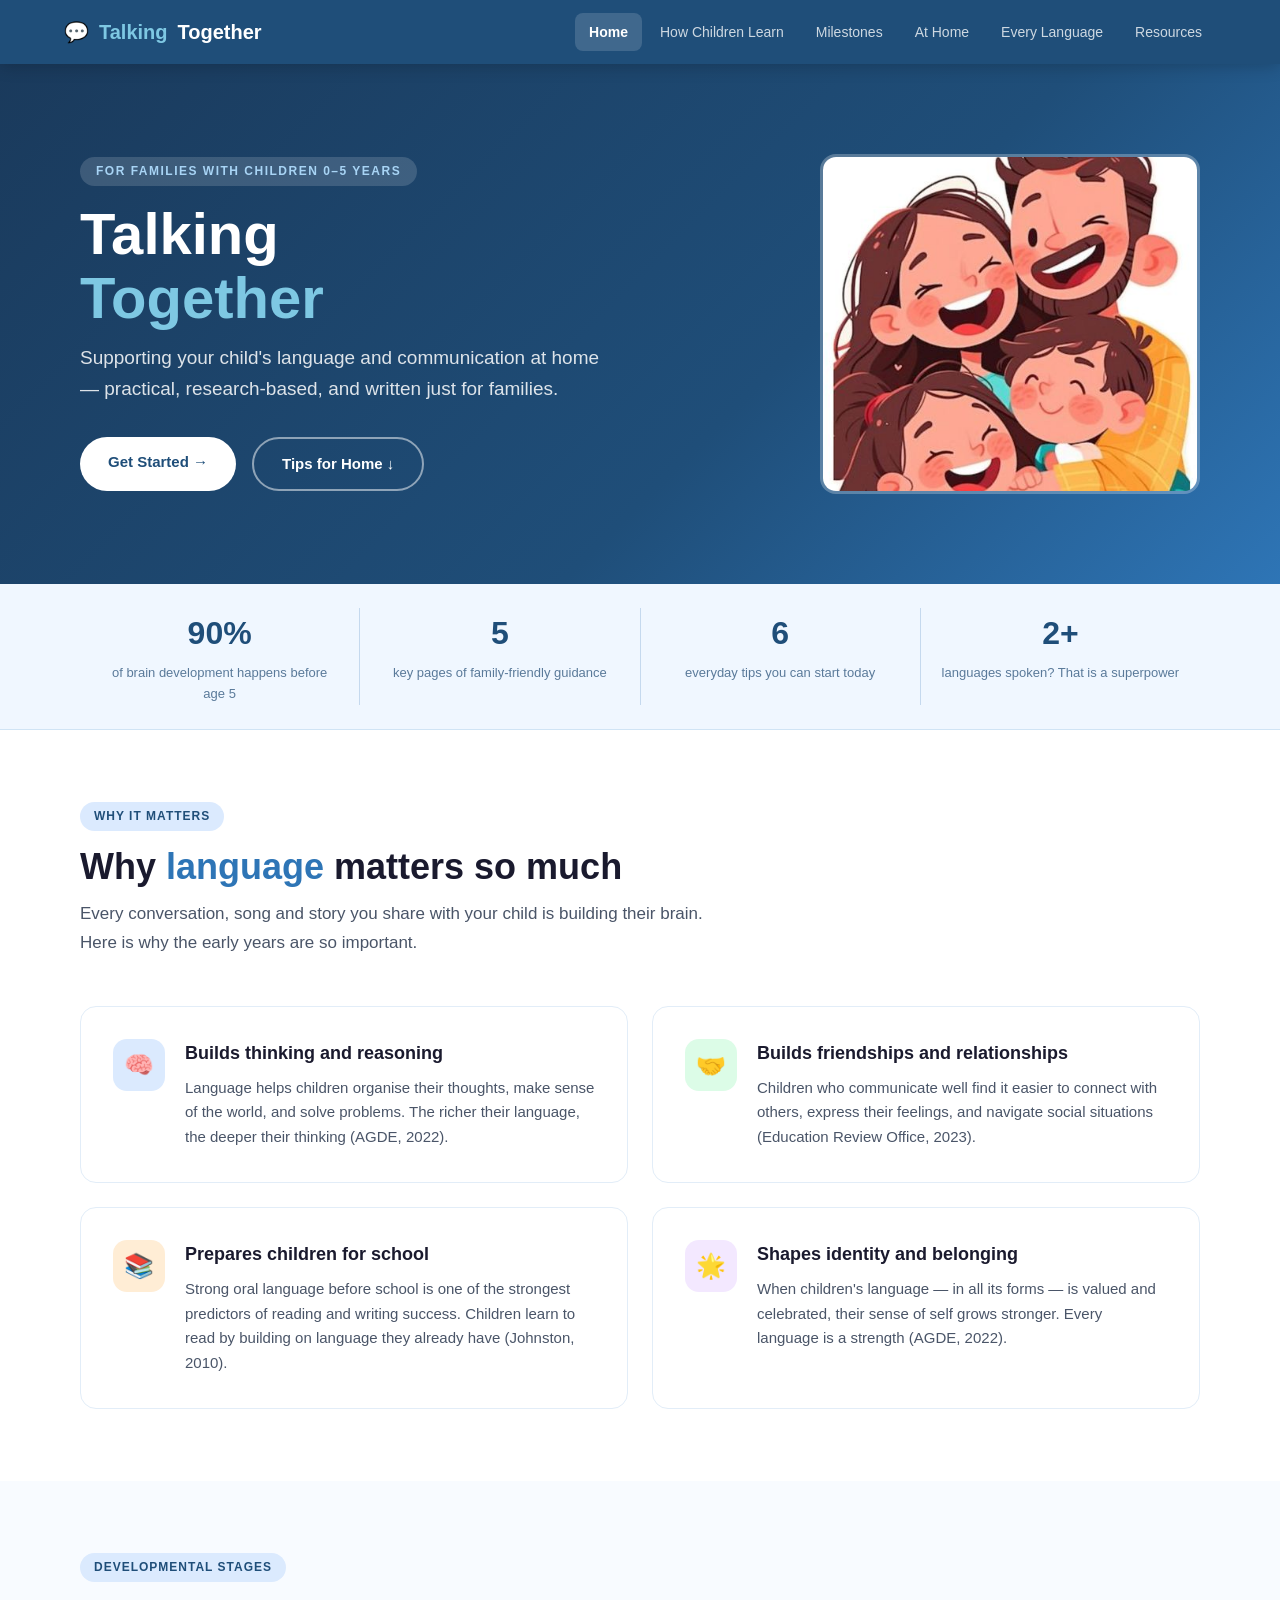
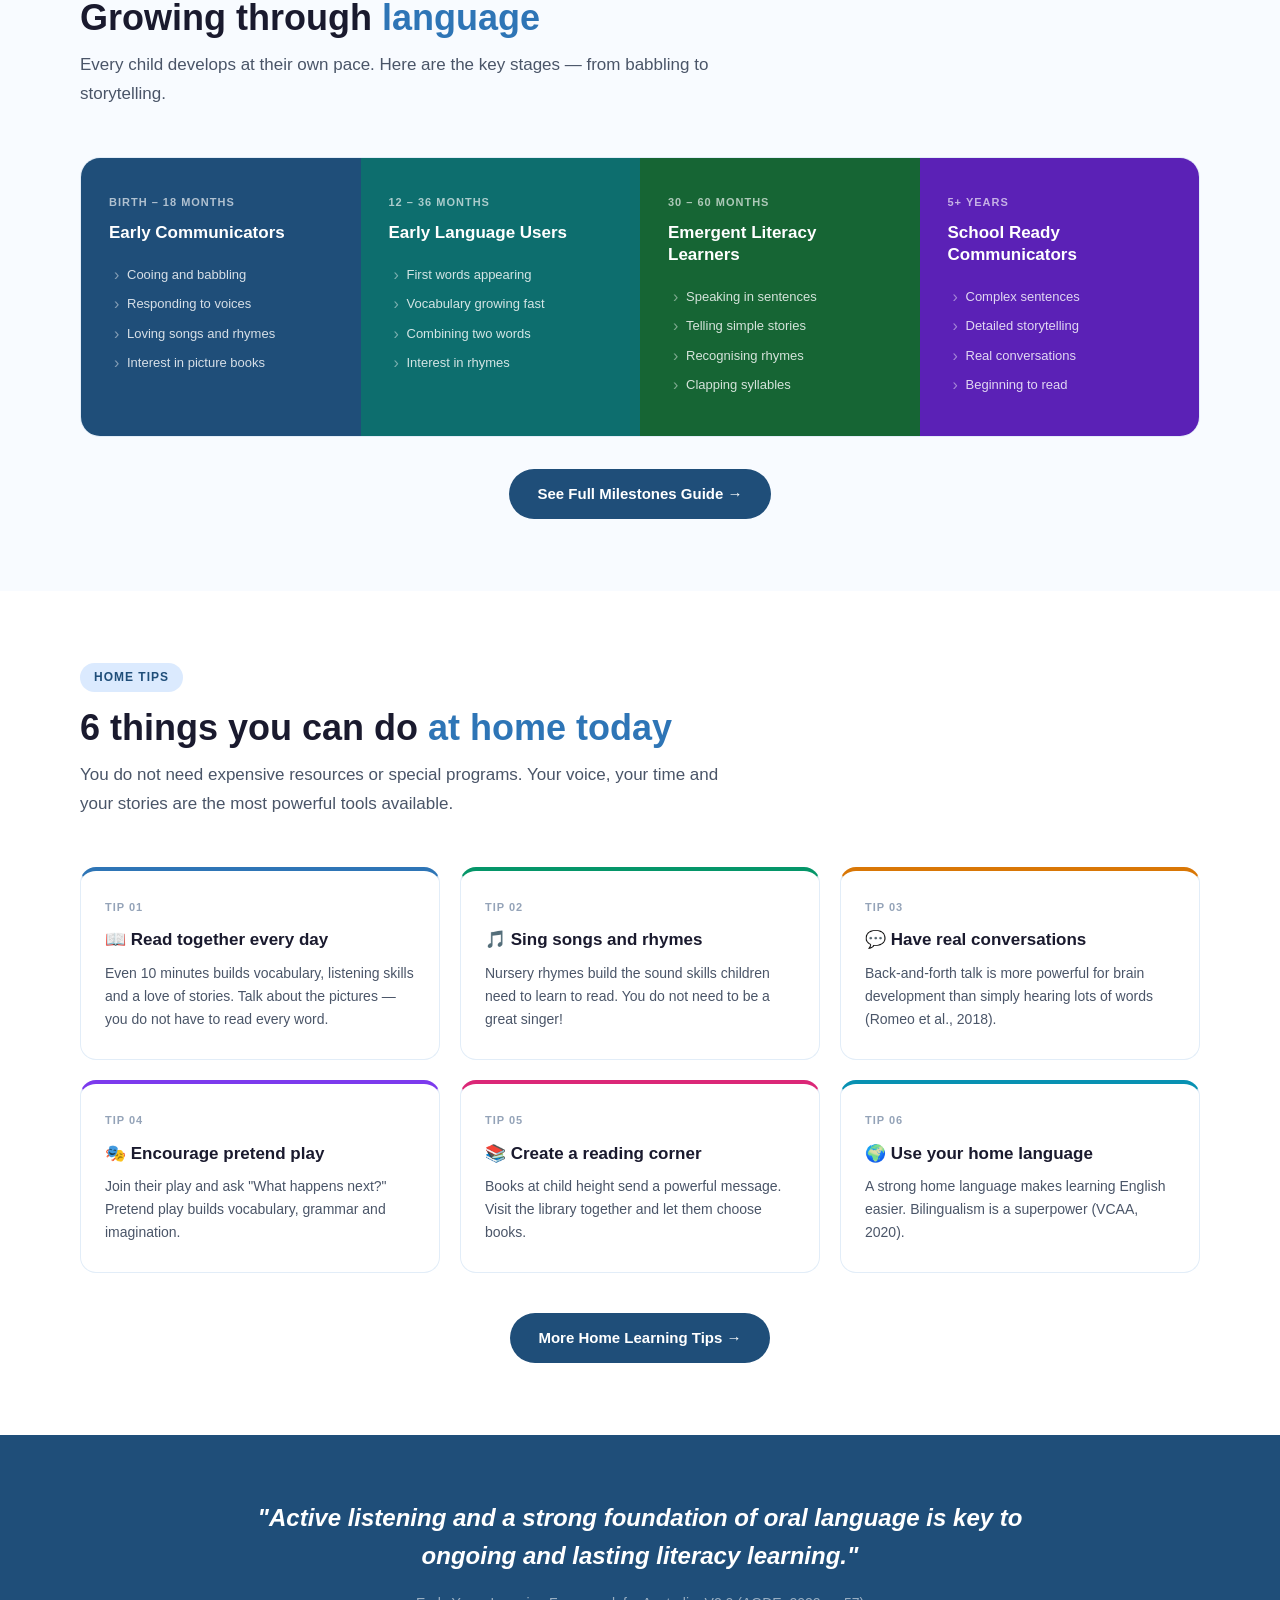
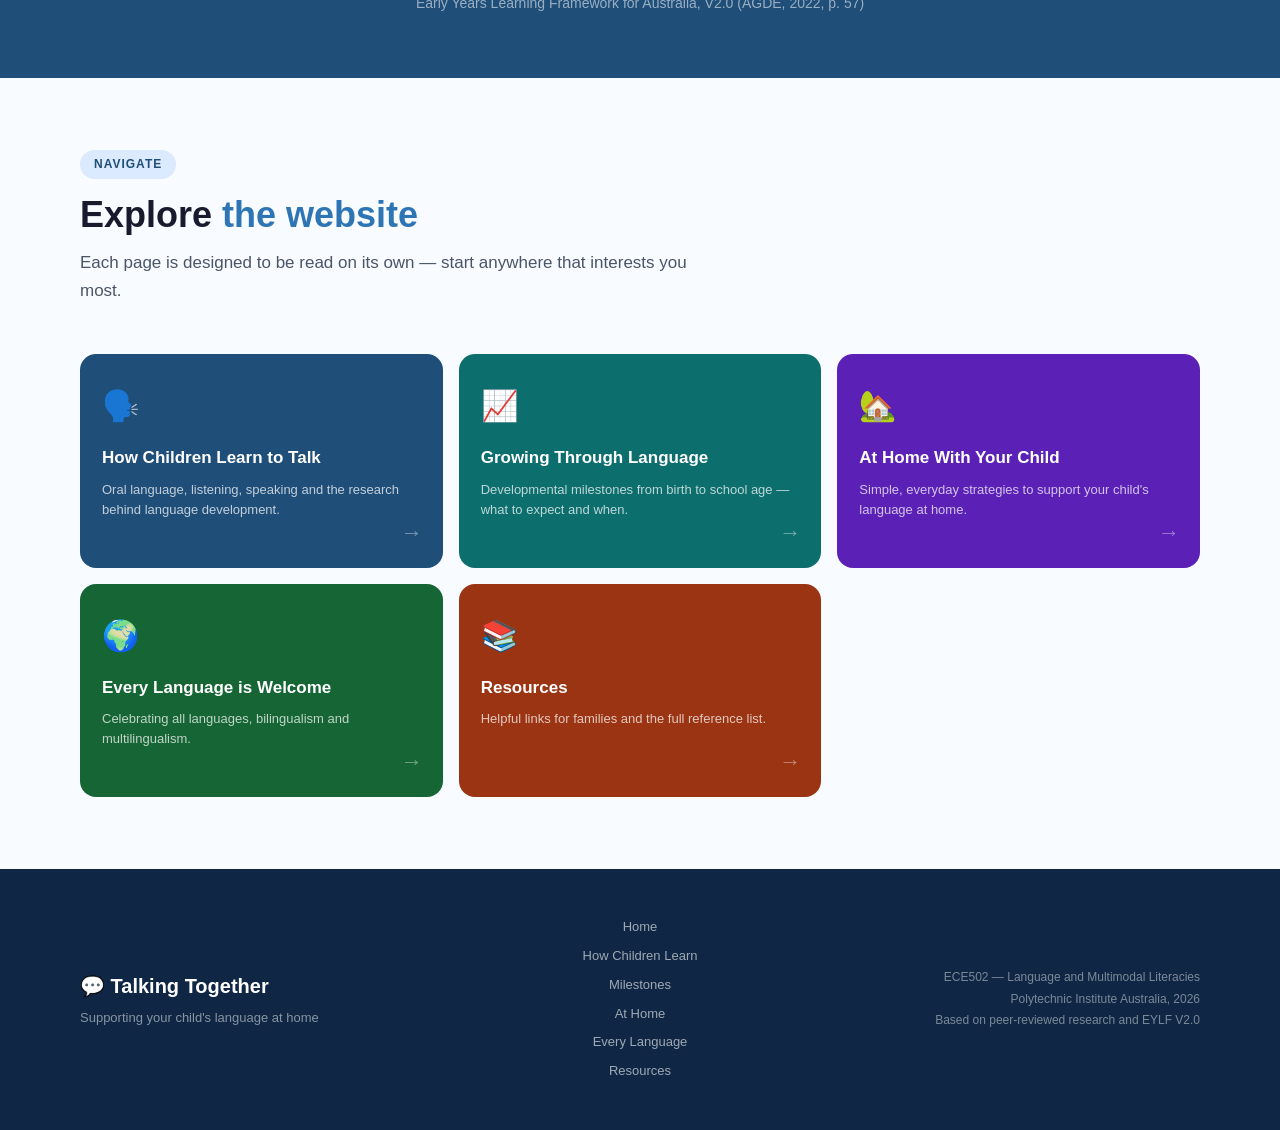
<file: index.html>
<!DOCTYPE html>
<html lang="en">
<head>
<meta charset="UTF-8">
<meta name="viewport" content="width=device-width, initial-scale=1.0">
<title>Home | Talking Together</title>
<link rel="stylesheet" href="css/style.css">
</head>
<body>

<!-- ═══ NAVBAR ═══ -->
<nav class="navbar">
  <a href="index.html" class="nav-brand">💬 <span>Talking</span> Together</a>
  <div class="nav-links">
    <a href="index.html" class="active">Home</a>
    <a href="pages/how-children-learn.html">How Children Learn</a>
    <a href="pages/milestones.html">Milestones</a>
    <a href="pages/at-home.html">At Home</a>
    <a href="pages/every-language.html">Every Language</a>
    <a href="pages/resources.html">Resources</a>
  </div>
  <div class="hamburger"><span></span><span></span><span></span></div>
</nav>

<!-- ═══ HERO ═══ -->
<section style="background:linear-gradient(135deg,#1a3a5c 0%,#1F4E79 60%,#2E75B6 100%);min-height:520px;display:flex;align-items:center;justify-content:space-between;padding:60px 80px;gap:40px;position:relative;overflow:hidden;">
  <div style="flex:1;z-index:2;">
    <div class="page-tag">For families with children 0–5 years</div>
    <h1 style="font-size:58px;font-weight:800;color:#fff;line-height:1.1;margin-bottom:12px;">Talking<br><span style="color:#7ec8e3;">Together</span></h1>
    <p style="font-size:19px;color:rgba(255,255,255,0.85);line-height:1.65;max-width:520px;margin-bottom:32px;">Supporting your child's language and communication at home — practical, research-based, and written just for families.</p>
    <div style="display:flex;gap:16px;flex-wrap:wrap;">
      <a href="pages/how-children-learn.html" class="btn btn-white">Get Started →</a>
      <a href="#tips" class="btn" style="background:transparent;color:#fff;border:2px solid rgba(255,255,255,0.5);">Tips for Home ↓</a>
    </div>
  </div>
  <div class="page-hero-img" style="flex:0 0 380px;height:340px;">
    <!-- Replace src with your image URL -->
    <img src="images/warm-family.jpg" alt="Parent reading with child">
    <!--📸<br><span style="font-size:13px;margin-top:8px;">Add a warm family photo here<br><small style="color:rgba(255,255,255,0.4);">Recommended: parent reading to child</small></span>-->
  </div>
</section>

<!-- ═══ STATS BAR ═══ -->
<div class="stats-bar">
  <div class="stat"><div class="stat-number">90%</div><div class="stat-label">of brain development happens before age 5</div></div>
  <div class="stat"><div class="stat-number">5</div><div class="stat-label">key pages of family-friendly guidance</div></div>
  <div class="stat"><div class="stat-number">6</div><div class="stat-label">everyday tips you can start today</div></div>
  <div class="stat"><div class="stat-number">2+</div><div class="stat-label">languages spoken? That is a superpower</div></div>
</div>

<!-- ═══ WHY LANGUAGE MATTERS ═══ -->
<section class="section">
  <div class="section-tag">Why It Matters</div>
  <h2 class="section-title">Why <span>language</span> matters so much</h2>
  <p class="section-subtitle">Every conversation, song and story you share with your child is building their brain. Here is why the early years are so important.</p>
  <div class="grid-2">
    <div class="card" style="display:flex;gap:20px;align-items:flex-start;">
      <div class="icon-box ib-blue">🧠</div>
      <div><h3 style="font-size:18px;font-weight:700;margin-bottom:8px;">Builds thinking and reasoning</h3><p style="color:var(--muted);font-size:15px;line-height:1.65;">Language helps children organise their thoughts, make sense of the world, and solve problems. The richer their language, the deeper their thinking (AGDE, 2022).</p></div>
    </div>
    <div class="card" style="display:flex;gap:20px;align-items:flex-start;">
      <div class="icon-box ib-green">🤝</div>
      <div><h3 style="font-size:18px;font-weight:700;margin-bottom:8px;">Builds friendships and relationships</h3><p style="color:var(--muted);font-size:15px;line-height:1.65;">Children who communicate well find it easier to connect with others, express their feelings, and navigate social situations (Education Review Office, 2023).</p></div>
    </div>
    <div class="card" style="display:flex;gap:20px;align-items:flex-start;">
      <div class="icon-box ib-orange">📚</div>
      <div><h3 style="font-size:18px;font-weight:700;margin-bottom:8px;">Prepares children for school</h3><p style="color:var(--muted);font-size:15px;line-height:1.65;">Strong oral language before school is one of the strongest predictors of reading and writing success. Children learn to read by building on language they already have (Johnston, 2010).</p></div>
    </div>
    <div class="card" style="display:flex;gap:20px;align-items:flex-start;">
      <div class="icon-box ib-purple">🌟</div>
      <div><h3 style="font-size:18px;font-weight:700;margin-bottom:8px;">Shapes identity and belonging</h3><p style="color:var(--muted);font-size:15px;line-height:1.65;">When children's language — in all its forms — is valued and celebrated, their sense of self grows stronger. Every language is a strength (AGDE, 2022).</p></div>
    </div>
  </div>
</section>

<!-- ═══ MILESTONES PREVIEW ═══ -->
<section class="section section-alt">
  <div class="section-tag">Developmental Stages</div>
  <h2 class="section-title">Growing through <span>language</span></h2>
  <p class="section-subtitle">Every child develops at their own pace. Here are the key stages — from babbling to storytelling.</p>
  <div class="milestone-strip">
    <div class="milestone ms-navy"><div class="milestone-age">Birth – 18 months</div><div class="milestone-stage">Early Communicators</div><ul class="milestone-pts"><li>Cooing and babbling</li><li>Responding to voices</li><li>Loving songs and rhymes</li><li>Interest in picture books</li></ul></div>
    <div class="milestone ms-teal"><div class="milestone-age">12 – 36 months</div><div class="milestone-stage">Early Language Users</div><ul class="milestone-pts"><li>First words appearing</li><li>Vocabulary growing fast</li><li>Combining two words</li><li>Interest in rhymes</li></ul></div>
    <div class="milestone ms-green"><div class="milestone-age">30 – 60 months</div><div class="milestone-stage">Emergent Literacy Learners</div><ul class="milestone-pts"><li>Speaking in sentences</li><li>Telling simple stories</li><li>Recognising rhymes</li><li>Clapping syllables</li></ul></div>
    <div class="milestone ms-purple"><div class="milestone-age">5+ years</div><div class="milestone-stage">School Ready Communicators</div><ul class="milestone-pts"><li>Complex sentences</li><li>Detailed storytelling</li><li>Real conversations</li><li>Beginning to read</li></ul></div>
  </div>
  <div style="text-align:center;margin-top:32px;"><a href="pages/milestones.html" class="btn btn-primary">See Full Milestones Guide →</a></div>
</section>

<!-- ═══ TIPS ═══ -->
<section class="section" id="tips">
  <div class="section-tag">Home Tips</div>
  <h2 class="section-title">6 things you can do <span>at home today</span></h2>
  <p class="section-subtitle">You do not need expensive resources or special programs. Your voice, your time and your stories are the most powerful tools available.</p>
  <div class="grid-3">
    <div class="tip-card tc-blue"><div class="tip-num">Tip 01</div><h3>📖 Read together every day</h3><p>Even 10 minutes builds vocabulary, listening skills and a love of stories. Talk about the pictures — you do not have to read every word.</p></div>
    <div class="tip-card tc-green"><div class="tip-num">Tip 02</div><h3>🎵 Sing songs and rhymes</h3><p>Nursery rhymes build the sound skills children need to learn to read. You do not need to be a great singer!</p></div>
    <div class="tip-card tc-orange"><div class="tip-num">Tip 03</div><h3>💬 Have real conversations</h3><p>Back-and-forth talk is more powerful for brain development than simply hearing lots of words (Romeo et al., 2018).</p></div>
    <div class="tip-card tc-purple"><div class="tip-num">Tip 04</div><h3>🎭 Encourage pretend play</h3><p>Join their play and ask "What happens next?" Pretend play builds vocabulary, grammar and imagination.</p></div>
    <div class="tip-card tc-pink"><div class="tip-num">Tip 05</div><h3>📚 Create a reading corner</h3><p>Books at child height send a powerful message. Visit the library together and let them choose books.</p></div>
    <div class="tip-card tc-teal"><div class="tip-num">Tip 06</div><h3>🌍 Use your home language</h3><p>A strong home language makes learning English easier. Bilingualism is a superpower (VCAA, 2020).</p></div>
  </div>
  <div style="text-align:center;margin-top:40px;"><a href="pages/at-home.html" class="btn btn-primary">More Home Learning Tips →</a></div>
</section>

<!-- ═══ QUOTE ═══ -->
<div class="quote-band">
  <p class="quote-text">"Active listening and a strong foundation of oral language is key to ongoing and lasting literacy learning."</p>
  <p class="quote-source">Early Years Learning Framework for Australia, V2.0 (AGDE, 2022, p. 57)</p>
</div>

<!-- ═══ EXPLORE THE SITE ═══ -->
<section class="section section-alt">
  <div class="section-tag">Navigate</div>
  <h2 class="section-title">Explore <span>the website</span></h2>
  <p class="section-subtitle">Each page is designed to be read on its own — start anywhere that interests you most.</p>
  <div class="nav-page-cards">
    <a href="pages/how-children-learn.html" class="nav-page-card npc-1"><div class="npc-icon">🗣️</div><h3>How Children Learn to Talk</h3><p>Oral language, listening, speaking and the research behind language development.</p><span class="npc-arrow">→</span></a>
    <a href="pages/milestones.html" class="nav-page-card npc-2"><div class="npc-icon">📈</div><h3>Growing Through Language</h3><p>Developmental milestones from birth to school age — what to expect and when.</p><span class="npc-arrow">→</span></a>
    <a href="pages/at-home.html" class="nav-page-card npc-3"><div class="npc-icon">🏡</div><h3>At Home With Your Child</h3><p>Simple, everyday strategies to support your child's language at home.</p><span class="npc-arrow">→</span></a>
    <a href="pages/every-language.html" class="nav-page-card npc-4"><div class="npc-icon">🌍</div><h3>Every Language is Welcome</h3><p>Celebrating all languages, bilingualism and multilingualism.</p><span class="npc-arrow">→</span></a>
    <a href="pages/resources.html" class="nav-page-card npc-5"><div class="npc-icon">📚</div><h3>Resources</h3><p>Helpful links for families and the full reference list.</p><span class="npc-arrow">→</span></a>
  </div>
</section>

<!-- ═══ FOOTER ═══ -->
<footer class="footer">
  <div><div class="footer-brand">💬 Talking Together</div><div class="footer-tagline">Supporting your child's language at home</div></div>
  <div class="footer-nav">
    <a href="index.html">Home</a><a href="pages/how-children-learn.html">How Children Learn</a>
    <a href="pages/milestones.html">Milestones</a><a href="pages/at-home.html">At Home</a>
    <a href="pages/every-language.html">Every Language</a><a href="pages/resources.html">Resources</a>
  </div>
  <div class="footer-info">ECE502 — Language and Multimodal Literacies<br>Polytechnic Institute Australia, 2026<br>Based on peer-reviewed research and EYLF V2.0</div>
</footer>

<script src="js/main.js"></script>
</body>
</html>
</file>
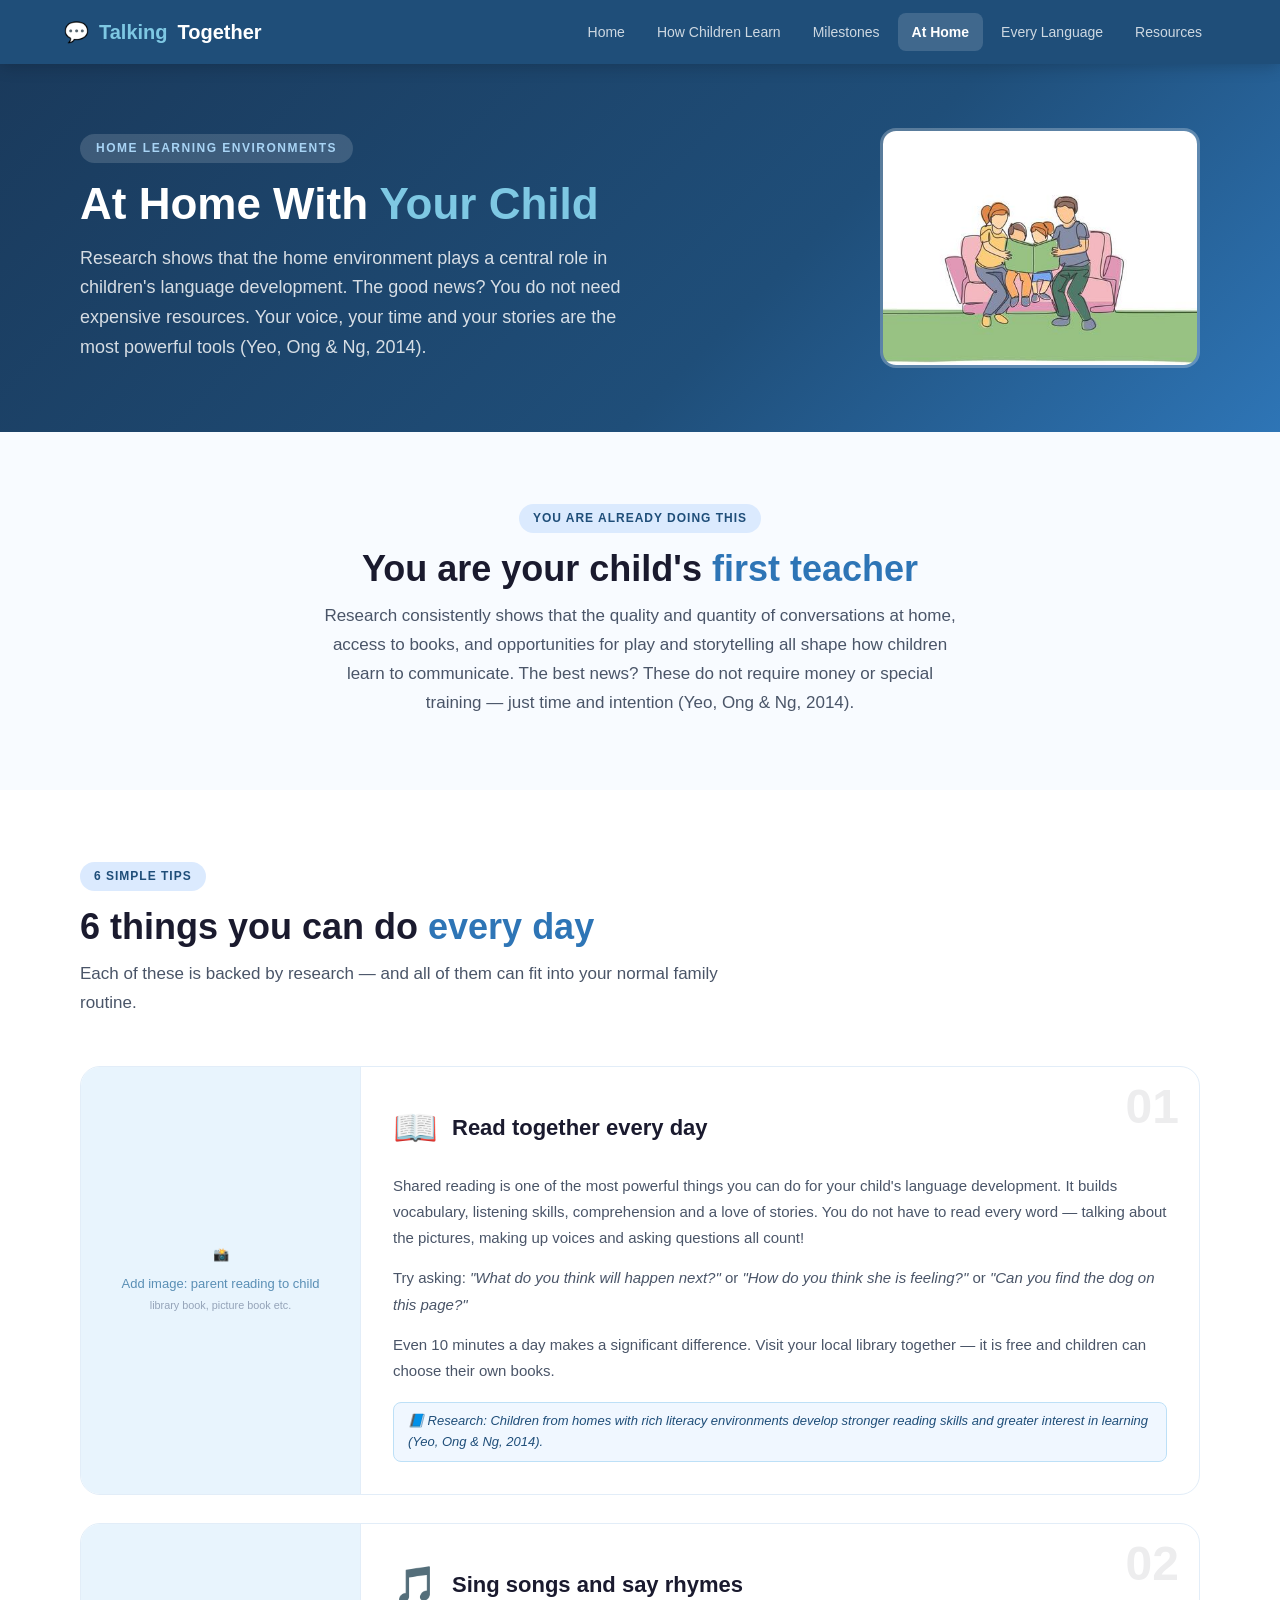
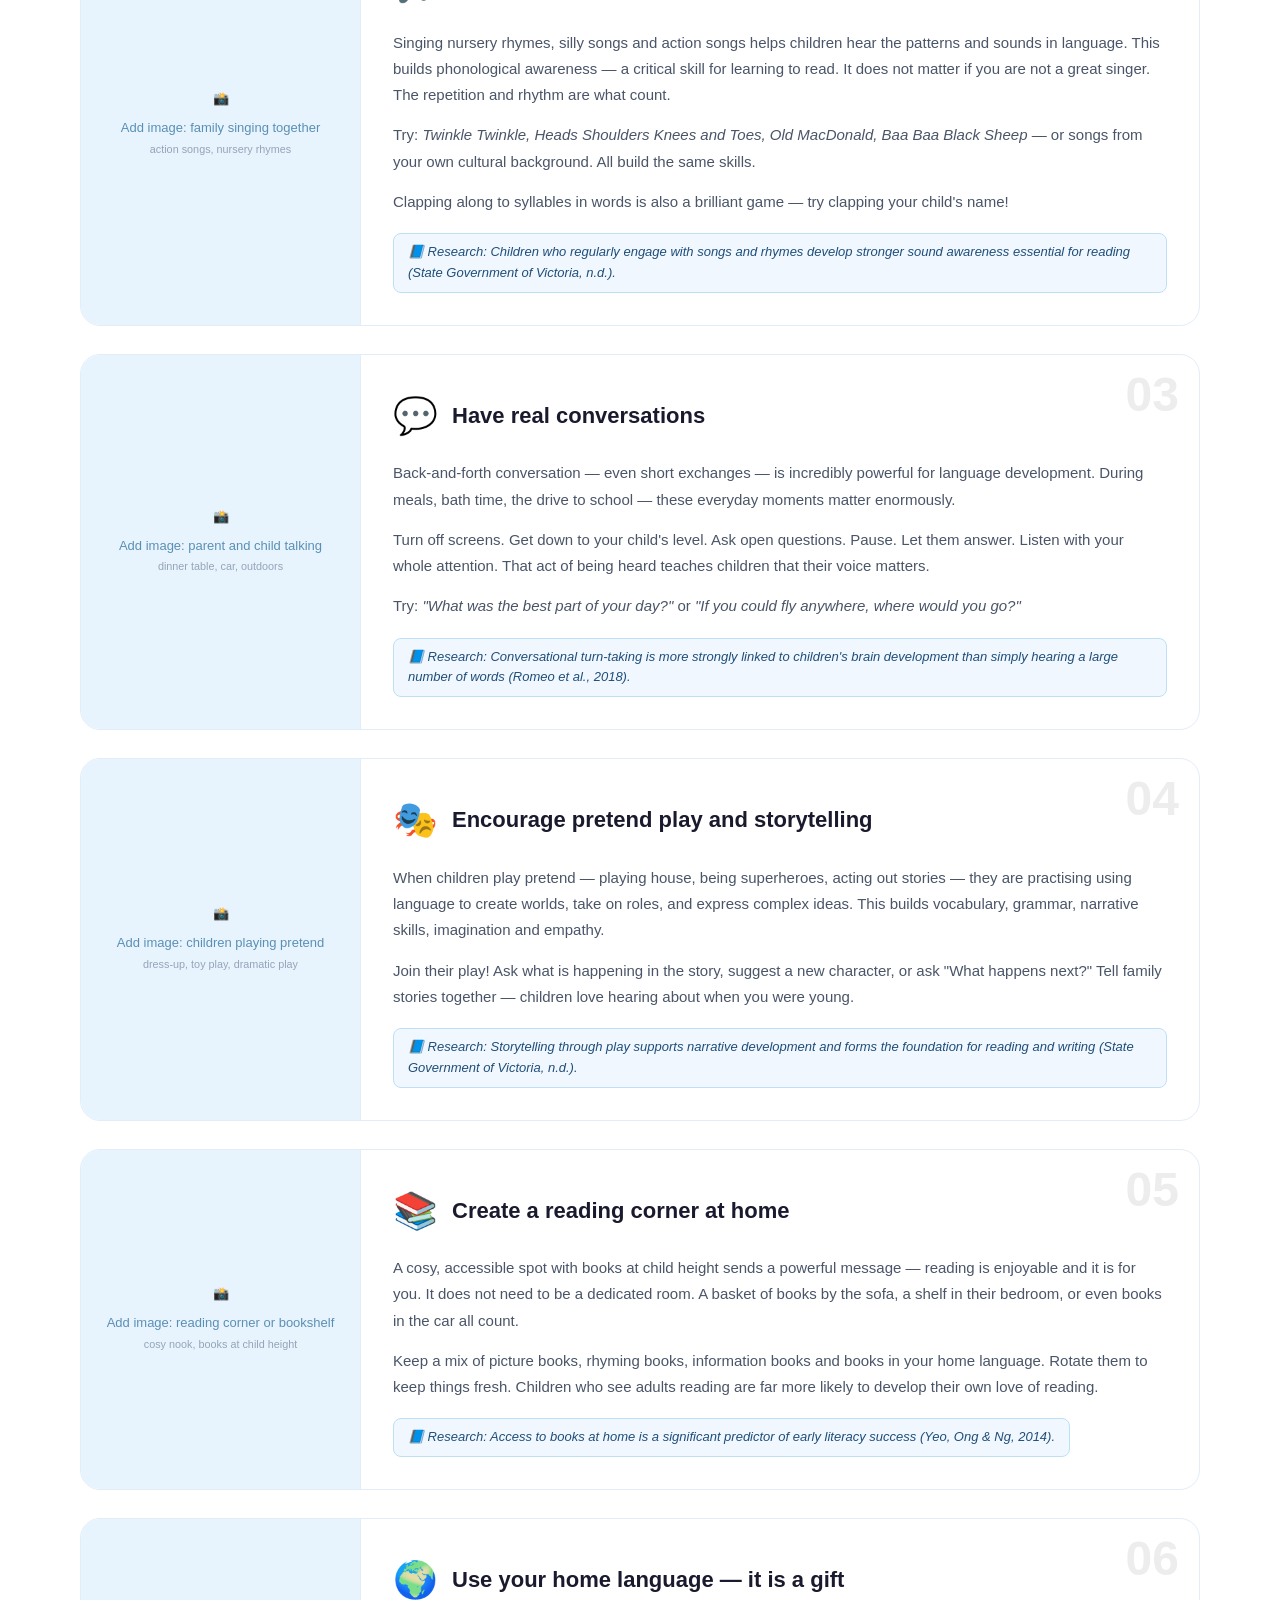
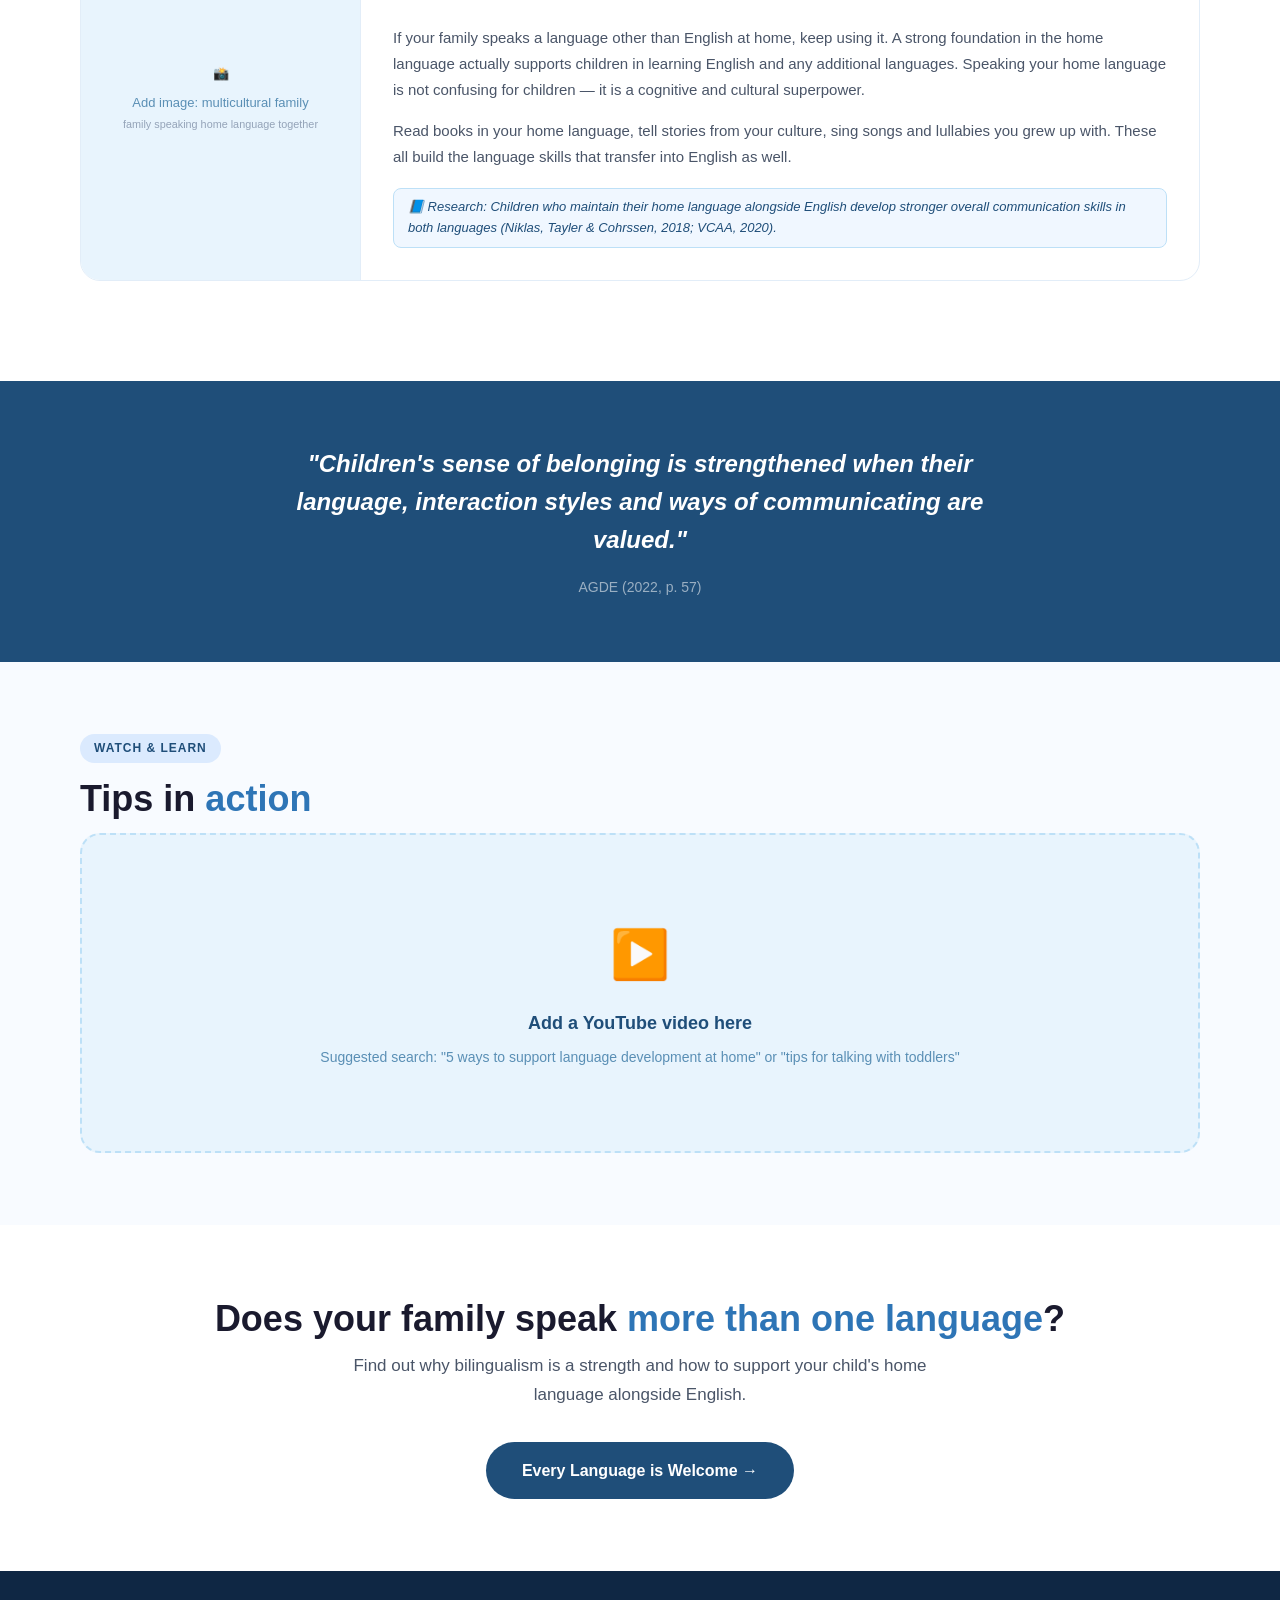
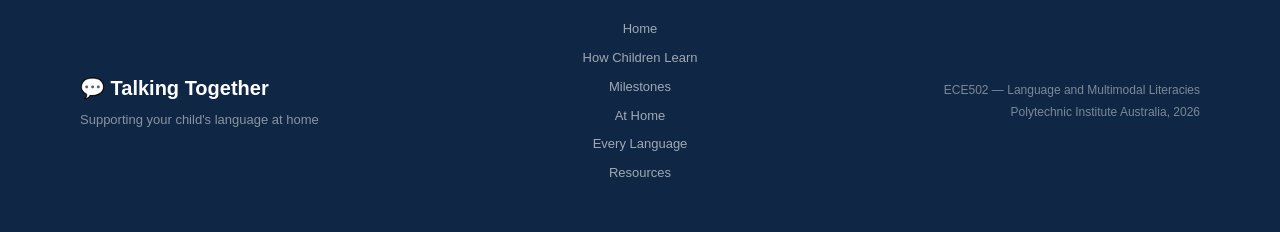
<file: pages/at-home.html>
<!DOCTYPE html>
<html lang="en">
<head>
<meta charset="UTF-8">
<meta name="viewport" content="width=device-width, initial-scale=1.0">
<title>At Home With Your Child | Talking Together</title>
<link rel="stylesheet" href="../css/style.css">
<style>
.big-tip {
  border-radius: 20px;
  overflow: hidden;
  border: 1px solid var(--border);
  margin-bottom: 28px;
  display: grid;
  grid-template-columns: 280px 1fr;
}
.big-tip-img {
  background: #e8f4fd;
  border-right: 1px solid var(--border);
  display: flex; align-items: center; justify-content: center;
  flex-direction: column; gap: 8px;
  color: #5a8fb5; font-size: 13px; text-align: center;
  padding: 20px; min-height: 200px;
}
.big-tip-body { padding: 32px; }
.tip-number { font-size: 48px; font-weight: 900; opacity: 0.08; position: absolute; top: 16px; right: 20px; line-height: 1; }
.big-tip-body { position: relative; overflow: hidden; }
.tip-header { display: flex; align-items: center; gap: 14px; margin-bottom: 16px; }
.tip-emoji { font-size: 36px; }
.tip-title { font-size: 22px; font-weight: 800; color: var(--text); }
.tip-body p { font-size: 15px; color: var(--muted); line-height: 1.75; margin-bottom: 14px; }
.research-tag { display: inline-block; background: #f0f7ff; border: 1px solid #bde0f7; border-radius: 8px; padding: 8px 14px; font-size: 13px; color: #1F4E79; font-style: italic; margin-top: 4px; }
@media(max-width:768px){ .big-tip { grid-template-columns: 1fr; } .big-tip-img { min-height: 160px; } }
</style>
</head>
<body>

<nav class="navbar">
  <a href="../index.html" class="nav-brand">💬 <span>Talking</span> Together</a>
  <div class="nav-links">
    <a href="../index.html">Home</a>
    <a href="how-children-learn.html">How Children Learn</a>
    <a href="milestones.html">Milestones</a>
    <a href="at-home.html" class="active">At Home</a>
    <a href="every-language.html">Every Language</a>
    <a href="resources.html">Resources</a>
  </div>
  <div class="hamburger"><span></span><span></span><span></span></div>
</nav>

<section class="page-hero">
  <div class="page-hero-text">
    <div class="page-tag">Home Learning Environments</div>
    <h1>At Home With <span>Your Child</span></h1>
    <p>Research shows that the home environment plays a central role in children's language development. The good news? You do not need expensive resources. Your voice, your time and your stories are the most powerful tools (Yeo, Ong &amp; Ng, 2014).</p>
  </div>
  <div class="page-hero-img">
    <img src="../images/family-moment.jpg" 
       alt="Multicultural family at home" 
       style="width:100%;height:100%;object-fit:cover;">
   <!-- 📸<br><span style="font-size:13px;margin-top:8px;">Add image here<br><small style="color:rgba(255,255,255,0.4);">Suggested: warm family moment at home</small></span>-->
  </div>
</section>

<!-- INTRO -->
<section class="section section-alt" style="text-align:center;">
  <div class="section-tag">You Are Already Doing This</div>
  <h2 class="section-title">You are your child's <span>first teacher</span></h2>
  <p class="section-subtitle" style="margin:0 auto;">Research consistently shows that the quality and quantity of conversations at home, access to books, and opportunities for play and storytelling all shape how children learn to communicate. The best news? These do not require money or special training — just time and intention (Yeo, Ong &amp; Ng, 2014).</p>
</section>

<!-- 6 BIG TIPS -->
<section class="section">
  <div class="section-tag">6 Simple Tips</div>
  <h2 class="section-title">6 things you can do <span>every day</span></h2>
  <p class="section-subtitle">Each of these is backed by research — and all of them can fit into your normal family routine.</p>

  <div class="big-tip">
    <div class="big-tip-img">📸<br><span>Add image: parent reading to child<br><small style="color:#94a3b8;">library book, picture book etc.</small></span></div>
    <div class="big-tip-body">
      <span class="tip-number">01</span>
      <div class="tip-header"><span class="tip-emoji">📖</span><h3 class="tip-title">Read together every day</h3></div>
      <div class="tip-body">
        <p>Shared reading is one of the most powerful things you can do for your child's language development. It builds vocabulary, listening skills, comprehension and a love of stories. You do not have to read every word — talking about the pictures, making up voices and asking questions all count!</p>
        <p>Try asking: <em>"What do you think will happen next?"</em> or <em>"How do you think she is feeling?"</em> or <em>"Can you find the dog on this page?"</em></p>
        <p>Even 10 minutes a day makes a significant difference. Visit your local library together — it is free and children can choose their own books.</p>
        <span class="research-tag">📘 Research: Children from homes with rich literacy environments develop stronger reading skills and greater interest in learning (Yeo, Ong &amp; Ng, 2014).</span>
      </div>
    </div>
  </div>

  <div class="big-tip">
    <div class="big-tip-img">📸<br><span>Add image: family singing together<br><small style="color:#94a3b8;">action songs, nursery rhymes</small></span></div>
    <div class="big-tip-body">
      <span class="tip-number">02</span>
      <div class="tip-header"><span class="tip-emoji">🎵</span><h3 class="tip-title">Sing songs and say rhymes</h3></div>
      <div class="tip-body">
        <p>Singing nursery rhymes, silly songs and action songs helps children hear the patterns and sounds in language. This builds phonological awareness — a critical skill for learning to read. It does not matter if you are not a great singer. The repetition and rhythm are what count.</p>
        <p>Try: <em>Twinkle Twinkle, Heads Shoulders Knees and Toes, Old MacDonald, Baa Baa Black Sheep</em> — or songs from your own cultural background. All build the same skills.</p>
        <p>Clapping along to syllables in words is also a brilliant game — try clapping your child's name!</p>
        <span class="research-tag">📘 Research: Children who regularly engage with songs and rhymes develop stronger sound awareness essential for reading (State Government of Victoria, n.d.).</span>
      </div>
    </div>
  </div>

  <div class="big-tip">
    <div class="big-tip-img">📸<br><span>Add image: parent and child talking<br><small style="color:#94a3b8;">dinner table, car, outdoors</small></span></div>
    <div class="big-tip-body">
      <span class="tip-number">03</span>
      <div class="tip-header"><span class="tip-emoji">💬</span><h3 class="tip-title">Have real conversations</h3></div>
      <div class="tip-body">
        <p>Back-and-forth conversation — even short exchanges — is incredibly powerful for language development. During meals, bath time, the drive to school — these everyday moments matter enormously.</p>
        <p>Turn off screens. Get down to your child's level. Ask open questions. Pause. Let them answer. Listen with your whole attention. That act of being heard teaches children that their voice matters.</p>
        <p>Try: <em>"What was the best part of your day?"</em> or <em>"If you could fly anywhere, where would you go?"</em></p>
        <span class="research-tag">📘 Research: Conversational turn-taking is more strongly linked to children's brain development than simply hearing a large number of words (Romeo et al., 2018).</span>
      </div>
    </div>
  </div>

  <div class="big-tip">
    <div class="big-tip-img">📸<br><span>Add image: children playing pretend<br><small style="color:#94a3b8;">dress-up, toy play, dramatic play</small></span></div>
    <div class="big-tip-body">
      <span class="tip-number">04</span>
      <div class="tip-header"><span class="tip-emoji">🎭</span><h3 class="tip-title">Encourage pretend play and storytelling</h3></div>
      <div class="tip-body">
        <p>When children play pretend — playing house, being superheroes, acting out stories — they are practising using language to create worlds, take on roles, and express complex ideas. This builds vocabulary, grammar, narrative skills, imagination and empathy.</p>
        <p>Join their play! Ask what is happening in the story, suggest a new character, or ask "What happens next?" Tell family stories together — children love hearing about when you were young.</p>
        <span class="research-tag">📘 Research: Storytelling through play supports narrative development and forms the foundation for reading and writing (State Government of Victoria, n.d.).</span>
      </div>
    </div>
  </div>

  <div class="big-tip">
    <div class="big-tip-img">📸<br><span>Add image: reading corner or bookshelf<br><small style="color:#94a3b8;">cosy nook, books at child height</small></span></div>
    <div class="big-tip-body">
      <span class="tip-number">05</span>
      <div class="tip-header"><span class="tip-emoji">📚</span><h3 class="tip-title">Create a reading corner at home</h3></div>
      <div class="tip-body">
        <p>A cosy, accessible spot with books at child height sends a powerful message — reading is enjoyable and it is for you. It does not need to be a dedicated room. A basket of books by the sofa, a shelf in their bedroom, or even books in the car all count.</p>
        <p>Keep a mix of picture books, rhyming books, information books and books in your home language. Rotate them to keep things fresh. Children who see adults reading are far more likely to develop their own love of reading.</p>
        <span class="research-tag">📘 Research: Access to books at home is a significant predictor of early literacy success (Yeo, Ong &amp; Ng, 2014).</span>
      </div>
    </div>
  </div>

  <div class="big-tip">
    <div class="big-tip-img">📸<br><span>Add image: multicultural family<br><small style="color:#94a3b8;">family speaking home language together</small></span></div>
    <div class="big-tip-body">
      <span class="tip-number">06</span>
      <div class="tip-header"><span class="tip-emoji">🌍</span><h3 class="tip-title">Use your home language — it is a gift</h3></div>
      <div class="tip-body">
        <p>If your family speaks a language other than English at home, keep using it. A strong foundation in the home language actually supports children in learning English and any additional languages. Speaking your home language is not confusing for children — it is a cognitive and cultural superpower.</p>
        <p>Read books in your home language, tell stories from your culture, sing songs and lullabies you grew up with. These all build the language skills that transfer into English as well.</p>
        <span class="research-tag">📘 Research: Children who maintain their home language alongside English develop stronger overall communication skills in both languages (Niklas, Tayler &amp; Cohrssen, 2018; VCAA, 2020).</span>
      </div>
    </div>
  </div>
</section>

<div class="quote-band">
  <p class="quote-text">"Children's sense of belonging is strengthened when their language, interaction styles and ways of communicating are valued."</p>
  <p class="quote-source">AGDE (2022, p. 57)</p>
</div>

<!-- VIDEO -->
<section class="section section-alt">
  <div class="section-tag">Watch & Learn</div>
  <h2 class="section-title">Tips in <span>action</span></h2>
  <div style="background:#e8f4fd;border:2px dashed #bde0f7;border-radius:20px;height:320px;display:flex;align-items:center;justify-content:center;flex-direction:column;gap:16px;color:#5a8fb5;text-align:center;padding:40px;">
    <div style="font-size:48px;">▶️</div>
    <div>
      <strong style="font-size:18px;color:#1F4E79;">Add a YouTube video here</strong><br>
      <span style="font-size:14px;margin-top:8px;display:block;">Suggested search: "5 ways to support language development at home" or "tips for talking with toddlers"</span>
    </div>
  </div>
</section>

<section class="section" style="text-align:center;">
  <h2 class="section-title">Does your family speak <span>more than one language</span>?</h2>
  <p class="section-subtitle" style="margin:0 auto 32px;">Find out why bilingualism is a strength and how to support your child's home language alongside English.</p>
  <a href="every-language.html" class="btn btn-primary" style="font-size:16px;padding:16px 36px;">Every Language is Welcome →</a>
</section>

<footer class="footer">
  <div><div class="footer-brand">💬 Talking Together</div><div class="footer-tagline">Supporting your child's language at home</div></div>
  <div class="footer-nav">
    <a href="../index.html">Home</a><a href="how-children-learn.html">How Children Learn</a>
    <a href="milestones.html">Milestones</a><a href="at-home.html">At Home</a>
    <a href="every-language.html">Every Language</a><a href="resources.html">Resources</a>
  </div>
  <div class="footer-info">ECE502 — Language and Multimodal Literacies<br>Polytechnic Institute Australia, 2026</div>
</footer>
<script src="../js/main.js"></script>
</body>
</html>
</file>
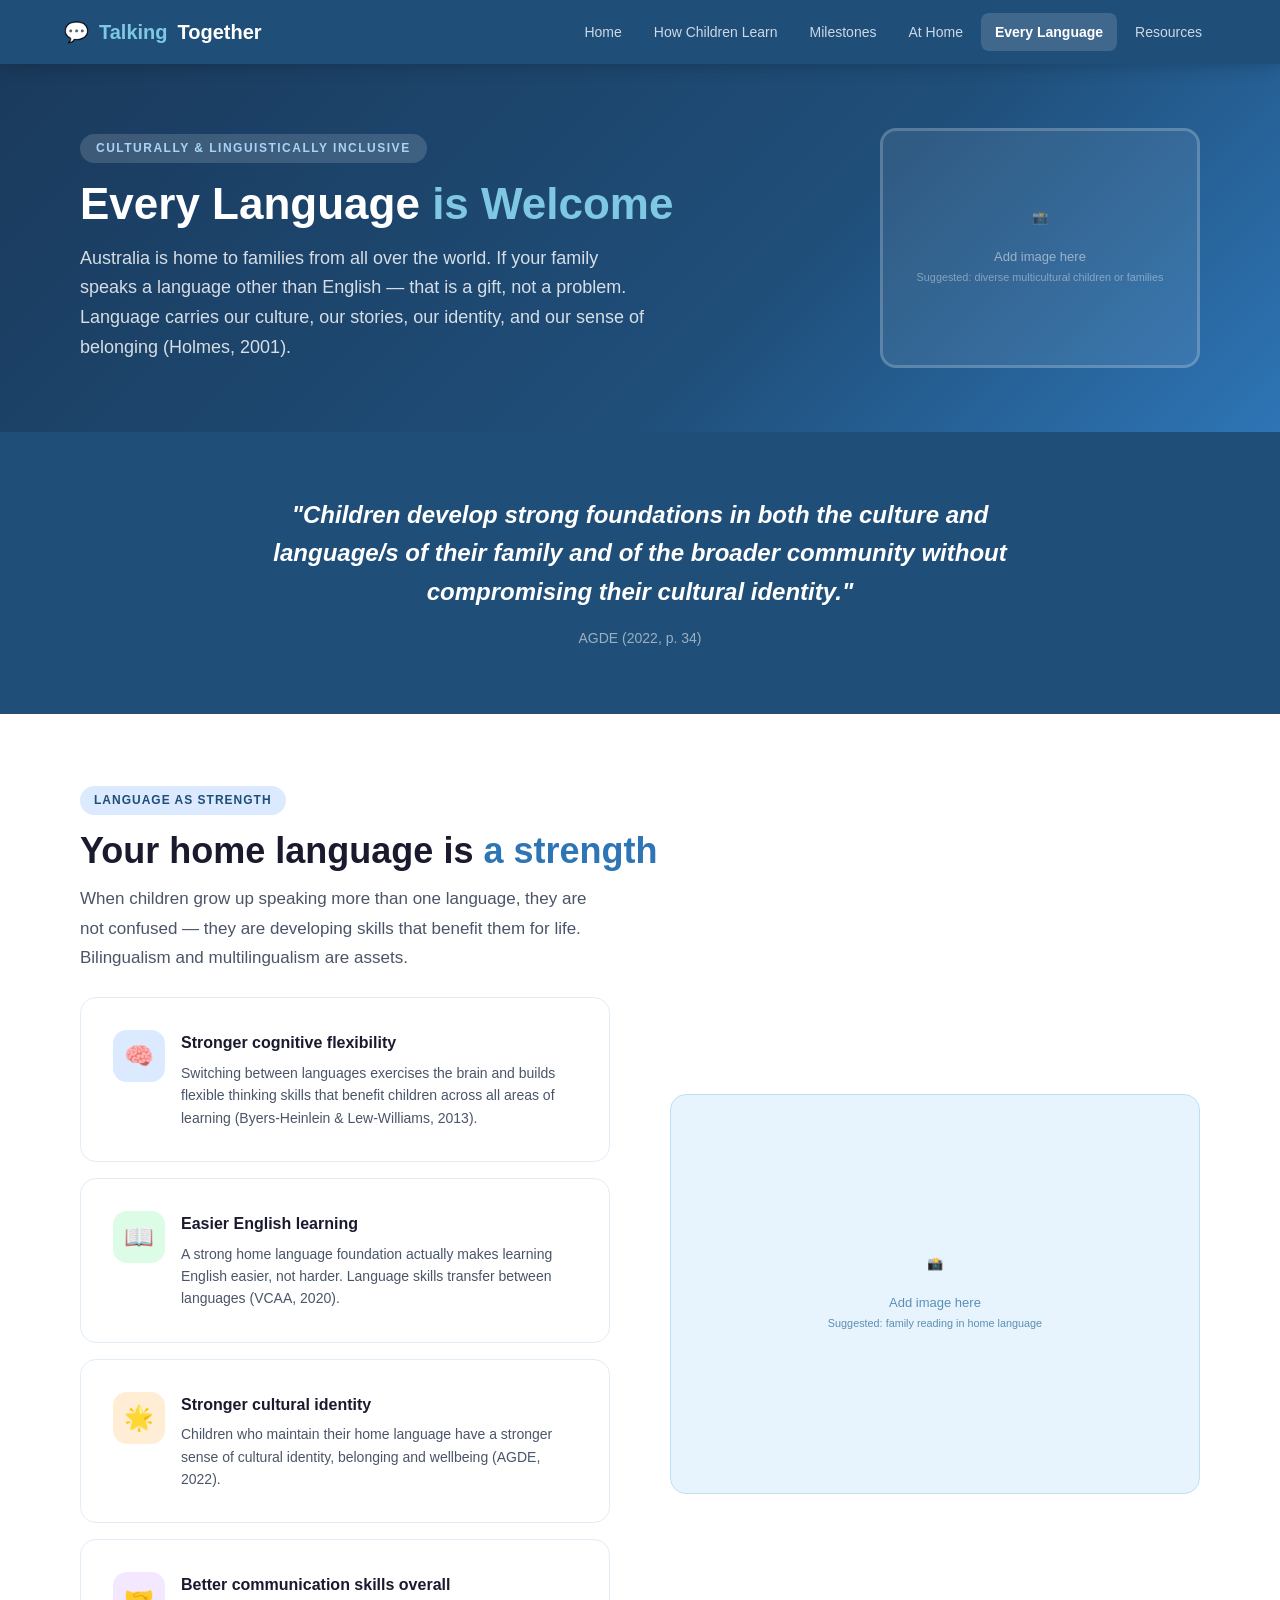
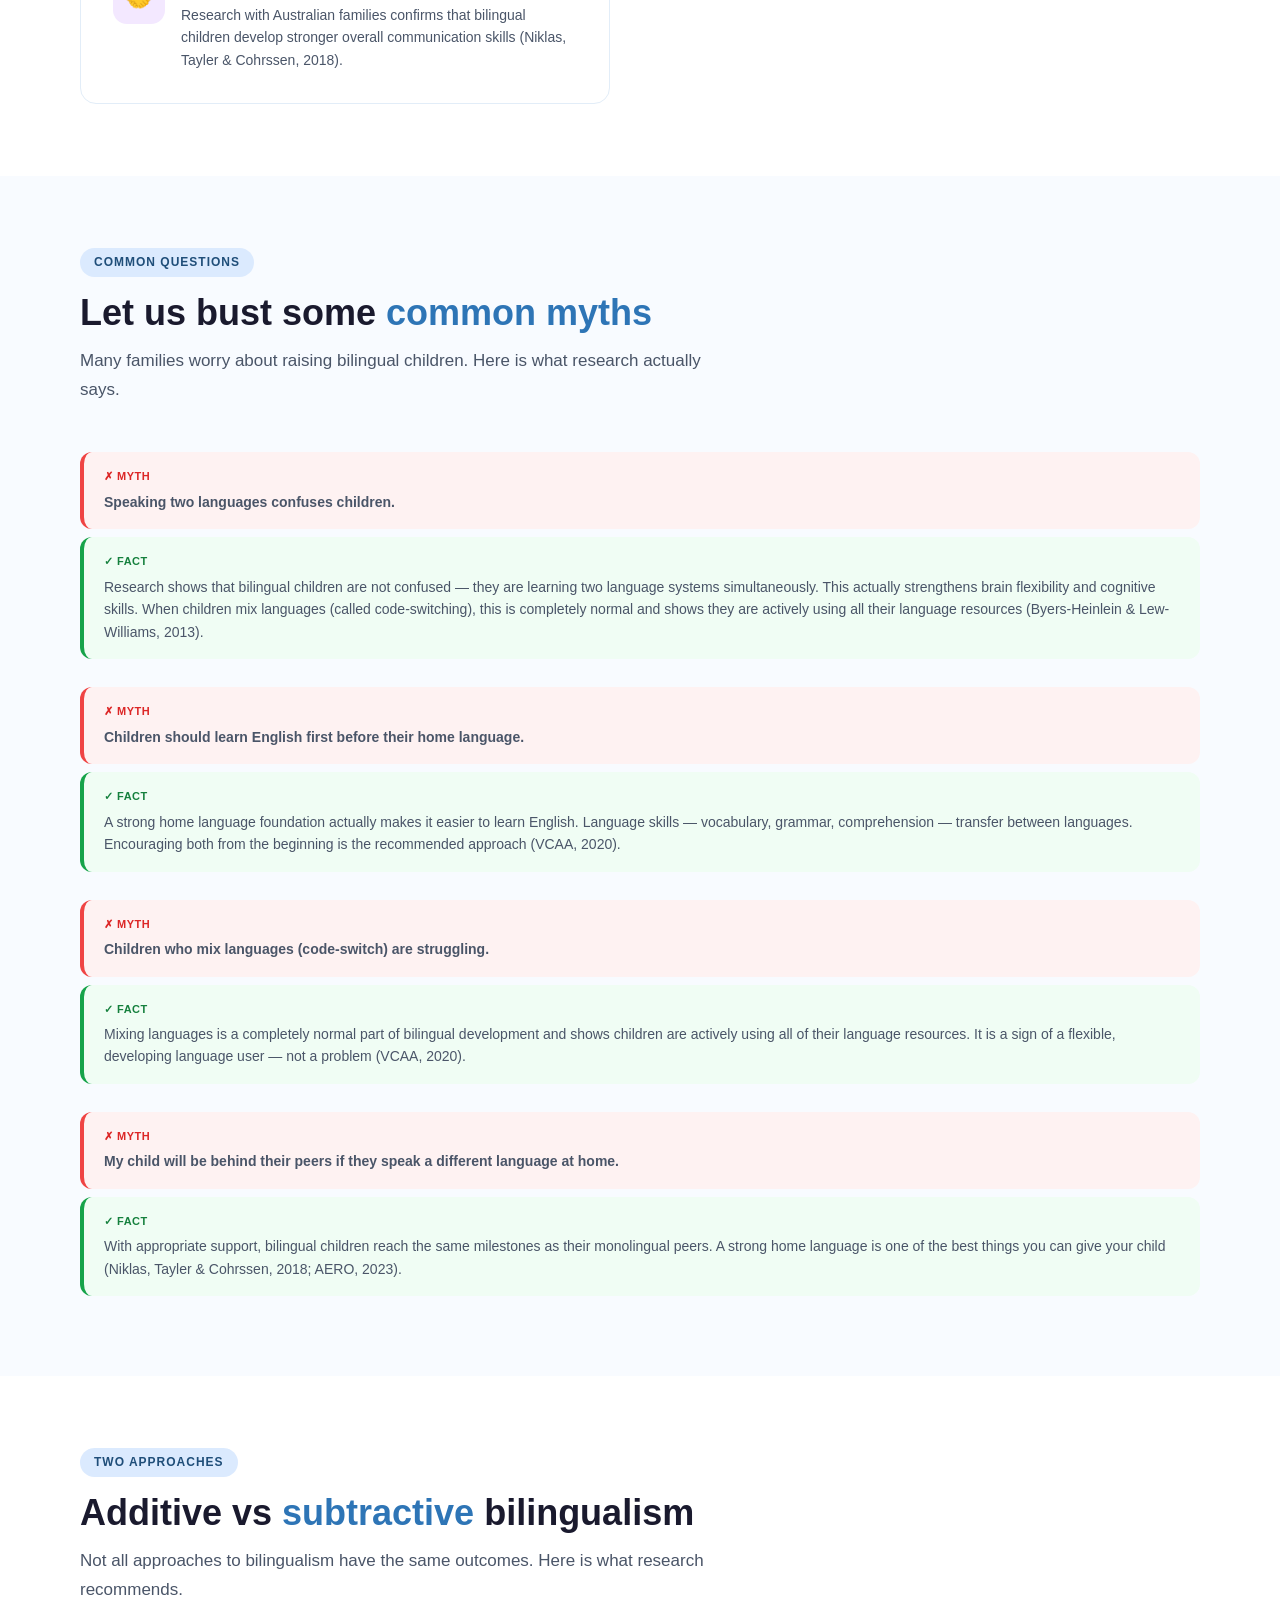
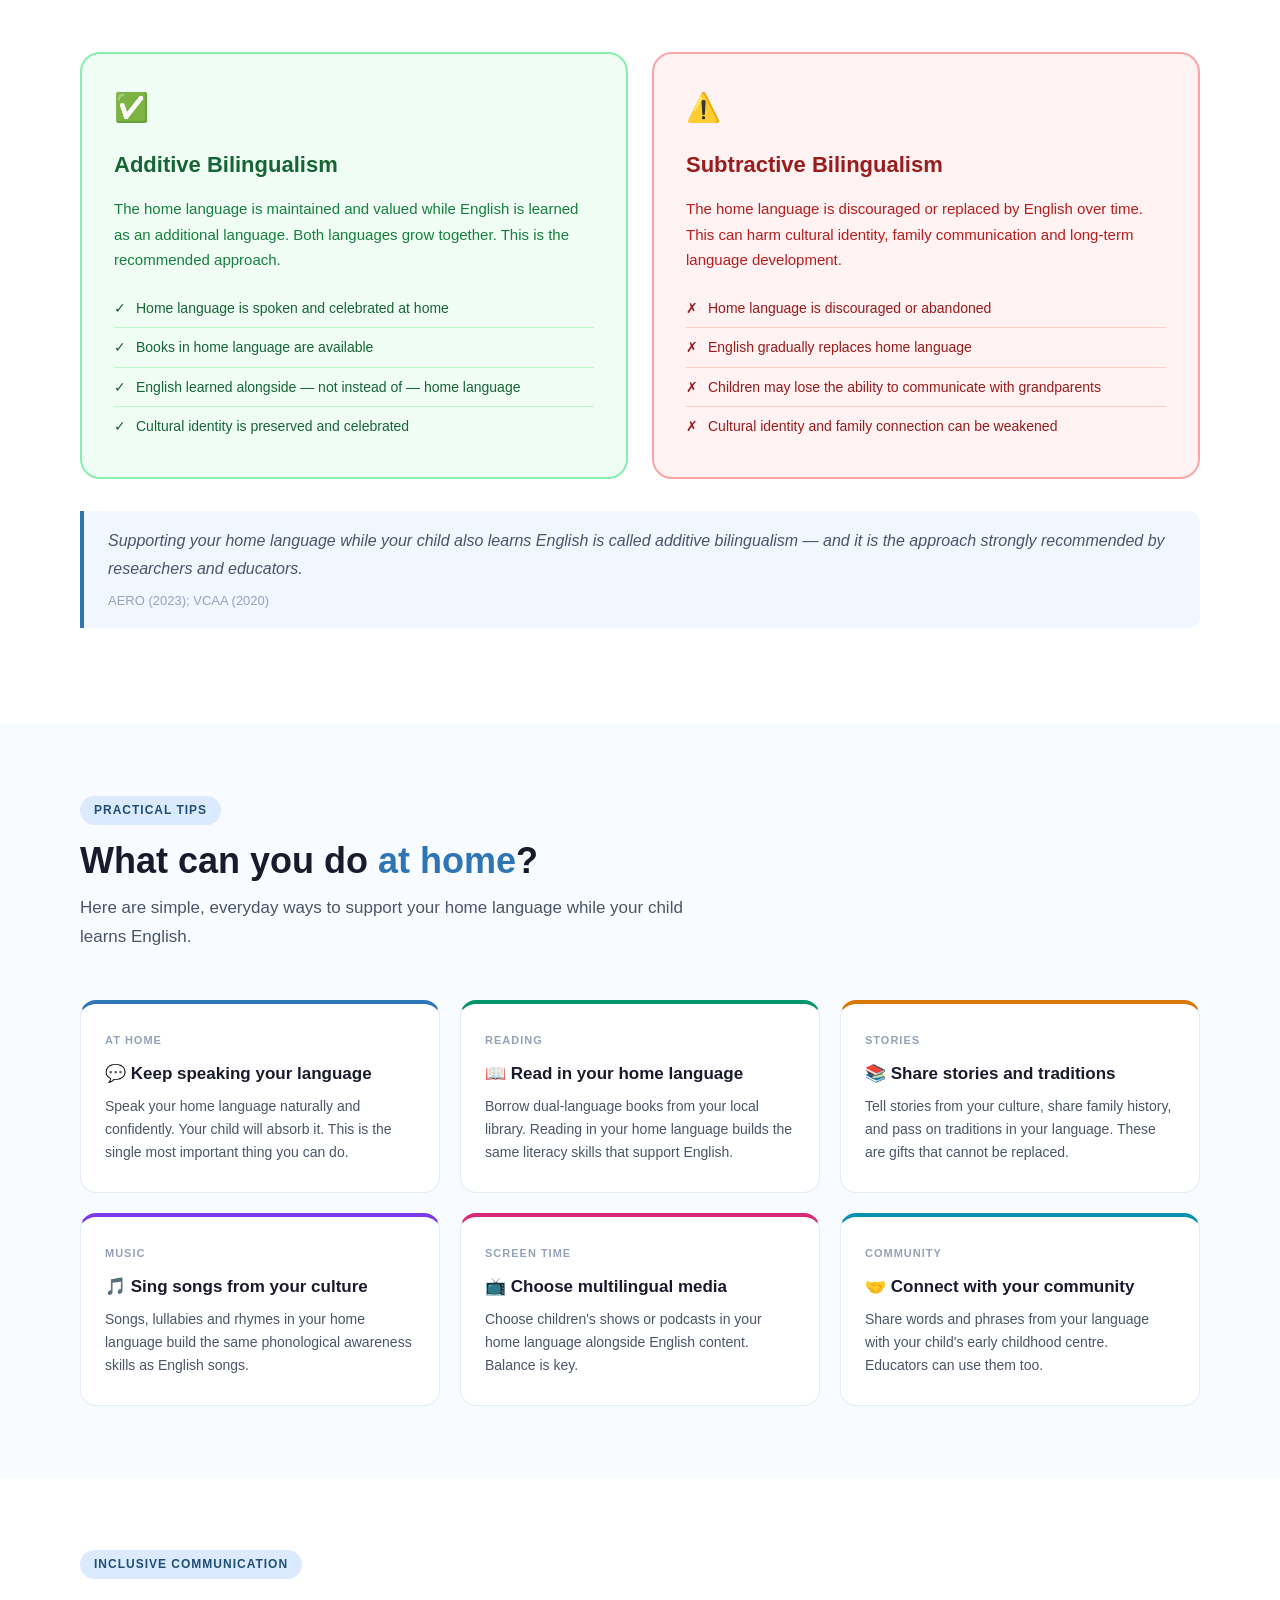
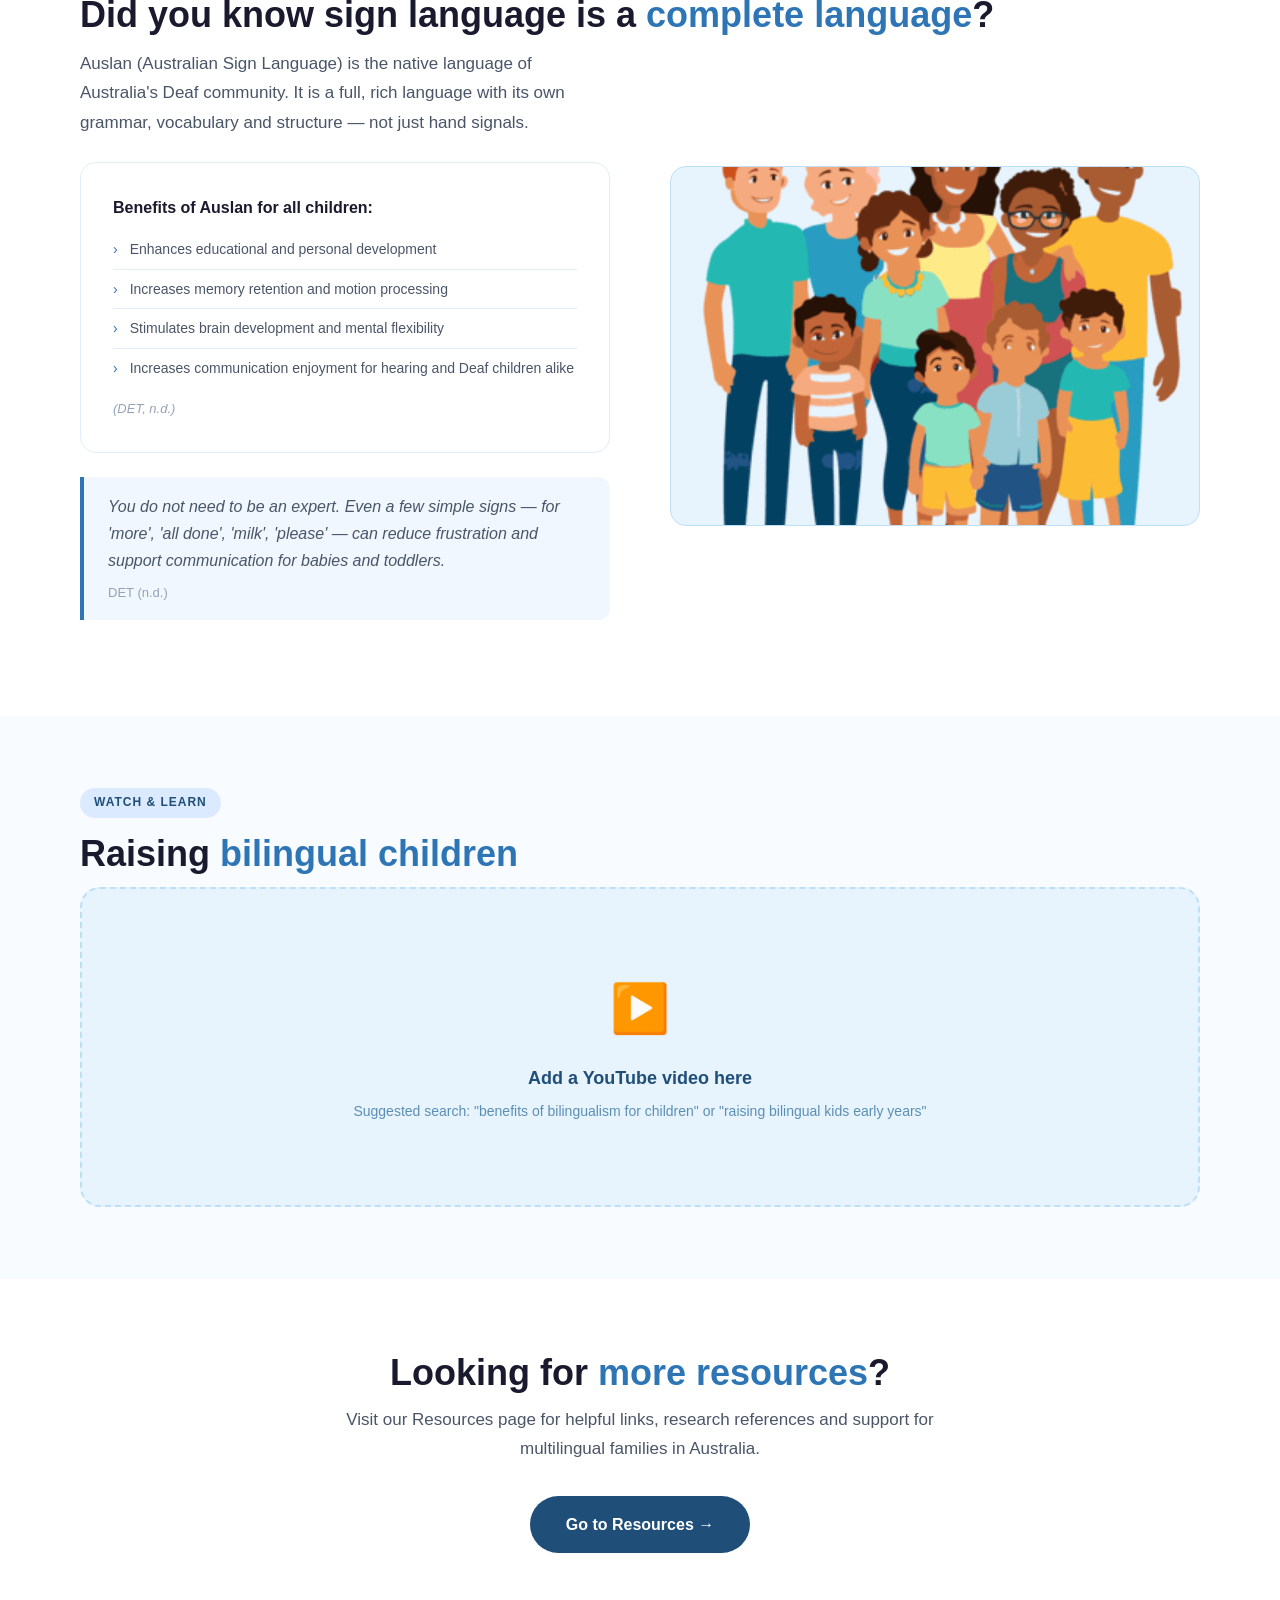
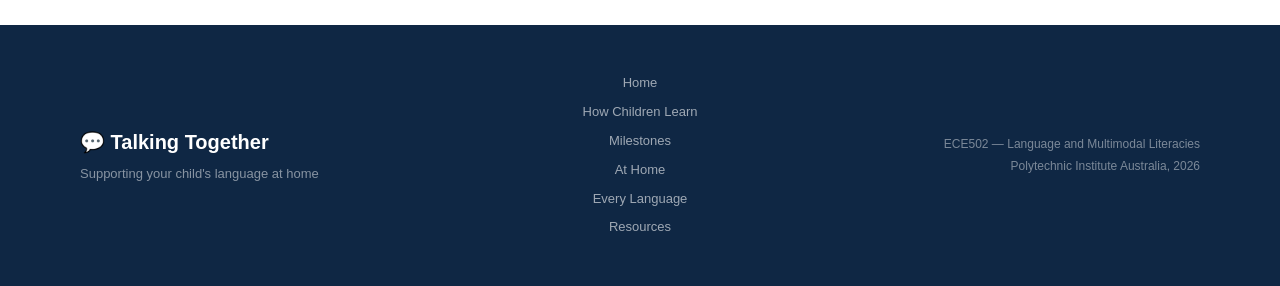
<file: pages/every-language.html>
<!DOCTYPE html>
<html lang="en">
<head>
<meta charset="UTF-8">
<meta name="viewport" content="width=device-width, initial-scale=1.0">
<title>Every Language is Welcome | Talking Together</title>
<link rel="stylesheet" href="../css/style.css">
</head>
<body>

<nav class="navbar">
  <a href="../index.html" class="nav-brand">💬 <span>Talking</span> Together</a>
  <div class="nav-links">
    <a href="../index.html">Home</a>
    <a href="how-children-learn.html">How Children Learn</a>
    <a href="milestones.html">Milestones</a>
    <a href="at-home.html">At Home</a>
    <a href="every-language.html" class="active">Every Language</a>
    <a href="resources.html">Resources</a>
  </div>
  <div class="hamburger"><span></span><span></span><span></span></div>
</nav>

<section class="page-hero">
  <div class="page-hero-text">
    <div class="page-tag">Culturally &amp; Linguistically Inclusive</div>
    <h1>Every Language <span>is Welcome</span></h1>
    <p>Australia is home to families from all over the world. If your family speaks a language other than English — that is a gift, not a problem. Language carries our culture, our stories, our identity, and our sense of belonging (Holmes, 2001).</p>
  </div>
  <div class="page-hero-img">
    📸<br><span style="font-size:13px;margin-top:8px;">Add image here<br><small style="color:rgba(255,255,255,0.4);">Suggested: diverse multicultural children or families</small></span>
  </div>
</section>

<!-- EYLF QUOTE -->
<div class="quote-band">
  <p class="quote-text">"Children develop strong foundations in both the culture and language/s of their family and of the broader community without compromising their cultural identity."</p>
  <p class="quote-source">AGDE (2022, p. 34)</p>
</div>

<!-- YOUR LANGUAGE IS A STRENGTH -->
<section class="section">
  <div class="section-tag">Language as Strength</div>
  <h2 class="section-title">Your home language is <span>a strength</span></h2>
  <div class="grid-2" style="gap:60px;align-items:center;">
    <div>
      <p style="font-size:17px;color:var(--muted);line-height:1.75;margin-bottom:24px;">When children grow up speaking more than one language, they are not confused — they are developing skills that benefit them for life. Bilingualism and multilingualism are assets.</p>
      <div class="card" style="margin-bottom:16px;display:flex;gap:16px;">
        <div class="icon-box ib-blue" style="flex-shrink:0;">🧠</div>
        <div><h4 style="font-weight:700;margin-bottom:6px;">Stronger cognitive flexibility</h4><p style="font-size:14px;color:var(--muted);line-height:1.6;">Switching between languages exercises the brain and builds flexible thinking skills that benefit children across all areas of learning (Byers-Heinlein &amp; Lew-Williams, 2013).</p></div>
      </div>
      <div class="card" style="margin-bottom:16px;display:flex;gap:16px;">
        <div class="icon-box ib-green" style="flex-shrink:0;">📖</div>
        <div><h4 style="font-weight:700;margin-bottom:6px;">Easier English learning</h4><p style="font-size:14px;color:var(--muted);line-height:1.6;">A strong home language foundation actually makes learning English easier, not harder. Language skills transfer between languages (VCAA, 2020).</p></div>
      </div>
      <div class="card" style="margin-bottom:16px;display:flex;gap:16px;">
        <div class="icon-box ib-orange" style="flex-shrink:0;">🌟</div>
        <div><h4 style="font-weight:700;margin-bottom:6px;">Stronger cultural identity</h4><p style="font-size:14px;color:var(--muted);line-height:1.6;">Children who maintain their home language have a stronger sense of cultural identity, belonging and wellbeing (AGDE, 2022).</p></div>
      </div>
      <div class="card" style="display:flex;gap:16px;">
        <div class="icon-box ib-purple" style="flex-shrink:0;">🤝</div>
        <div><h4 style="font-weight:700;margin-bottom:6px;">Better communication skills overall</h4><p style="font-size:14px;color:var(--muted);line-height:1.6;">Research with Australian families confirms that bilingual children develop stronger overall communication skills (Niklas, Tayler &amp; Cohrssen, 2018).</p></div>
      </div>
    </div>
    <div class="page-hero-img" style="height:400px;background:#e8f4fd;border:1px solid #bde0f7;color:#5a8fb5;">
      📸<br><span style="font-size:13px;margin-top:8px;">Add image here<br><small>Suggested: family reading in home language</small></span>
    </div>
  </div>
</section>

<!-- MYTH BUSTING -->
<section class="section section-alt">
  <div class="section-tag">Common Questions</div>
  <h2 class="section-title">Let us bust some <span>common myths</span></h2>
  <p class="section-subtitle">Many families worry about raising bilingual children. Here is what research actually says.</p>

  <div style="display:flex;flex-direction:column;gap:20px;">
    <div>
      <div class="myth-item myth-false"><div class="myth-label">✗ MYTH</div><p><strong>Speaking two languages confuses children.</strong></p></div>
      <div class="myth-item myth-true"><div class="myth-label">✓ FACT</div><p>Research shows that bilingual children are not confused — they are learning two language systems simultaneously. This actually strengthens brain flexibility and cognitive skills. When children mix languages (called code-switching), this is completely normal and shows they are actively using all their language resources (Byers-Heinlein &amp; Lew-Williams, 2013).</p></div>
    </div>
    <div>
      <div class="myth-item myth-false"><div class="myth-label">✗ MYTH</div><p><strong>Children should learn English first before their home language.</strong></p></div>
      <div class="myth-item myth-true"><div class="myth-label">✓ FACT</div><p>A strong home language foundation actually makes it easier to learn English. Language skills — vocabulary, grammar, comprehension — transfer between languages. Encouraging both from the beginning is the recommended approach (VCAA, 2020).</p></div>
    </div>
    <div>
      <div class="myth-item myth-false"><div class="myth-label">✗ MYTH</div><p><strong>Children who mix languages (code-switch) are struggling.</strong></p></div>
      <div class="myth-item myth-true"><div class="myth-label">✓ FACT</div><p>Mixing languages is a completely normal part of bilingual development and shows children are actively using all of their language resources. It is a sign of a flexible, developing language user — not a problem (VCAA, 2020).</p></div>
    </div>
    <div>
      <div class="myth-item myth-false"><div class="myth-label">✗ MYTH</div><p><strong>My child will be behind their peers if they speak a different language at home.</strong></p></div>
      <div class="myth-item myth-true"><div class="myth-label">✓ FACT</div><p>With appropriate support, bilingual children reach the same milestones as their monolingual peers. A strong home language is one of the best things you can give your child (Niklas, Tayler &amp; Cohrssen, 2018; AERO, 2023).</p></div>
    </div>
  </div>
</section>

<!-- ADDITIVE VS SUBTRACTIVE -->
<section class="section">
  <div class="section-tag">Two Approaches</div>
  <h2 class="section-title">Additive vs <span>subtractive</span> bilingualism</h2>
  <p class="section-subtitle">Not all approaches to bilingualism have the same outcomes. Here is what research recommends.</p>

  <div class="grid-2">
    <div style="background:#f0fdf4;border:2px solid #86efac;border-radius:20px;padding:32px;">
      <div style="font-size:28px;margin-bottom:16px;">✅</div>
      <h3 style="font-size:22px;font-weight:800;color:#166534;margin-bottom:14px;">Additive Bilingualism</h3>
      <p style="font-size:15px;color:#15803d;line-height:1.7;margin-bottom:16px;">The home language is maintained and valued while English is learned as an additional language. Both languages grow together. This is the recommended approach.</p>
      <ul style="list-style:none;">
        <li style="padding:8px 0;border-bottom:1px solid #bbf7d0;font-size:14px;color:#166534;display:flex;gap:10px;"><span>✓</span>Home language is spoken and celebrated at home</li>
        <li style="padding:8px 0;border-bottom:1px solid #bbf7d0;font-size:14px;color:#166534;display:flex;gap:10px;"><span>✓</span>Books in home language are available</li>
        <li style="padding:8px 0;border-bottom:1px solid #bbf7d0;font-size:14px;color:#166534;display:flex;gap:10px;"><span>✓</span>English learned alongside — not instead of — home language</li>
        <li style="padding:8px 0;font-size:14px;color:#166534;display:flex;gap:10px;"><span>✓</span>Cultural identity is preserved and celebrated</li>
      </ul>
    </div>
    <div style="background:#fef2f2;border:2px solid #fca5a5;border-radius:20px;padding:32px;">
      <div style="font-size:28px;margin-bottom:16px;">⚠️</div>
      <h3 style="font-size:22px;font-weight:800;color:#991b1b;margin-bottom:14px;">Subtractive Bilingualism</h3>
      <p style="font-size:15px;color:#b91c1c;line-height:1.7;margin-bottom:16px;">The home language is discouraged or replaced by English over time. This can harm cultural identity, family communication and long-term language development.</p>
      <ul style="list-style:none;">
        <li style="padding:8px 0;border-bottom:1px solid #fecaca;font-size:14px;color:#991b1b;display:flex;gap:10px;"><span>✗</span>Home language is discouraged or abandoned</li>
        <li style="padding:8px 0;border-bottom:1px solid #fecaca;font-size:14px;color:#991b1b;display:flex;gap:10px;"><span>✗</span>English gradually replaces home language</li>
        <li style="padding:8px 0;border-bottom:1px solid #fecaca;font-size:14px;color:#991b1b;display:flex;gap:10px;"><span>✗</span>Children may lose the ability to communicate with grandparents</li>
        <li style="padding:8px 0;font-size:14px;color:#991b1b;display:flex;gap:10px;"><span>✗</span>Cultural identity and family connection can be weakened</li>
      </ul>
    </div>
  </div>
  <div class="inline-quote" style="margin-top:32px;">Supporting your home language while your child also learns English is called additive bilingualism — and it is the approach strongly recommended by researchers and educators.<cite>AERO (2023); VCAA (2020)</cite></div>
</section>

<!-- WHAT YOU CAN DO -->
<section class="section section-alt">
  <div class="section-tag">Practical Tips</div>
  <h2 class="section-title">What can you do <span>at home</span>?</h2>
  <p class="section-subtitle">Here are simple, everyday ways to support your home language while your child learns English.</p>

  <div class="grid-3">
    <div class="tip-card tc-blue"><div class="tip-num">At Home</div><h3>💬 Keep speaking your language</h3><p>Speak your home language naturally and confidently. Your child will absorb it. This is the single most important thing you can do.</p></div>
    <div class="tip-card tc-green"><div class="tip-num">Reading</div><h3>📖 Read in your home language</h3><p>Borrow dual-language books from your local library. Reading in your home language builds the same literacy skills that support English.</p></div>
    <div class="tip-card tc-orange"><div class="tip-num">Stories</div><h3>📚 Share stories and traditions</h3><p>Tell stories from your culture, share family history, and pass on traditions in your language. These are gifts that cannot be replaced.</p></div>
    <div class="tip-card tc-purple"><div class="tip-num">Music</div><h3>🎵 Sing songs from your culture</h3><p>Songs, lullabies and rhymes in your home language build the same phonological awareness skills as English songs.</p></div>
    <div class="tip-card tc-pink"><div class="tip-num">Screen Time</div><h3>📺 Choose multilingual media</h3><p>Choose children's shows or podcasts in your home language alongside English content. Balance is key.</p></div>
    <div class="tip-card tc-teal"><div class="tip-num">Community</div><h3>🤝 Connect with your community</h3><p>Share words and phrases from your language with your child's early childhood centre. Educators can use them too.</p></div>
  </div>
</section>

<!-- SIGN LANGUAGE -->
<section class="section">
  <div class="section-tag">Inclusive Communication</div>
  <h2 class="section-title">Did you know sign language is a <span>complete language</span>?</h2>
  <div class="grid-2" style="gap:60px;align-items:center;">
    <div>
      <p style="font-size:17px;color:var(--muted);line-height:1.75;margin-bottom:24px;">Auslan (Australian Sign Language) is the native language of Australia's Deaf community. It is a full, rich language with its own grammar, vocabulary and structure — not just hand signals.</p>
      <div class="card" style="margin-bottom:16px;">
        <h4 style="font-weight:700;margin-bottom:10px;">Benefits of Auslan for all children:</h4>
        <ul style="list-style:none;">
          <li style="padding:8px 0;border-bottom:1px solid var(--border);font-size:14px;color:var(--muted);display:flex;gap:12px;"><span style="color:var(--blue);">›</span>Enhances educational and personal development</li>
          <li style="padding:8px 0;border-bottom:1px solid var(--border);font-size:14px;color:var(--muted);display:flex;gap:12px;"><span style="color:var(--blue);">›</span>Increases memory retention and motion processing</li>
          <li style="padding:8px 0;border-bottom:1px solid var(--border);font-size:14px;color:var(--muted);display:flex;gap:12px;"><span style="color:var(--blue);">›</span>Stimulates brain development and mental flexibility</li>
          <li style="padding:8px 0;font-size:14px;color:var(--muted);display:flex;gap:12px;"><span style="color:var(--blue);">›</span>Increases communication enjoyment for hearing and Deaf children alike</li>
        </ul>
        <p style="font-size:13px;color:#94a3b8;font-style:italic;margin-top:12px;">(DET, n.d.)</p>
      </div>
      <div class="inline-quote">You do not need to be an expert. Even a few simple signs — for 'more', 'all done', 'milk', 'please' — can reduce frustration and support communication for babies and toddlers.<cite>DET (n.d.)</cite></div>
    </div>
    <div class="page-hero-img" style="height:360px;background:#e8f4fd;border:1px solid #bde0f7;color:#5a8fb5;">
      <img src="../images/diverse-family.png" alt="Parent reading with child">
      <!--📸<br><span style="font-size:13px;margin-top:8px;">Add image here<br><small>Suggested: adult and child using sign language or gestures</small></span>-->
    </div>
  </div>
</section>

<!-- VIDEO -->
<section class="section section-alt">
  <div class="section-tag">Watch & Learn</div>
  <h2 class="section-title">Raising <span>bilingual children</span></h2>
  <div style="background:#e8f4fd;border:2px dashed #bde0f7;border-radius:20px;height:320px;display:flex;align-items:center;justify-content:center;flex-direction:column;gap:16px;color:#5a8fb5;text-align:center;padding:40px;">
    <div style="font-size:48px;">▶️</div>
    <div>
      <strong style="font-size:18px;color:#1F4E79;">Add a YouTube video here</strong><br>
      <span style="font-size:14px;margin-top:8px;display:block;">Suggested search: "benefits of bilingualism for children" or "raising bilingual kids early years"</span>
    </div>
  </div>
</section>

<section class="section" style="text-align:center;">
  <h2 class="section-title">Looking for <span>more resources</span>?</h2>
  <p class="section-subtitle" style="margin:0 auto 32px;">Visit our Resources page for helpful links, research references and support for multilingual families in Australia.</p>
  <a href="resources.html" class="btn btn-primary" style="font-size:16px;padding:16px 36px;">Go to Resources →</a>
</section>

<footer class="footer">
  <div><div class="footer-brand">💬 Talking Together</div><div class="footer-tagline">Supporting your child's language at home</div></div>
  <div class="footer-nav">
    <a href="../index.html">Home</a><a href="how-children-learn.html">How Children Learn</a>
    <a href="milestones.html">Milestones</a><a href="at-home.html">At Home</a>
    <a href="every-language.html">Every Language</a><a href="resources.html">Resources</a>
  </div>
  <div class="footer-info">ECE502 — Language and Multimodal Literacies<br>Polytechnic Institute Australia, 2026</div>
</footer>
<script src="../js/main.js"></script>
</body>
</html>
</file>
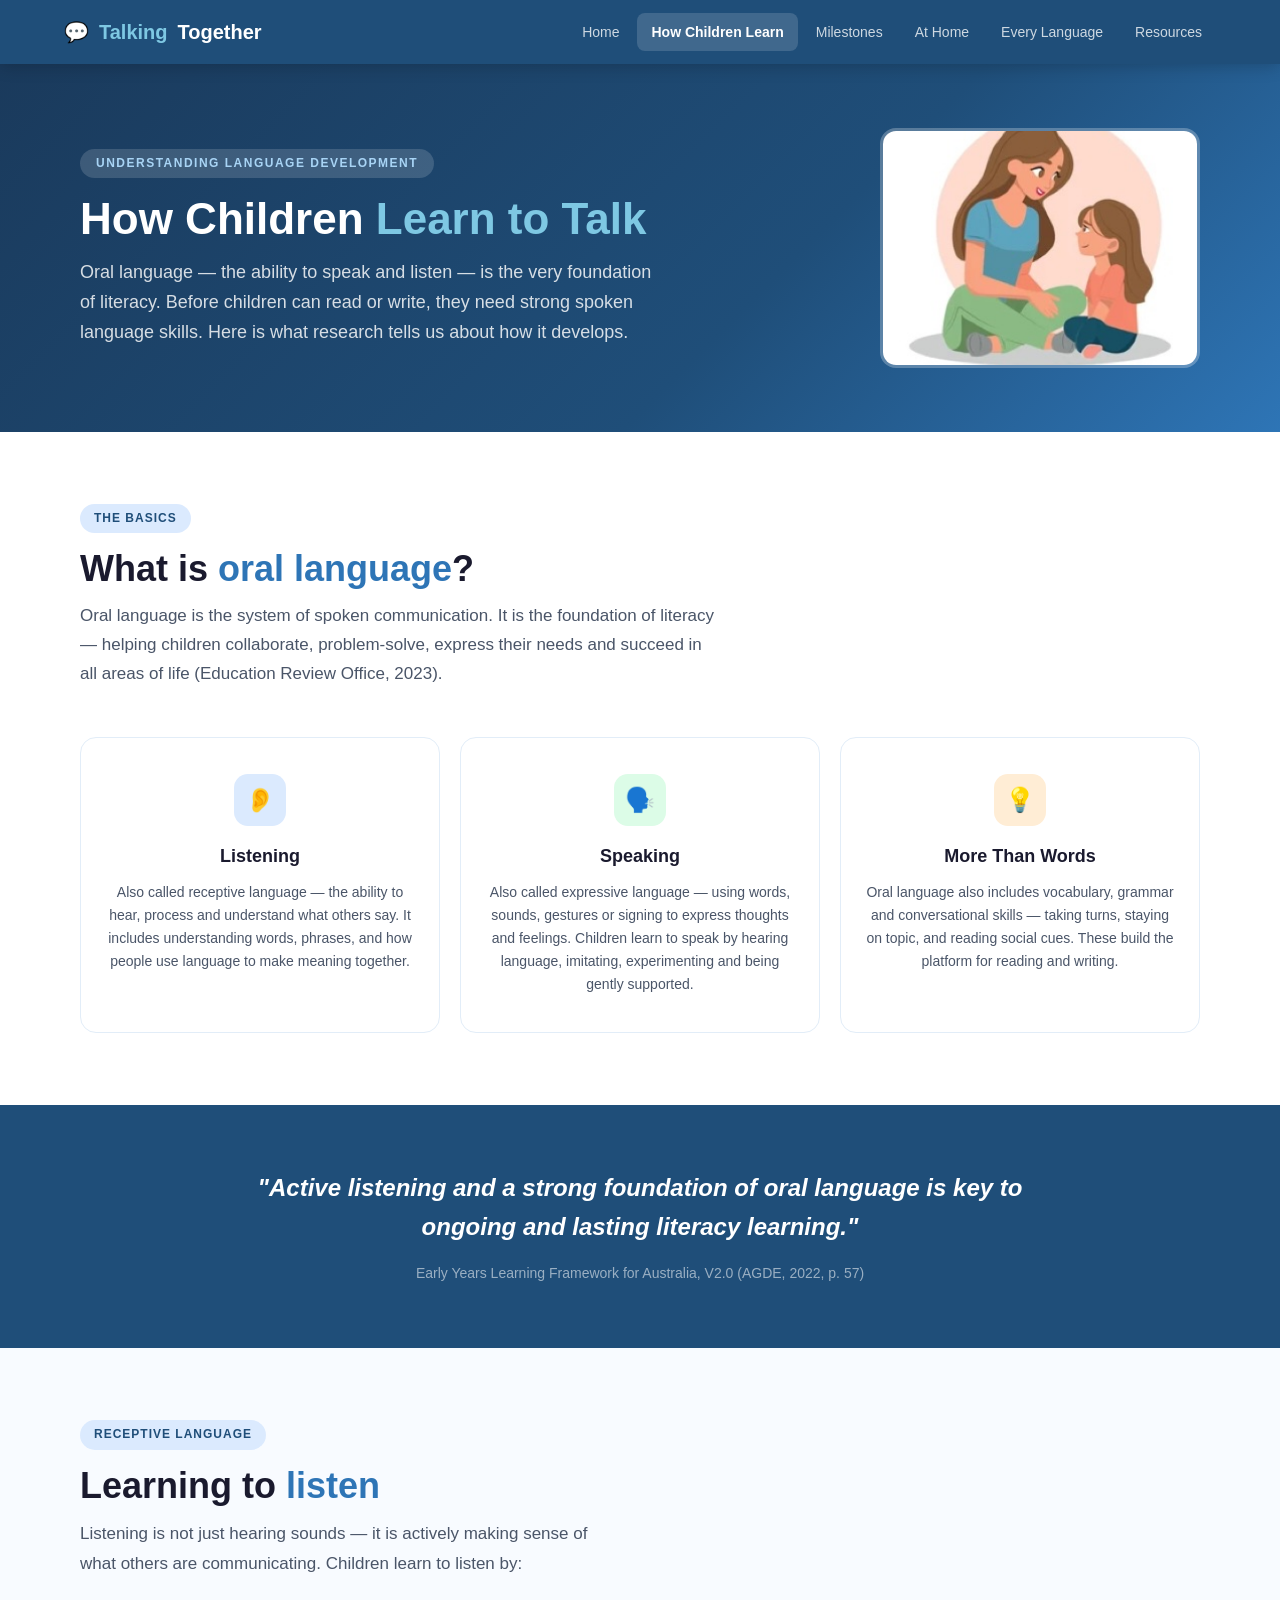
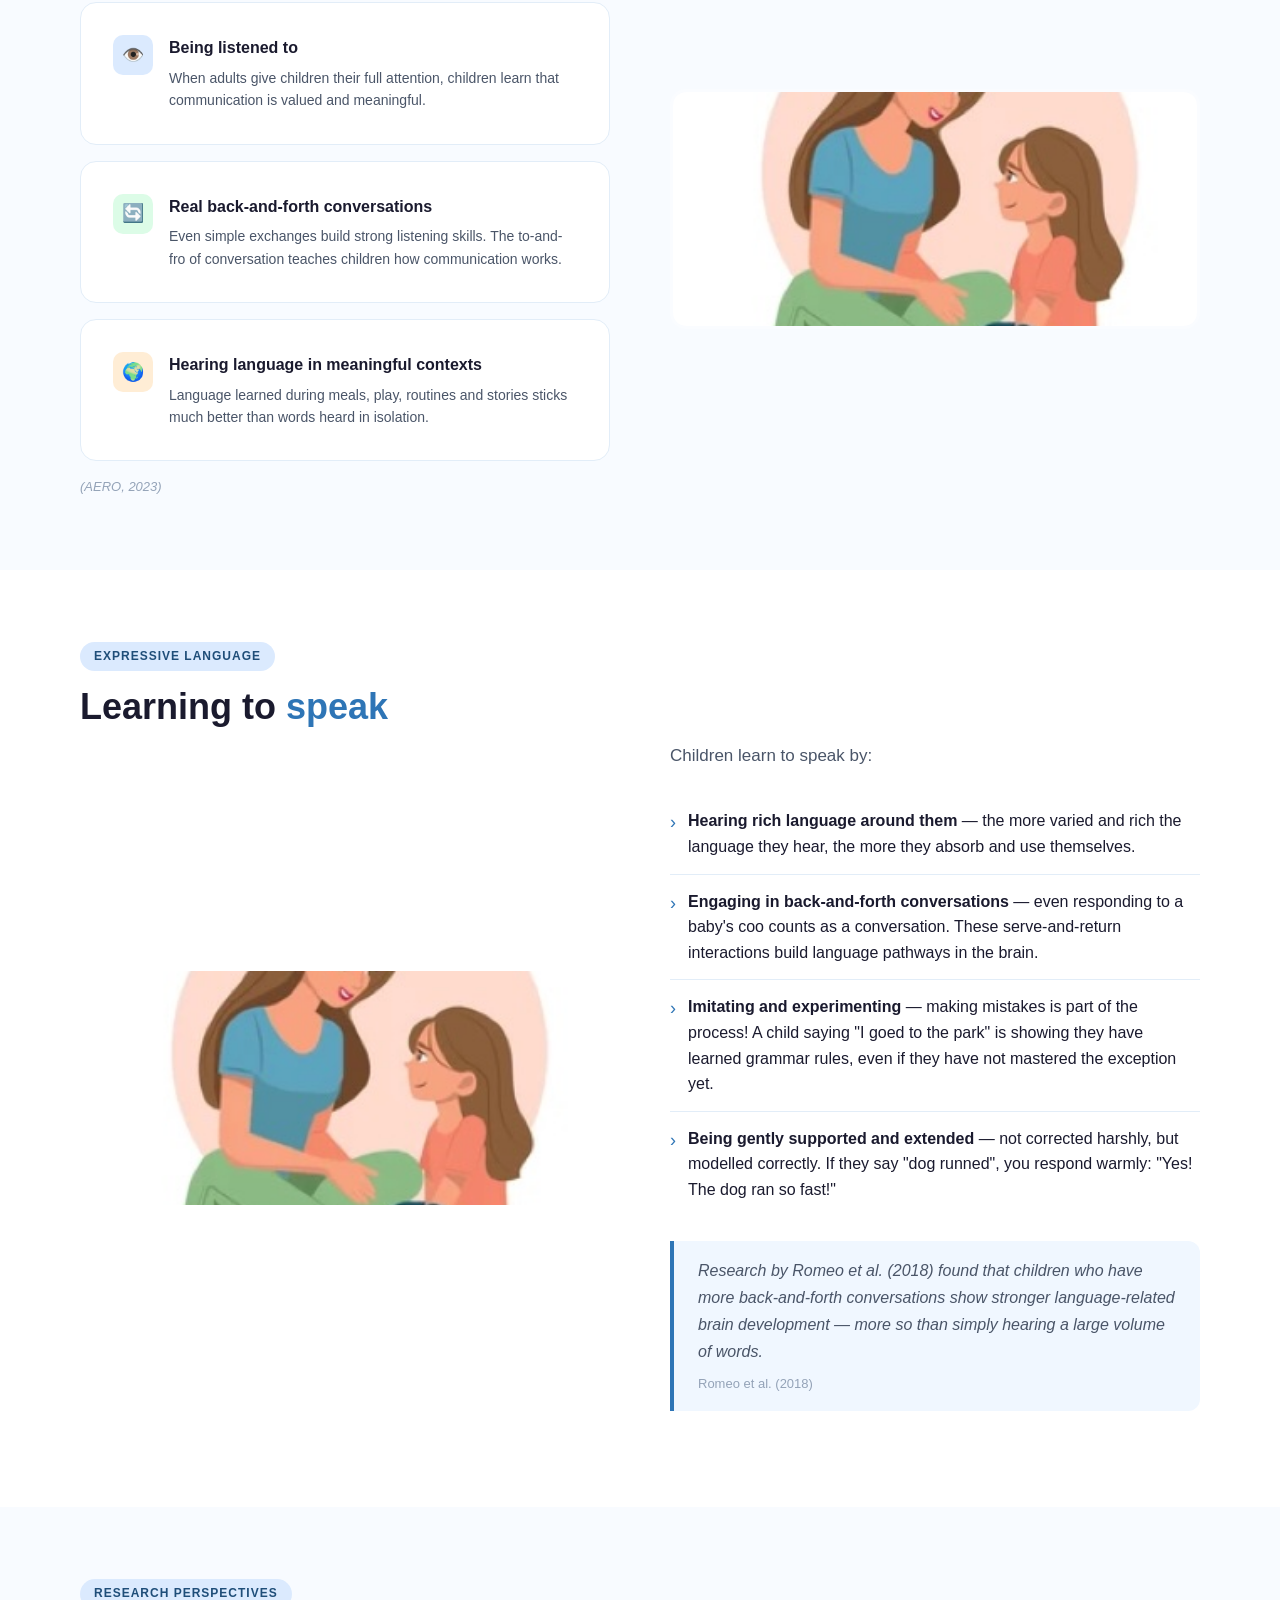
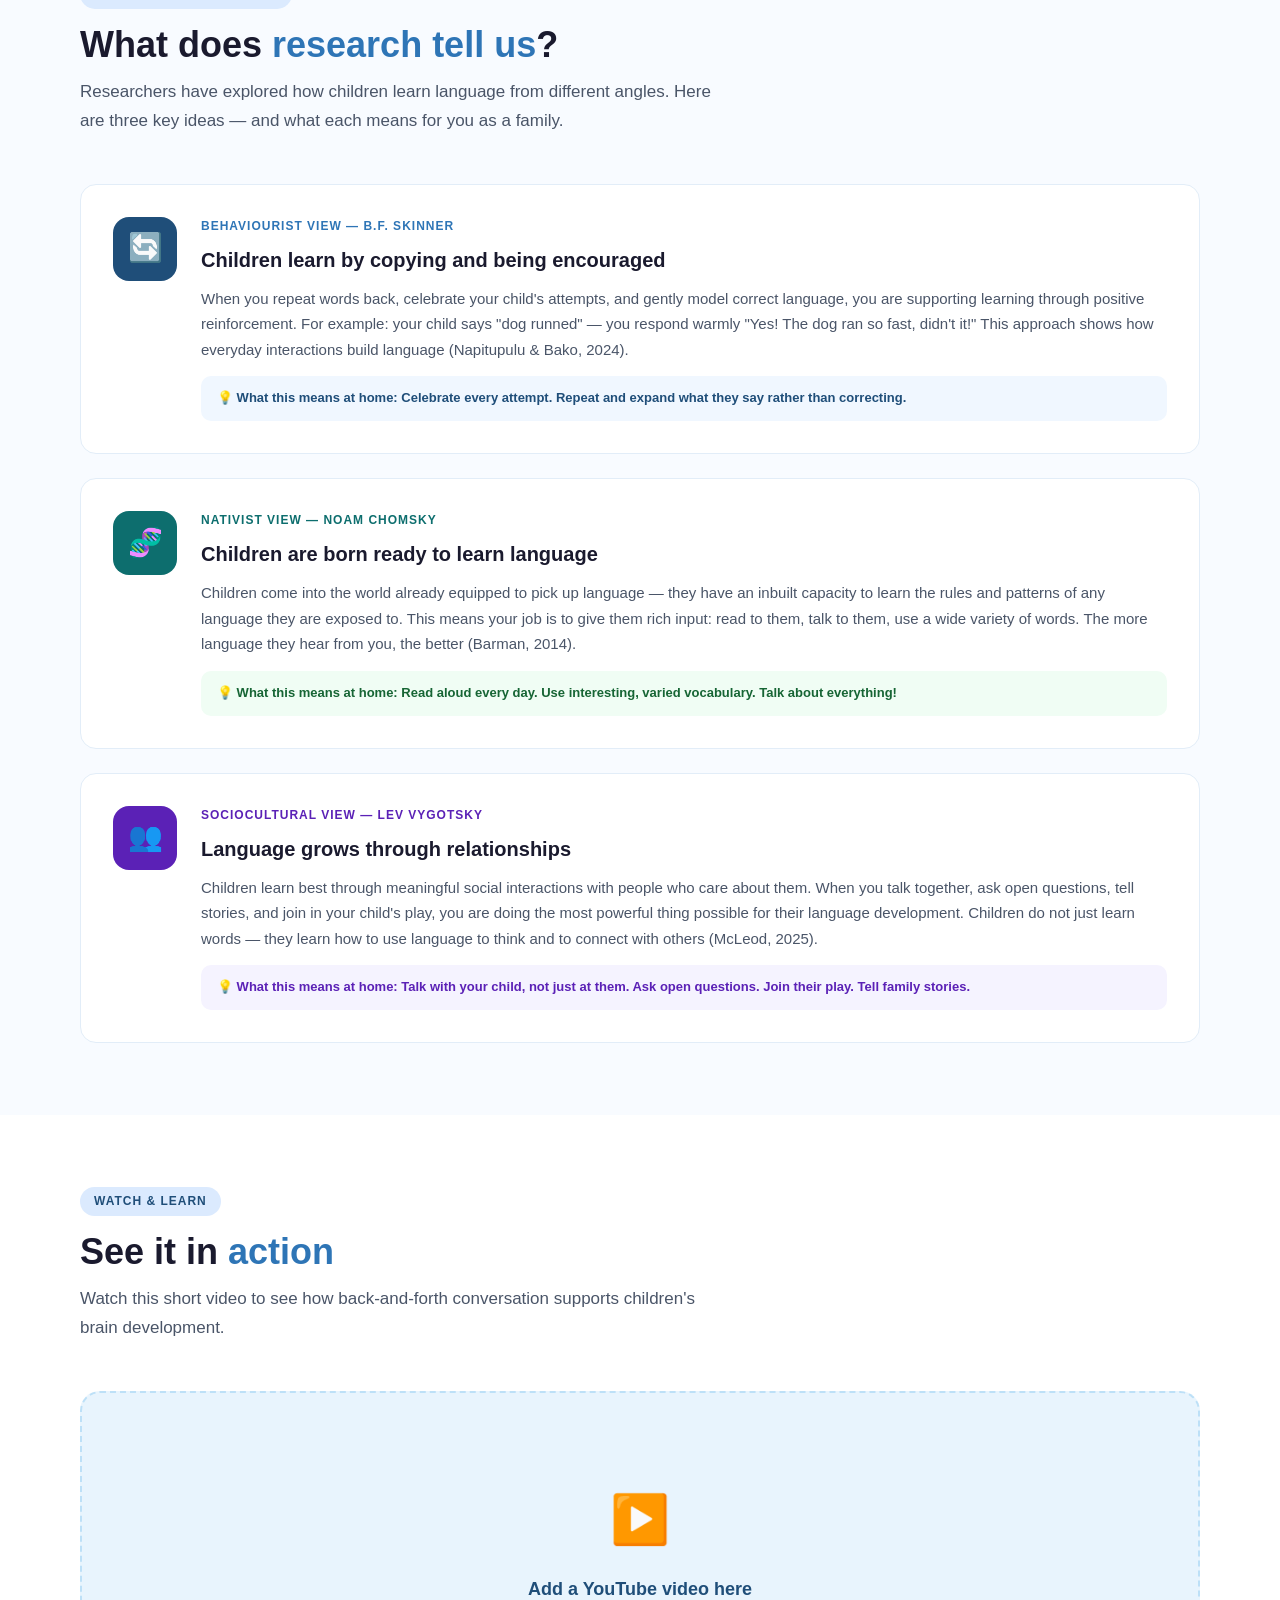
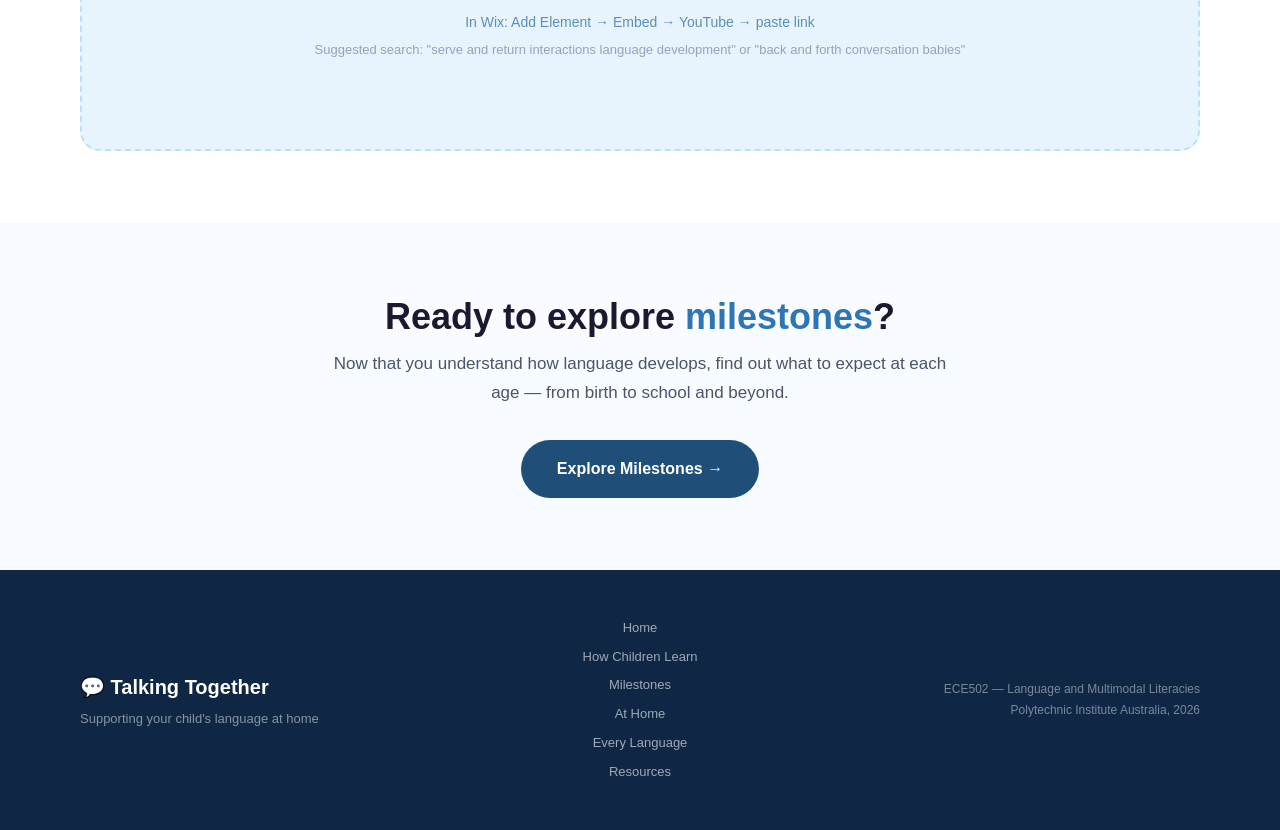
<file: pages/how-children-learn.html>
<!DOCTYPE html>
<html lang="en">
<head>
<meta charset="UTF-8">
<meta name="viewport" content="width=device-width, initial-scale=1.0">
<title>How Children Learn to Talk | Talking Together</title>
<link rel="stylesheet" href="../css/style.css">
</head>
<body>

<nav class="navbar">
  <a href="../index.html" class="nav-brand">💬 <span>Talking</span> Together</a>
  <div class="nav-links">
    <a href="../index.html">Home</a>
    <a href="how-children-learn.html" class="active">How Children Learn</a>
    <a href="milestones.html">Milestones</a>
    <a href="at-home.html">At Home</a>
    <a href="every-language.html">Every Language</a>
    <a href="resources.html">Resources</a>
  </div>
  <div class="hamburger"><span></span><span></span><span></span></div>
</nav>

<!-- HERO -->
<section class="page-hero">
  <div class="page-hero-text">
    <div class="page-tag">Understanding Language Development</div>
    <h1>How Children <span>Learn to Talk</span></h1>
    <p>Oral language — the ability to speak and listen — is the very foundation of literacy. Before children can read or write, they need strong spoken language skills. Here is what research tells us about how it develops.</p>
  </div>
  <div class="page-hero-img">
    <img src="../images/mother-daughter-talking.jpg" alt="Adult and child in conversation">
   <!--  📸<br><span style="font-size:13px;margin-top:8px;">Add image here<br><small style="color:rgba(255,255,255,0.4);">Suggested: adult and child talking face-to-face</small></span> -->
  </div>
</section>

<!-- WHAT IS ORAL LANGUAGE -->
<section class="section">
  <div class="section-tag">The Basics</div>
  <h2 class="section-title">What is <span>oral language</span>?</h2>
  <p class="section-subtitle">Oral language is the system of spoken communication. It is the foundation of literacy — helping children collaborate, problem-solve, express their needs and succeed in all areas of life (Education Review Office, 2023).</p>

  <div class="grid-3">
    <div class="card" style="text-align:center;padding:36px 24px;">
      <div class="icon-box ib-blue" style="margin:0 auto 16px;">👂</div>
      <h3 style="font-size:18px;font-weight:700;margin-bottom:10px;">Listening</h3>
      <p style="color:var(--muted);font-size:14px;line-height:1.65;">Also called receptive language — the ability to hear, process and understand what others say. It includes understanding words, phrases, and how people use language to make meaning together.</p>
    </div>
    <div class="card" style="text-align:center;padding:36px 24px;">
      <div class="icon-box ib-green" style="margin:0 auto 16px;">🗣️</div>
      <h3 style="font-size:18px;font-weight:700;margin-bottom:10px;">Speaking</h3>
      <p style="color:var(--muted);font-size:14px;line-height:1.65;">Also called expressive language — using words, sounds, gestures or signing to express thoughts and feelings. Children learn to speak by hearing language, imitating, experimenting and being gently supported.</p>
    </div>
    <div class="card" style="text-align:center;padding:36px 24px;">
      <div class="icon-box ib-orange" style="margin:0 auto 16px;">💡</div>
      <h3 style="font-size:18px;font-weight:700;margin-bottom:10px;">More Than Words</h3>
      <p style="color:var(--muted);font-size:14px;line-height:1.65;">Oral language also includes vocabulary, grammar and conversational skills — taking turns, staying on topic, and reading social cues. These build the platform for reading and writing.</p>
    </div>
  </div>
</section>

<!-- EYLF QUOTE -->
<div class="quote-band">
  <p class="quote-text">"Active listening and a strong foundation of oral language is key to ongoing and lasting literacy learning."</p>
  <p class="quote-source">Early Years Learning Framework for Australia, V2.0 (AGDE, 2022, p. 57)</p>
</div>

<!-- LEARNING TO LISTEN -->
<section class="section section-alt">
  <div class="section-tag">Receptive Language</div>
  <h2 class="section-title">Learning to <span>listen</span></h2>
  <div class="grid-2" style="align-items:center;gap:60px;">
    <div>
      <p style="font-size:17px;color:var(--muted);line-height:1.75;margin-bottom:24px;">Listening is not just hearing sounds — it is actively making sense of what others are communicating. Children learn to listen by:</p>
      <div class="card" style="margin-bottom:16px;display:flex;gap:16px;align-items:flex-start;">
        <div class="icon-box ib-blue" style="width:40px;height:40px;font-size:18px;border-radius:10px;">👁️</div>
        <div><h4 style="font-weight:700;margin-bottom:6px;">Being listened to</h4><p style="font-size:14px;color:var(--muted);line-height:1.6;">When adults give children their full attention, children learn that communication is valued and meaningful.</p></div>
      </div>
      <div class="card" style="margin-bottom:16px;display:flex;gap:16px;align-items:flex-start;">
        <div class="icon-box ib-green" style="width:40px;height:40px;font-size:18px;border-radius:10px;">🔄</div>
        <div><h4 style="font-weight:700;margin-bottom:6px;">Real back-and-forth conversations</h4><p style="font-size:14px;color:var(--muted);line-height:1.6;">Even simple exchanges build strong listening skills. The to-and-fro of conversation teaches children how communication works.</p></div>
      </div>
      <div class="card" style="display:flex;gap:16px;align-items:flex-start;">
        <div class="icon-box ib-orange" style="width:40px;height:40px;font-size:18px;border-radius:10px;">🌍</div>
        <div><h4 style="font-weight:700;margin-bottom:6px;">Hearing language in meaningful contexts</h4><p style="font-size:14px;color:var(--muted);line-height:1.6;">Language learned during meals, play, routines and stories sticks much better than words heard in isolation.</p></div>
      </div>
      <p style="margin-top:16px;font-size:13px;color:#94a3b8;font-style:italic;">(AERO, 2023)</p>
    </div>

    <div class="page-hero-img">
      <img src="../images/mother-daughter-talking.jpg" alt="Adult and child in conversation">
    <!--  📸<br><span style="font-size:13px;margin-top:8px;">Add image here<br><small style="color:rgba(255,255,255,0.4);">Suggested: adult and child talking face-to-face</small></span> -->
    </div>
    <!--<div class="page-hero-img" style="height:380px;background:#e8f4fd;border:1px solid #bde0f7;color:#5a8fb5;">
      <img src="../images/mother-daughter-talking.jpg" alt="Adult and child in conversation">
      📸<br><span style="font-size:13px;margin-top:8px;">Add image here<br><small>Suggested: parent listening attentively to child</small></span> 
    </div>-->
  </div>
</section>

<!-- LEARNING TO SPEAK -->
<section class="section">
  <div class="section-tag">Expressive Language</div>
  <h2 class="section-title">Learning to <span>speak</span></h2>
  <div class="grid-2" style="align-items:center;gap:60px;">
    <div class="page-hero-img">
      <img src="../images/mother-daughter-talking.jpg" alt="Adult and child in conversation">
    <!--  📸<br><span style="font-size:13px;margin-top:8px;">Add image here<br><small style="color:rgba(255,255,255,0.4);">Suggested: adult and child talking face-to-face</small></span> -->
    </div>
    <!--<div class="page-hero-img" style="height:340px;background:#e8f4fd;border:1px solid #bde0f7;color:#5a8fb5;">
      <!-- <img src="YOUR_IMAGE_URL" alt="Parent talking to toddler"> -->
      <!-- 📸<br><span style="font-size:13px;margin-top:8px;">Add image here<br><small>Suggested: parent talking to baby or toddler</small></span>-
    </div>-->
    <div>
      <p style="font-size:17px;color:var(--muted);line-height:1.75;margin-bottom:24px;">Children learn to speak by:</p>
      <ul style="list-style:none;">
        <li style="padding:14px 0;border-bottom:1px solid var(--border);display:flex;gap:12px;"><span style="color:var(--blue);font-size:18px;flex-shrink:0;">›</span><div><strong>Hearing rich language around them</strong> — the more varied and rich the language they hear, the more they absorb and use themselves.</div></li>
        <li style="padding:14px 0;border-bottom:1px solid var(--border);display:flex;gap:12px;"><span style="color:var(--blue);font-size:18px;flex-shrink:0;">›</span><div><strong>Engaging in back-and-forth conversations</strong> — even responding to a baby's coo counts as a conversation. These serve-and-return interactions build language pathways in the brain.</div></li>
        <li style="padding:14px 0;border-bottom:1px solid var(--border);display:flex;gap:12px;"><span style="color:var(--blue);font-size:18px;flex-shrink:0;">›</span><div><strong>Imitating and experimenting</strong> — making mistakes is part of the process! A child saying "I goed to the park" is showing they have learned grammar rules, even if they have not mastered the exception yet.</div></li>
        <li style="padding:14px 0;display:flex;gap:12px;"><span style="color:var(--blue);font-size:18px;flex-shrink:0;">›</span><div><strong>Being gently supported and extended</strong> — not corrected harshly, but modelled correctly. If they say "dog runned", you respond warmly: "Yes! The dog ran so fast!"</div></li>
      </ul>
      <div class="inline-quote" style="margin-top:24px;">Research by Romeo et al. (2018) found that children who have more back-and-forth conversations show stronger language-related brain development — more so than simply hearing a large volume of words.<cite>Romeo et al. (2018)</cite></div>
    </div>
  </div>
</section>

<!-- THREE THEORIES -->
<section class="section section-alt">
  <div class="section-tag">Research Perspectives</div>
  <h2 class="section-title">What does <span>research tell us</span>?</h2>
  <p class="section-subtitle">Researchers have explored how children learn language from different angles. Here are three key ideas — and what each means for you as a family.</p>

  <div style="display:flex;flex-direction:column;gap:24px;">
    <div class="card" style="display:grid;grid-template-columns:auto 1fr;gap:24px;align-items:flex-start;">
      <div style="width:64px;height:64px;background:var(--navy);border-radius:16px;display:flex;align-items:center;justify-content:center;font-size:28px;flex-shrink:0;">🔄</div>
      <div>
        <div style="font-size:12px;font-weight:700;letter-spacing:1px;color:var(--blue);text-transform:uppercase;margin-bottom:8px;">Behaviourist View — B.F. Skinner</div>
        <h3 style="font-size:20px;font-weight:700;margin-bottom:10px;">Children learn by copying and being encouraged</h3>
        <p style="font-size:15px;color:var(--muted);line-height:1.7;">When you repeat words back, celebrate your child's attempts, and gently model correct language, you are supporting learning through positive reinforcement. For example: your child says "dog runned" — you respond warmly "Yes! The dog ran so fast, didn't it!" This approach shows how everyday interactions build language (Napitupulu &amp; Bako, 2024).</p>
        <div style="margin-top:14px;padding:12px 16px;background:#f0f7ff;border-radius:10px;font-size:13px;color:#1F4E79;font-weight:600;">💡 What this means at home: Celebrate every attempt. Repeat and expand what they say rather than correcting.</div>
      </div>
    </div>

    <div class="card" style="display:grid;grid-template-columns:auto 1fr;gap:24px;align-items:flex-start;">
      <div style="width:64px;height:64px;background:var(--teal);border-radius:16px;display:flex;align-items:center;justify-content:center;font-size:28px;flex-shrink:0;">🧬</div>
      <div>
        <div style="font-size:12px;font-weight:700;letter-spacing:1px;color:var(--teal);text-transform:uppercase;margin-bottom:8px;">Nativist View — Noam Chomsky</div>
        <h3 style="font-size:20px;font-weight:700;margin-bottom:10px;">Children are born ready to learn language</h3>
        <p style="font-size:15px;color:var(--muted);line-height:1.7;">Children come into the world already equipped to pick up language — they have an inbuilt capacity to learn the rules and patterns of any language they are exposed to. This means your job is to give them rich input: read to them, talk to them, use a wide variety of words. The more language they hear from you, the better (Barman, 2014).</p>
        <div style="margin-top:14px;padding:12px 16px;background:#f0fdf4;border-radius:10px;font-size:13px;color:#166534;font-weight:600;">💡 What this means at home: Read aloud every day. Use interesting, varied vocabulary. Talk about everything!</div>
      </div>
    </div>

    <div class="card" style="display:grid;grid-template-columns:auto 1fr;gap:24px;align-items:flex-start;">
      <div style="width:64px;height:64px;background:var(--purple);border-radius:16px;display:flex;align-items:center;justify-content:center;font-size:28px;flex-shrink:0;">👥</div>
      <div>
        <div style="font-size:12px;font-weight:700;letter-spacing:1px;color:var(--purple);text-transform:uppercase;margin-bottom:8px;">Sociocultural View — Lev Vygotsky</div>
        <h3 style="font-size:20px;font-weight:700;margin-bottom:10px;">Language grows through relationships</h3>
        <p style="font-size:15px;color:var(--muted);line-height:1.7;">Children learn best through meaningful social interactions with people who care about them. When you talk together, ask open questions, tell stories, and join in your child's play, you are doing the most powerful thing possible for their language development. Children do not just learn words — they learn how to use language to think and to connect with others (McLeod, 2025).</p>
        <div style="margin-top:14px;padding:12px 16px;background:#f5f3ff;border-radius:10px;font-size:13px;color:#5b21b6;font-weight:600;">💡 What this means at home: Talk with your child, not just at them. Ask open questions. Join their play. Tell family stories.</div>
      </div>
    </div>
  </div>
</section>

<!-- VIDEO EMBED PLACEHOLDER -->
<section class="section">
  <div class="section-tag">Watch & Learn</div>
  <h2 class="section-title">See it in <span>action</span></h2>
  <p class="section-subtitle">Watch this short video to see how back-and-forth conversation supports children's brain development.</p>
  <div style="background:#e8f4fd;border:2px dashed #bde0f7;border-radius:20px;height:360px;display:flex;align-items:center;justify-content:center;flex-direction:column;gap:16px;color:#5a8fb5;text-align:center;padding:40px;">
    <div style="font-size:48px;">▶️</div>
    <div>
      <strong style="font-size:18px;color:#1F4E79;">Add a YouTube video here</strong><br>
      <span style="font-size:14px;margin-top:8px;display:block;">In Wix: Add Element → Embed → YouTube → paste link</span>
      <span style="font-size:13px;color:#94a3b8;display:block;margin-top:6px;">Suggested search: "serve and return interactions language development" or "back and forth conversation babies"</span>
    </div>
  </div>
</section>

<!-- NEXT PAGE -->
<section class="section section-alt" style="text-align:center;">
  <h2 class="section-title">Ready to explore <span>milestones</span>?</h2>
  <p class="section-subtitle" style="margin:0 auto 32px;">Now that you understand how language develops, find out what to expect at each age — from birth to school and beyond.</p>
  <a href="milestones.html" class="btn btn-primary" style="font-size:16px;padding:16px 36px;">Explore Milestones →</a>
</section>

<footer class="footer">
  <div><div class="footer-brand">💬 Talking Together</div><div class="footer-tagline">Supporting your child's language at home</div></div>
  <div class="footer-nav">
    <a href="../index.html">Home</a><a href="how-children-learn.html">How Children Learn</a>
    <a href="milestones.html">Milestones</a><a href="at-home.html">At Home</a>
    <a href="every-language.html">Every Language</a><a href="resources.html">Resources</a>
  </div>
  <div class="footer-info">ECE502 — Language and Multimodal Literacies<br>Polytechnic Institute Australia, 2026</div>
</footer>
<script src="../js/main.js"></script>
</body>
</html>
</file>
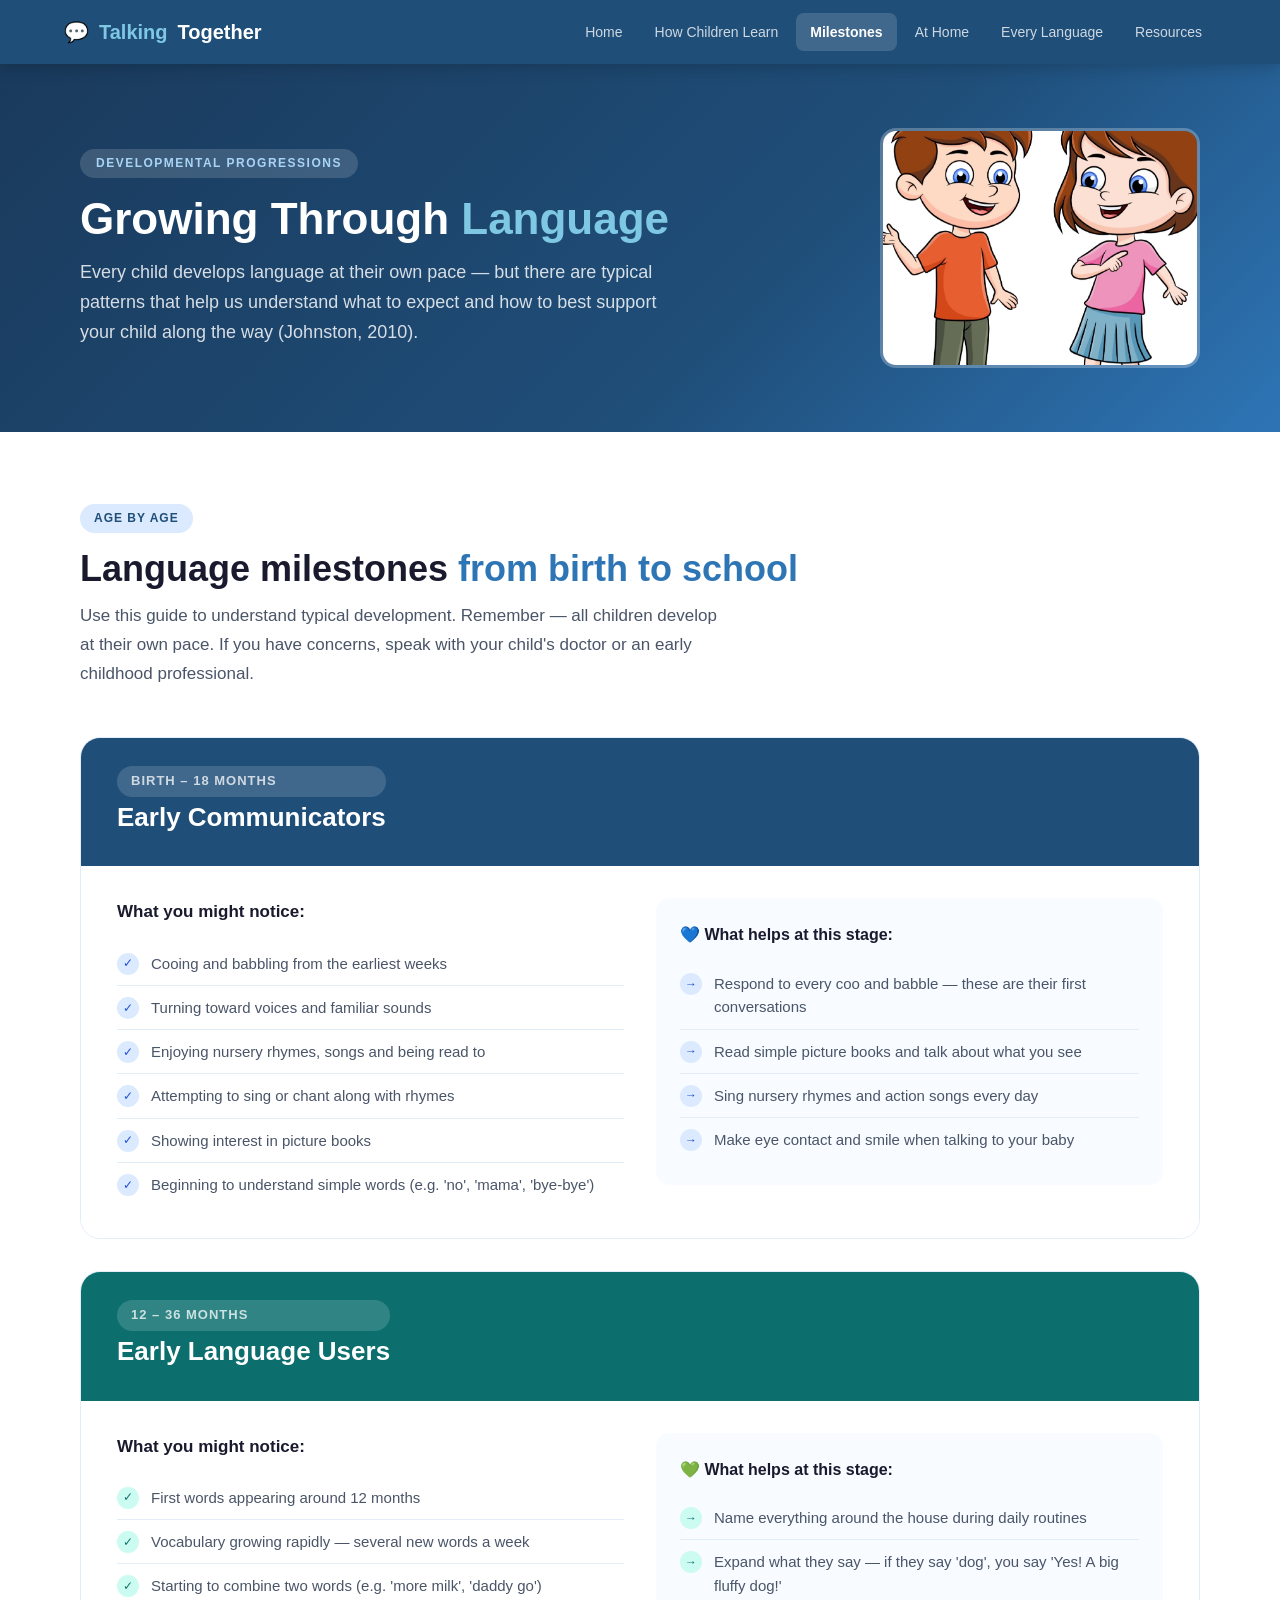
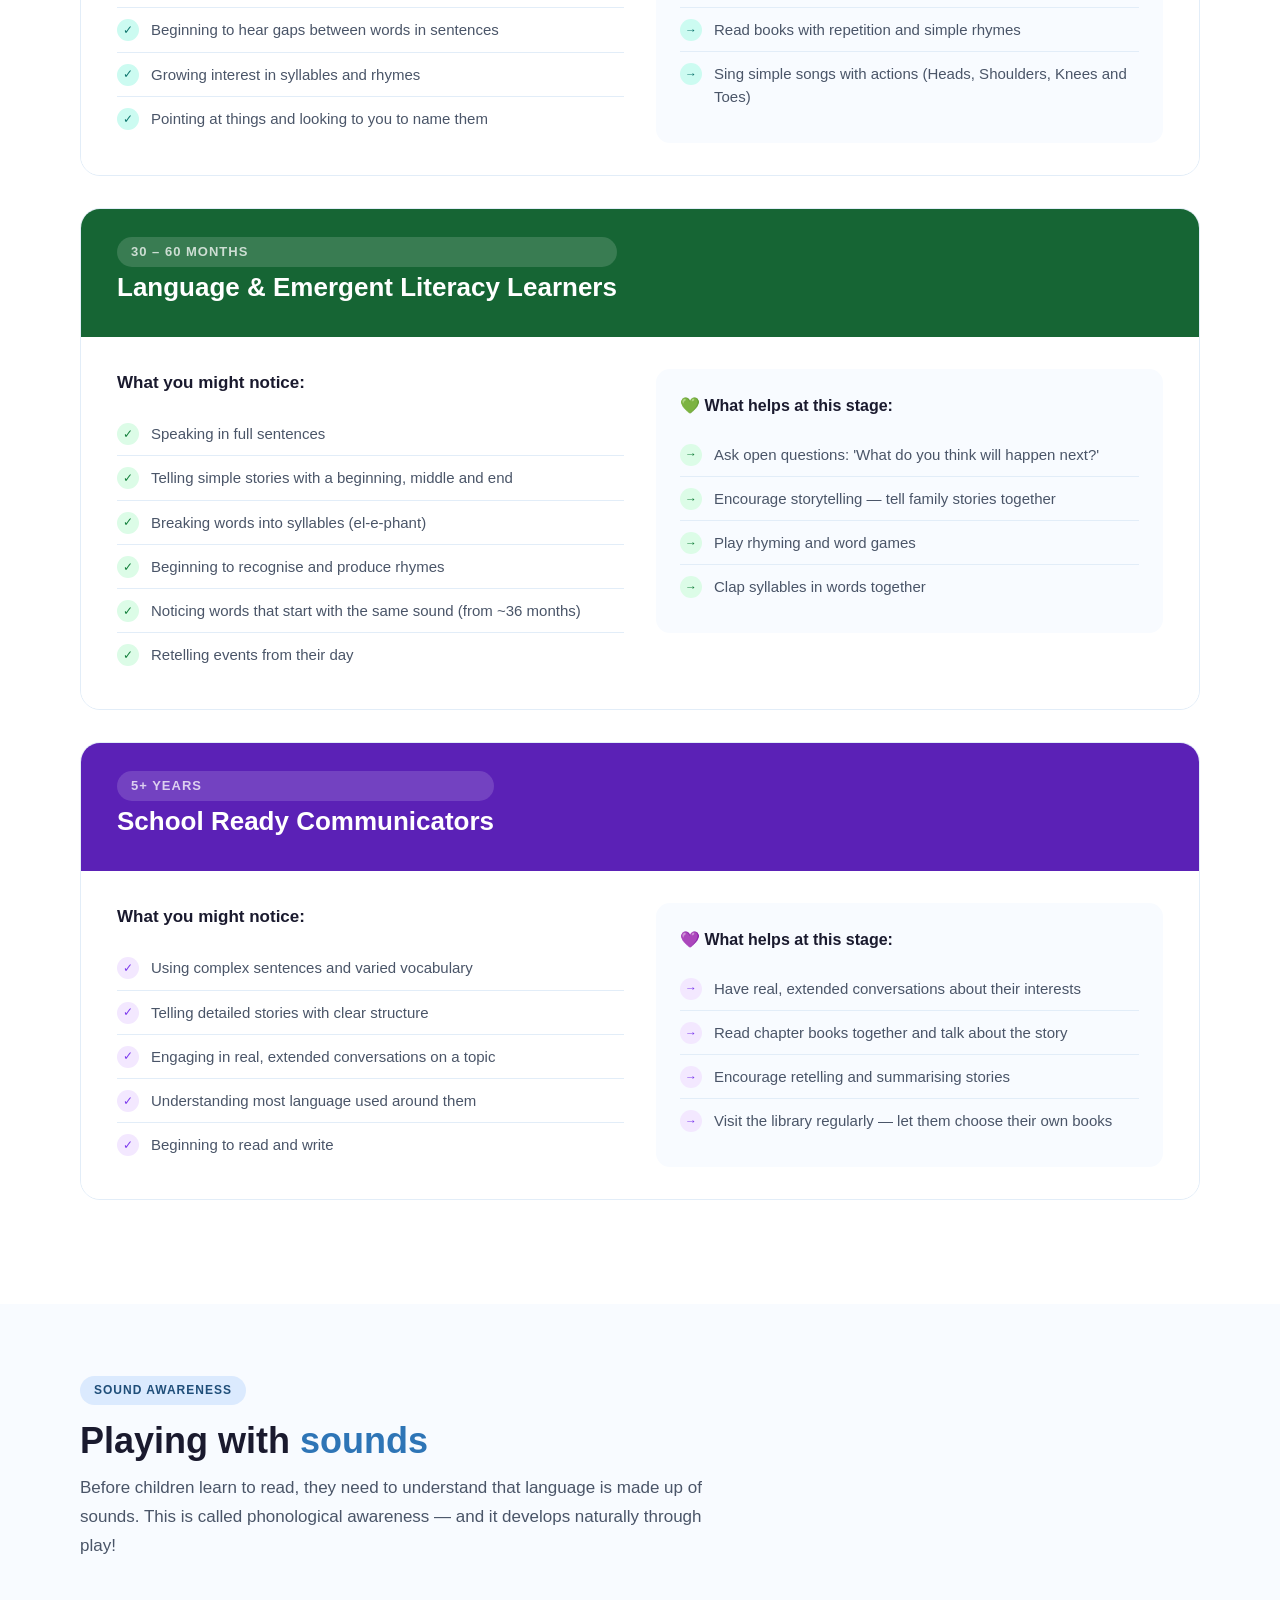
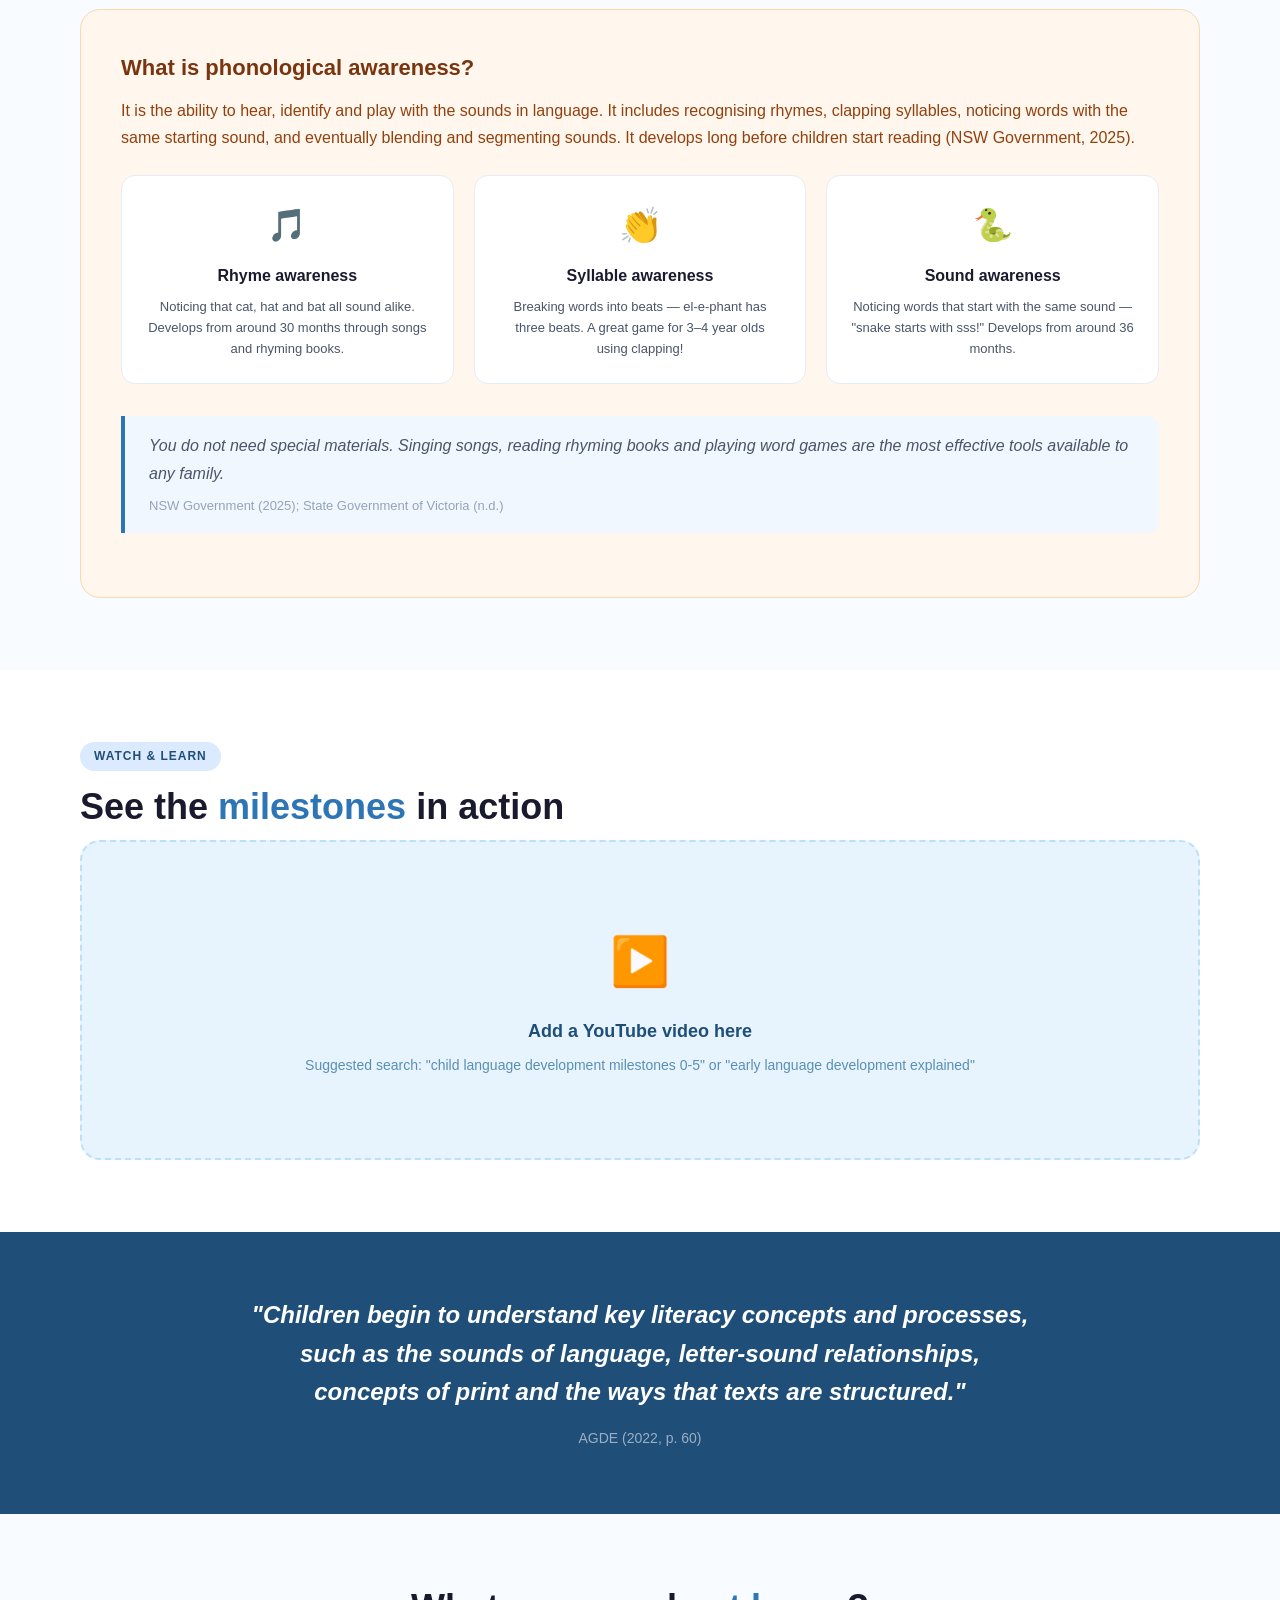
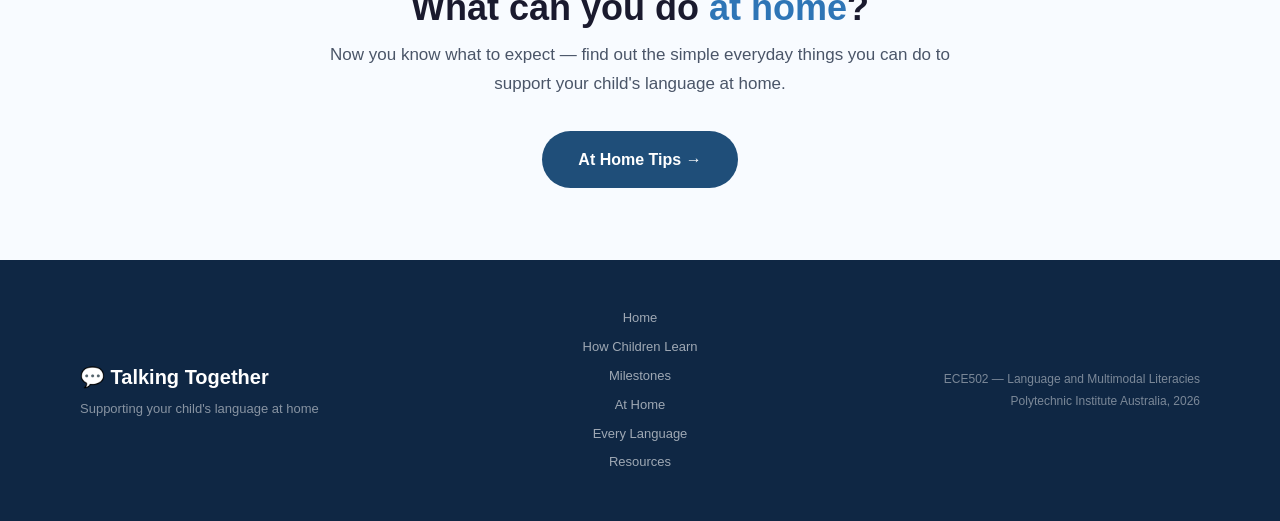
<file: pages/milestones.html>
<!DOCTYPE html>
<html lang="en">
<head>
<meta charset="UTF-8">
<meta name="viewport" content="width=device-width, initial-scale=1.0">
<title>Growing Through Language | Talking Together</title>
<link rel="stylesheet" href="../css/style.css">
<style>
.age-card { border-radius: 20px; overflow: hidden; border: 1px solid var(--border); margin-bottom: 32px; }
.age-header { padding: 28px 36px; display: flex; align-items: center; gap: 20px; }
.age-body { padding: 32px 36px; background: var(--white); display: grid; grid-template-columns: 1fr 1fr; gap: 32px; }
.age-badge { font-size: 13px; font-weight: 700; letter-spacing: 1px; text-transform: uppercase; color: rgba(255,255,255,0.75); background: rgba(255,255,255,0.15); padding: 5px 14px; border-radius: 20px; }
.age-title { font-size: 26px; font-weight: 800; color: #fff; }
.age-img { height: 220px; border-radius: 14px; background: #f0f7ff; border: 1px solid #d0e4f5; display: flex; align-items: center; justify-content: center; flex-direction: column; gap: 8px; color: #5a8fb5; font-size: 13px; text-align: center; }
.checklist { list-style: none; }
.checklist li { display: flex; gap: 12px; padding: 10px 0; border-bottom: 1px solid var(--border); font-size: 15px; color: var(--muted); line-height: 1.55; }
.checklist li:last-child { border-bottom: none; }
.check { width: 22px; height: 22px; border-radius: 50%; display: flex; align-items: center; justify-content: center; font-size: 12px; flex-shrink: 0; margin-top: 1px; }
.ck-blue   { background: #dbeafe; color: #1d4ed8; }
.ck-teal   { background: #ccfbf1; color: #0f766e; }
.ck-green  { background: #dcfce7; color: #15803d; }
.ck-purple { background: #f3e8ff; color: #7c3aed; }
.help-box { background: var(--light); border-radius: 14px; padding: 24px; }
.help-box h4 { font-size: 16px; font-weight: 700; margin-bottom: 14px; color: var(--text); }
.pa-section { background: #fff7ed; border: 1px solid #fed7aa; border-radius: 20px; padding: 40px; margin-top: 40px; }
.pa-grid { display: grid; grid-template-columns: repeat(3,1fr); gap: 20px; margin-top: 24px; }
.pa-card { background: #fff; border: 1px solid var(--border); border-radius: 14px; padding: 24px; text-align: center; }
.pa-icon { font-size: 32px; margin-bottom: 12px; }
.pa-card h4 { font-size: 16px; font-weight: 700; margin-bottom: 8px; }
.pa-card p { font-size: 13px; color: var(--muted); line-height: 1.6; }
@media(max-width:768px){ .age-body{grid-template-columns:1fr;} .pa-grid{grid-template-columns:1fr;} }
</style>
</head>
<body>

<nav class="navbar">
  <a href="../index.html" class="nav-brand">💬 <span>Talking</span> Together</a>
  <div class="nav-links">
    <a href="../index.html">Home</a>
    <a href="how-children-learn.html">How Children Learn</a>
    <a href="milestones.html" class="active">Milestones</a>
    <a href="at-home.html">At Home</a>
    <a href="every-language.html">Every Language</a>
    <a href="resources.html">Resources</a>
  </div>
  <div class="hamburger"><span></span><span></span><span></span></div>
</nav>

<section class="page-hero">
  <div class="page-hero-text">
    <div class="page-tag">Developmental Progressions</div>
    <h1>Growing Through <span>Language</span></h1>
    <p>Every child develops language at their own pace — but there are typical patterns that help us understand what to expect and how to best support your child along the way (Johnston, 2010).</p>
  </div>
  <div class="page-hero-img">
    <img src="../images/kids-talking.jpg" alt="Happy toddler babbling">
   <!--  📸<br><span style="font-size:13px;margin-top:8px;">Add image here<br><small style="color:rgba(255,255,255,0.4);">Suggested: adult and child talking face-to-face</small></span> -->
  </div>
</section>

<section class="section">
  <div class="section-tag">Age by Age</div>
  <h2 class="section-title">Language milestones <span>from birth to school</span></h2>
  <p class="section-subtitle">Use this guide to understand typical development. Remember — all children develop at their own pace. If you have concerns, speak with your child's doctor or an early childhood professional.</p>

  <!-- AGE 1 -->
  <div class="age-card">
    <div class="age-header" style="background:#1F4E79;">
      <div><div class="age-badge">Birth – 18 months</div><div class="age-title">Early Communicators</div></div>
    </div>
    <div class="age-body">
      <div>
        <h4 style="font-size:17px;font-weight:700;margin-bottom:16px;color:var(--text);">What you might notice:</h4>
        <ul class="checklist">
          <li><span class="check ck-blue">✓</span>Cooing and babbling from the earliest weeks</li>
          <li><span class="check ck-blue">✓</span>Turning toward voices and familiar sounds</li>
          <li><span class="check ck-blue">✓</span>Enjoying nursery rhymes, songs and being read to</li>
          <li><span class="check ck-blue">✓</span>Attempting to sing or chant along with rhymes</li>
          <li><span class="check ck-blue">✓</span>Showing interest in picture books</li>
          <li><span class="check ck-blue">✓</span>Beginning to understand simple words (e.g. 'no', 'mama', 'bye-bye')</li>
        </ul>
      </div>
      <div>
        <div class="help-box">
          <h4>💙 What helps at this stage:</h4>
          <ul class="checklist">
            <li><span class="check ck-blue">→</span>Respond to every coo and babble — these are their first conversations</li>
            <li><span class="check ck-blue">→</span>Read simple picture books and talk about what you see</li>
            <li><span class="check ck-blue">→</span>Sing nursery rhymes and action songs every day</li>
            <li><span class="check ck-blue">→</span>Make eye contact and smile when talking to your baby</li>
          </ul>
        </div>
      </div>
    </div>
  </div>

  <!-- AGE 2 -->
  <div class="age-card">
    <div class="age-header" style="background:#0d6e6e;">
      <div><div class="age-badge">12 – 36 months</div><div class="age-title">Early Language Users</div></div>
    </div>
    <div class="age-body">
      <div>
        <h4 style="font-size:17px;font-weight:700;margin-bottom:16px;color:var(--text);">What you might notice:</h4>
        <ul class="checklist">
          <li><span class="check ck-teal">✓</span>First words appearing around 12 months</li>
          <li><span class="check ck-teal">✓</span>Vocabulary growing rapidly — several new words a week</li>
          <li><span class="check ck-teal">✓</span>Starting to combine two words (e.g. 'more milk', 'daddy go')</li>
          <li><span class="check ck-teal">✓</span>Beginning to hear gaps between words in sentences</li>
          <li><span class="check ck-teal">✓</span>Growing interest in syllables and rhymes</li>
          <li><span class="check ck-teal">✓</span>Pointing at things and looking to you to name them</li>
        </ul>
      </div>
      <div>
        <div class="help-box">
          <h4>💚 What helps at this stage:</h4>
          <ul class="checklist">
            <li><span class="check ck-teal">→</span>Name everything around the house during daily routines</li>
            <li><span class="check ck-teal">→</span>Expand what they say — if they say 'dog', you say 'Yes! A big fluffy dog!'</li>
            <li><span class="check ck-teal">→</span>Read books with repetition and simple rhymes</li>
            <li><span class="check ck-teal">→</span>Sing simple songs with actions (Heads, Shoulders, Knees and Toes)</li>
          </ul>
        </div>
      </div>
    </div>
  </div>

  <!-- AGE 3 -->
  <div class="age-card">
    <div class="age-header" style="background:#166534;">
      <div><div class="age-badge">30 – 60 months</div><div class="age-title">Language &amp; Emergent Literacy Learners</div></div>
    </div>
    <div class="age-body">
      <div>
        <h4 style="font-size:17px;font-weight:700;margin-bottom:16px;color:var(--text);">What you might notice:</h4>
        <ul class="checklist">
          <li><span class="check ck-green">✓</span>Speaking in full sentences</li>
          <li><span class="check ck-green">✓</span>Telling simple stories with a beginning, middle and end</li>
          <li><span class="check ck-green">✓</span>Breaking words into syllables (el-e-phant)</li>
          <li><span class="check ck-green">✓</span>Beginning to recognise and produce rhymes</li>
          <li><span class="check ck-green">✓</span>Noticing words that start with the same sound (from ~36 months)</li>
          <li><span class="check ck-green">✓</span>Retelling events from their day</li>
        </ul>
      </div>
      <div>
        <div class="help-box">
          <h4>💚 What helps at this stage:</h4>
          <ul class="checklist">
            <li><span class="check ck-green">→</span>Ask open questions: 'What do you think will happen next?'</li>
            <li><span class="check ck-green">→</span>Encourage storytelling — tell family stories together</li>
            <li><span class="check ck-green">→</span>Play rhyming and word games</li>
            <li><span class="check ck-green">→</span>Clap syllables in words together</li>
          </ul>
        </div>
      </div>
    </div>
  </div>

  <!-- AGE 4 -->
  <div class="age-card">
    <div class="age-header" style="background:#5b21b6;">
      <div><div class="age-badge">5+ years</div><div class="age-title">School Ready Communicators</div></div>
    </div>
    <div class="age-body">
      <div>
        <h4 style="font-size:17px;font-weight:700;margin-bottom:16px;color:var(--text);">What you might notice:</h4>
        <ul class="checklist">
          <li><span class="check ck-purple">✓</span>Using complex sentences and varied vocabulary</li>
          <li><span class="check ck-purple">✓</span>Telling detailed stories with clear structure</li>
          <li><span class="check ck-purple">✓</span>Engaging in real, extended conversations on a topic</li>
          <li><span class="check ck-purple">✓</span>Understanding most language used around them</li>
          <li><span class="check ck-purple">✓</span>Beginning to read and write</li>
        </ul>
      </div>
      <div>
        <div class="help-box">
          <h4>💜 What helps at this stage:</h4>
          <ul class="checklist">
            <li><span class="check ck-purple">→</span>Have real, extended conversations about their interests</li>
            <li><span class="check ck-purple">→</span>Read chapter books together and talk about the story</li>
            <li><span class="check ck-purple">→</span>Encourage retelling and summarising stories</li>
            <li><span class="check ck-purple">→</span>Visit the library regularly — let them choose their own books</li>
          </ul>
        </div>
      </div>
    </div>
  </div>
</section>

<!-- PHONOLOGICAL AWARENESS -->
<section class="section section-alt">
  <div class="section-tag">Sound Awareness</div>
  <h2 class="section-title">Playing with <span>sounds</span></h2>
  <p class="section-subtitle">Before children learn to read, they need to understand that language is made up of sounds. This is called phonological awareness — and it develops naturally through play!</p>

  <div class="pa-section">
    <h3 style="font-size:22px;font-weight:700;color:#78350f;">What is phonological awareness?</h3>
    <p style="color:#92400e;margin-top:12px;font-size:16px;line-height:1.7;">It is the ability to hear, identify and play with the sounds in language. It includes recognising rhymes, clapping syllables, noticing words with the same starting sound, and eventually blending and segmenting sounds. It develops long before children start reading (NSW Government, 2025).</p>

    <div class="pa-grid">
      <div class="pa-card">
        <div class="pa-icon">🎵</div>
        <h4>Rhyme awareness</h4>
        <p>Noticing that cat, hat and bat all sound alike. Develops from around 30 months through songs and rhyming books.</p>
      </div>
      <div class="pa-card">
        <div class="pa-icon">👏</div>
        <h4>Syllable awareness</h4>
        <p>Breaking words into beats — el-e-phant has three beats. A great game for 3–4 year olds using clapping!</p>
      </div>
      <div class="pa-card">
        <div class="pa-icon">🐍</div>
        <h4>Sound awareness</h4>
        <p>Noticing words that start with the same sound — "snake starts with sss!" Develops from around 36 months.</p>
      </div>
    </div>

    <div class="inline-quote" style="margin-top:32px;">You do not need special materials. Singing songs, reading rhyming books and playing word games are the most effective tools available to any family.<cite>NSW Government (2025); State Government of Victoria (n.d.)</cite></div>
  </div>
</section>

<!-- VIDEO -->
<section class="section">
  <div class="section-tag">Watch & Learn</div>
  <h2 class="section-title">See the <span>milestones</span> in action</h2>
  <div style="background:#e8f4fd;border:2px dashed #bde0f7;border-radius:20px;height:320px;display:flex;align-items:center;justify-content:center;flex-direction:column;gap:16px;color:#5a8fb5;text-align:center;padding:40px;">
    <div style="font-size:48px;">▶️</div>
    <div>
      <strong style="font-size:18px;color:#1F4E79;">Add a YouTube video here</strong><br>
      <span style="font-size:14px;margin-top:8px;display:block;">Suggested search: "child language development milestones 0-5" or "early language development explained"</span>
    </div>
  </div>
</section>

<div class="quote-band">
  <p class="quote-text">"Children begin to understand key literacy concepts and processes, such as the sounds of language, letter-sound relationships, concepts of print and the ways that texts are structured."</p>
  <p class="quote-source">AGDE (2022, p. 60)</p>
</div>

<section class="section section-alt" style="text-align:center;">
  <h2 class="section-title">What can you do <span>at home</span>?</h2>
  <p class="section-subtitle" style="margin:0 auto 32px;">Now you know what to expect — find out the simple everyday things you can do to support your child's language at home.</p>
  <a href="at-home.html" class="btn btn-primary" style="font-size:16px;padding:16px 36px;">At Home Tips →</a>
</section>

<footer class="footer">
  <div><div class="footer-brand">💬 Talking Together</div><div class="footer-tagline">Supporting your child's language at home</div></div>
  <div class="footer-nav">
    <a href="../index.html">Home</a><a href="how-children-learn.html">How Children Learn</a>
    <a href="milestones.html">Milestones</a><a href="at-home.html">At Home</a>
    <a href="every-language.html">Every Language</a><a href="resources.html">Resources</a>
  </div>
  <div class="footer-info">ECE502 — Language and Multimodal Literacies<br>Polytechnic Institute Australia, 2026</div>
</footer>
<script src="../js/main.js"></script>
</body>
</html>
</file>
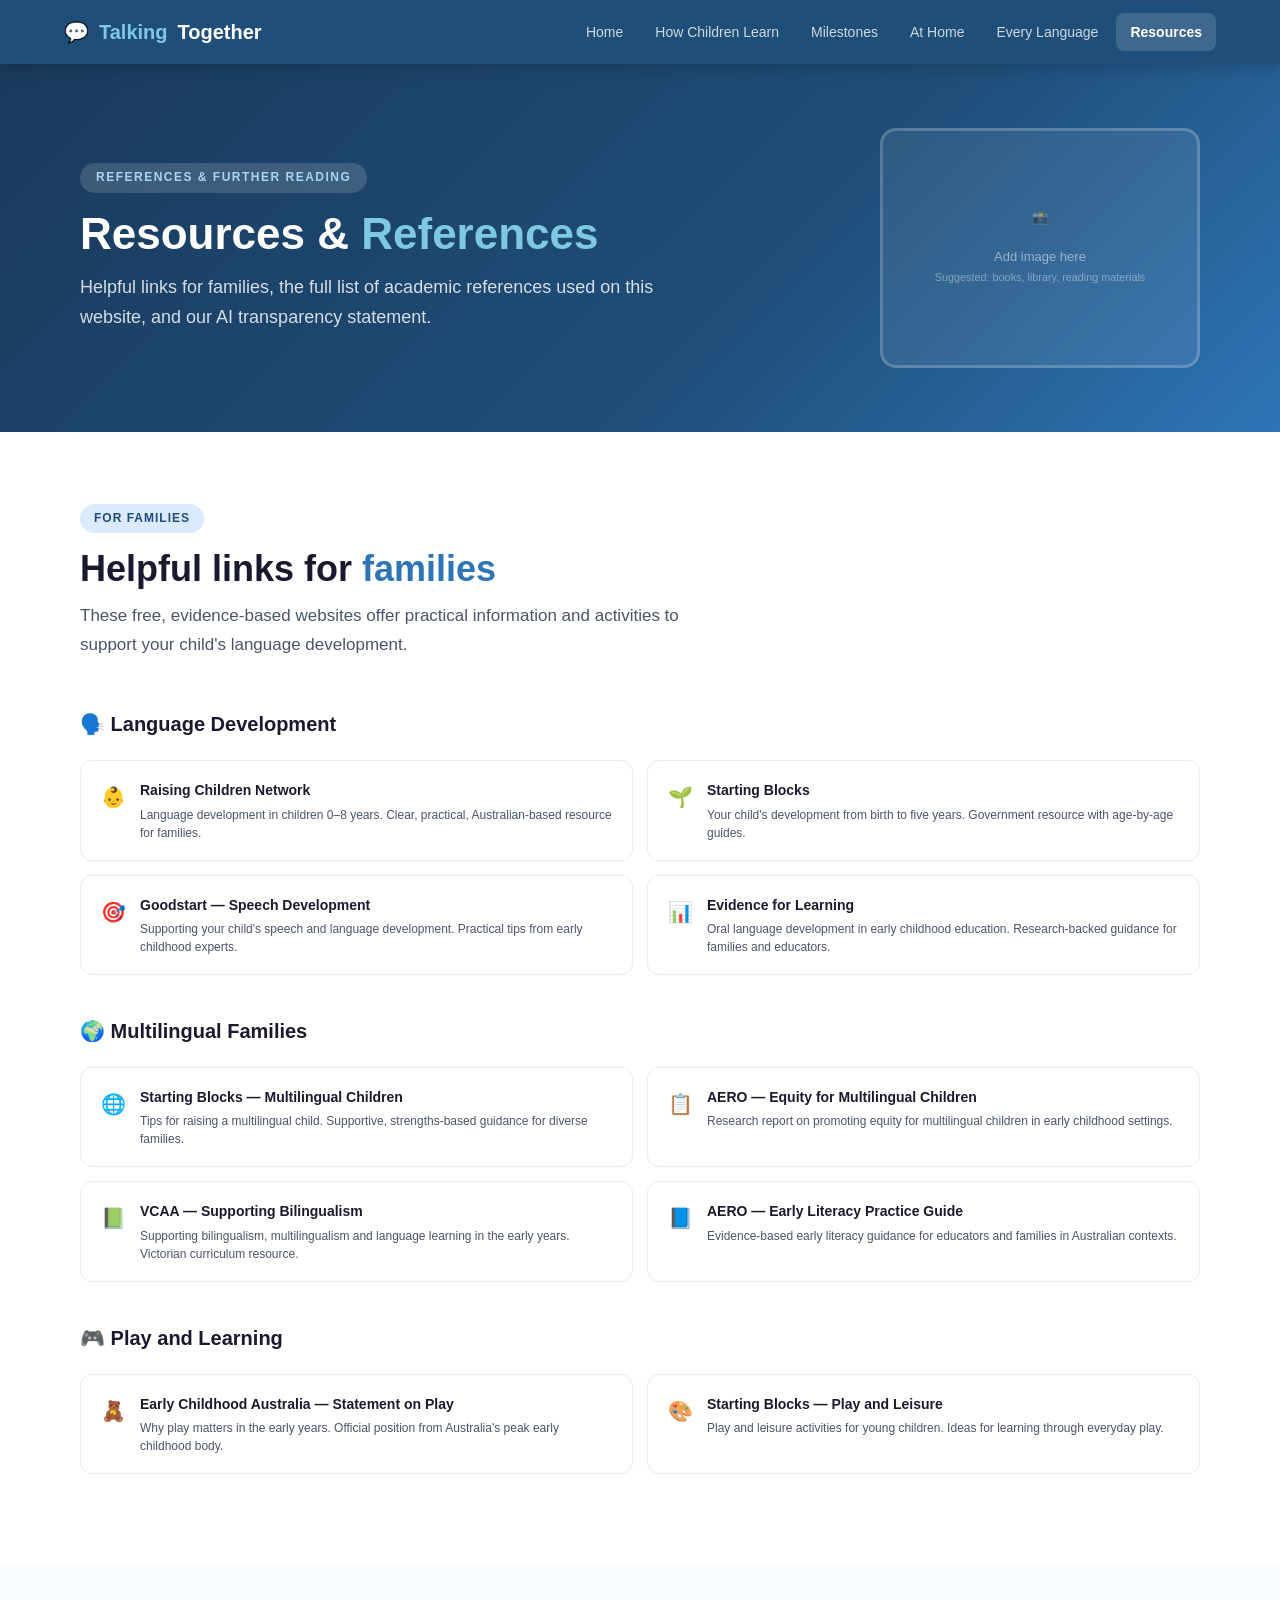
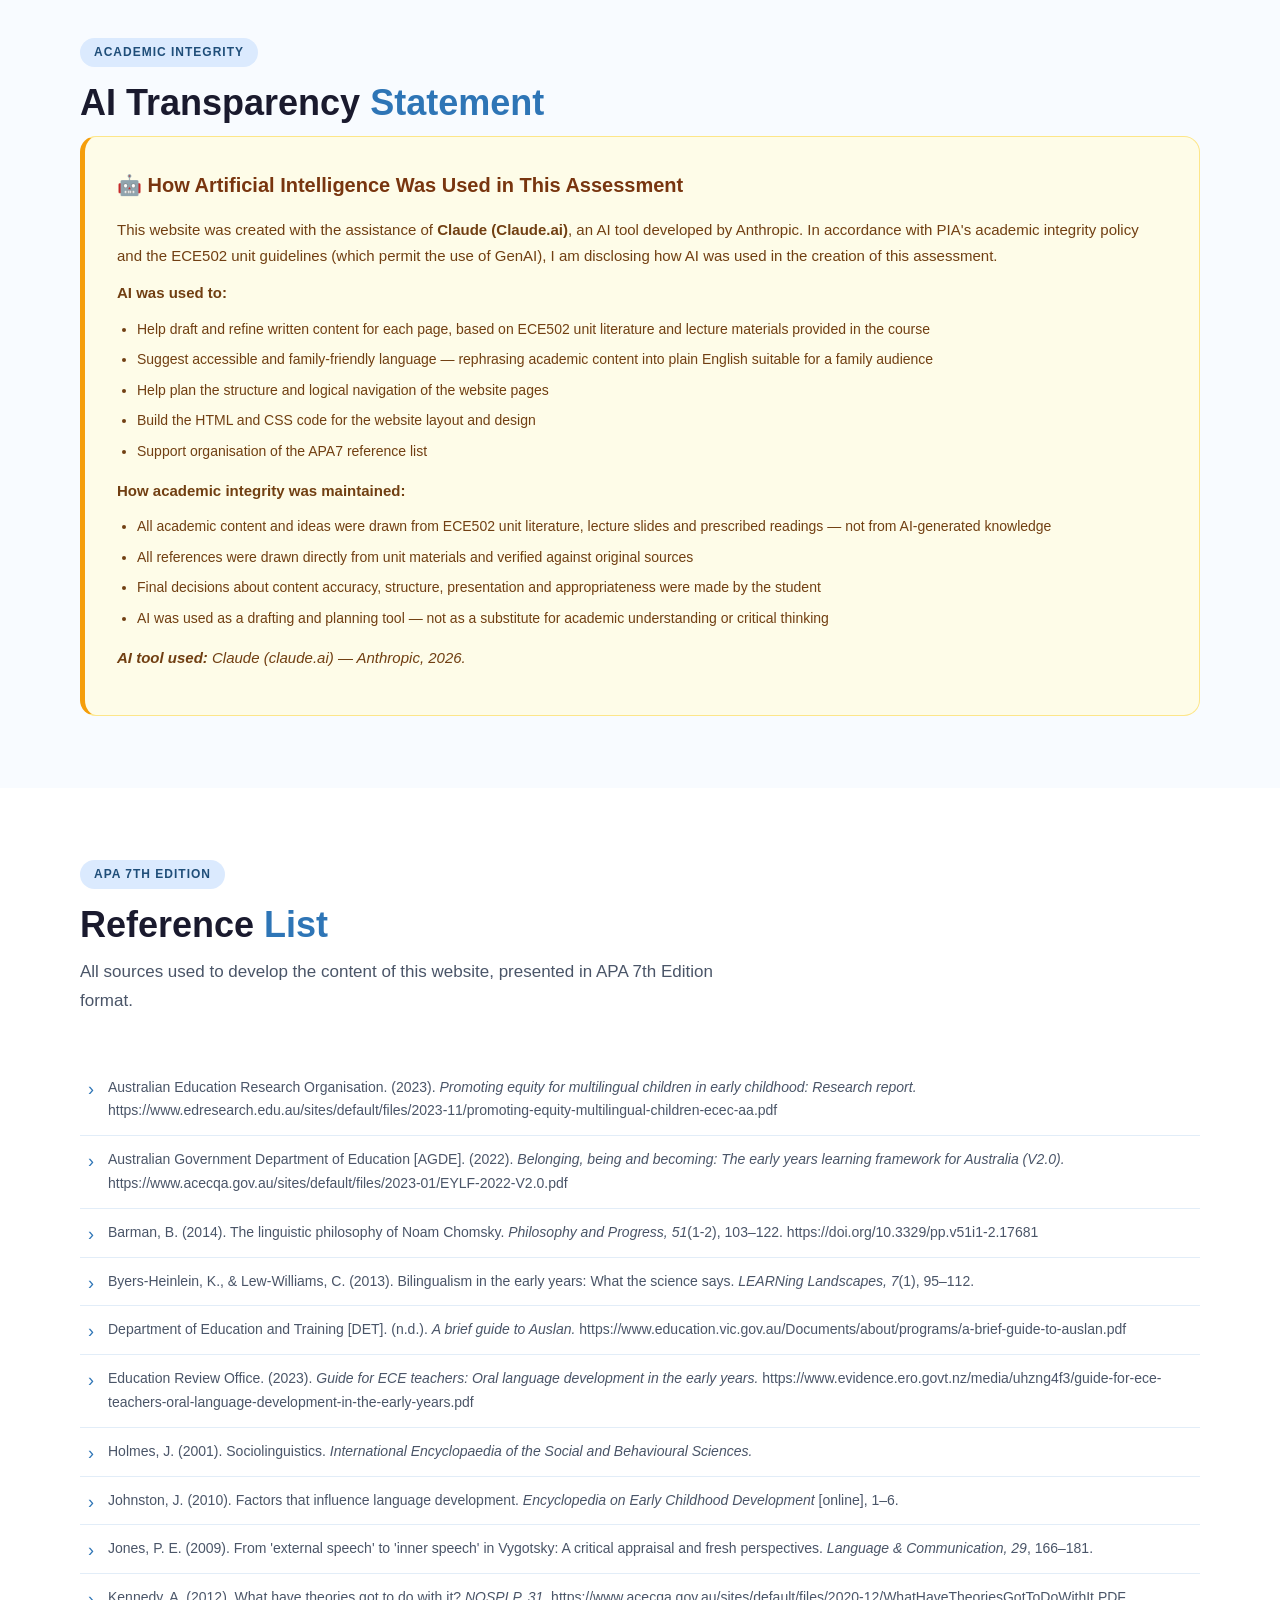
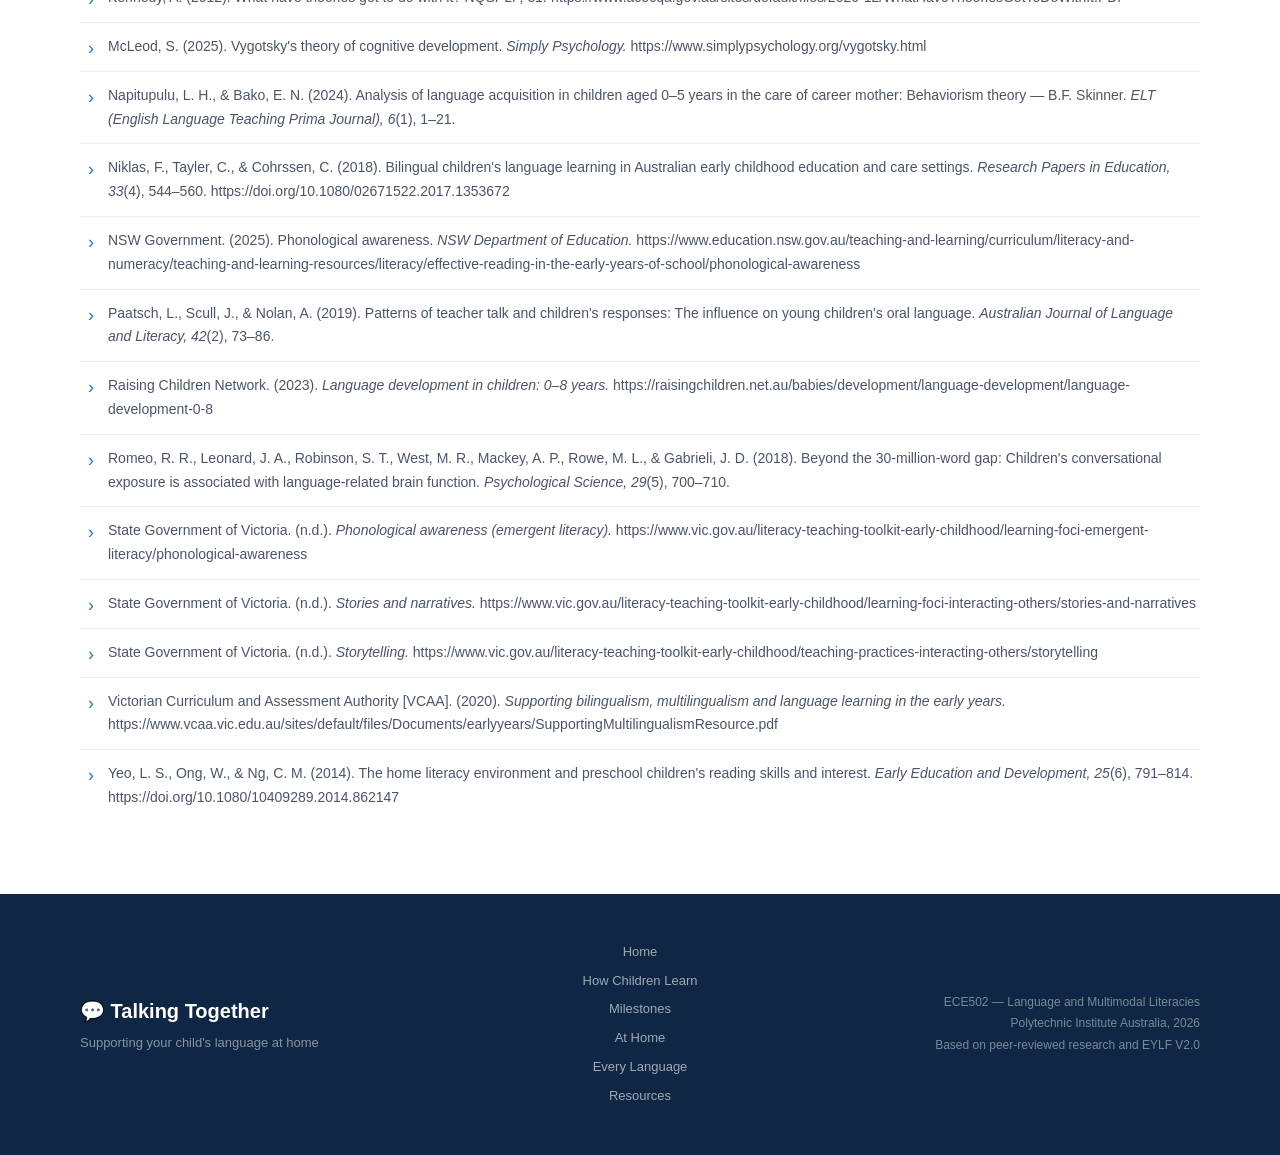
<file: pages/resources.html>
<!DOCTYPE html>
<html lang="en">
<head>
<meta charset="UTF-8">
<meta name="viewport" content="width=device-width, initial-scale=1.0">
<title>Resources | Talking Together</title>
<link rel="stylesheet" href="../css/style.css">
</head>
<body>

<nav class="navbar">
  <a href="../index.html" class="nav-brand">💬 <span>Talking</span> Together</a>
  <div class="nav-links">
    <a href="../index.html">Home</a>
    <a href="how-children-learn.html">How Children Learn</a>
    <a href="milestones.html">Milestones</a>
    <a href="at-home.html">At Home</a>
    <a href="every-language.html">Every Language</a>
    <a href="resources.html" class="active">Resources</a>
  </div>
  <div class="hamburger"><span></span><span></span><span></span></div>
</nav>

<section class="page-hero">
  <div class="page-hero-text">
    <div class="page-tag">References &amp; Further Reading</div>
    <h1>Resources &amp; <span>References</span></h1>
    <p>Helpful links for families, the full list of academic references used on this website, and our AI transparency statement.</p>
  </div>
  <div class="page-hero-img">
    📸<br><span style="font-size:13px;margin-top:8px;">Add image here<br><small style="color:rgba(255,255,255,0.4);">Suggested: books, library, reading materials</small></span>
  </div>
</section>

<!-- HELPFUL LINKS -->
<section class="section">
  <div class="section-tag">For Families</div>
  <h2 class="section-title">Helpful links for <span>families</span></h2>
  <p class="section-subtitle">These free, evidence-based websites offer practical information and activities to support your child's language development.</p>

  <h3 style="font-size:20px;font-weight:700;margin-bottom:20px;color:var(--text);">🗣️ Language Development</h3>
  <div class="link-grid" style="margin-bottom:40px;">
    <a href="https://raisingchildren.net.au/babies/development/language-development/language-development-0-8" target="_blank" class="link-card">
      <div class="link-icon">👶</div>
      <div><h4>Raising Children Network</h4><p>Language development in children 0–8 years. Clear, practical, Australian-based resource for families.</p></div>
    </a>
    <a href="https://www.startingblocks.gov.au/resources/your-childs-development" target="_blank" class="link-card">
      <div class="link-icon">🌱</div>
      <div><h4>Starting Blocks</h4><p>Your child's development from birth to five years. Government resource with age-by-age guides.</p></div>
    </a>
    <a href="https://www.goodstart.org.au/parenting/supporting-your-child-speech-development" target="_blank" class="link-card">
      <div class="link-icon">🎯</div>
      <div><h4>Goodstart — Speech Development</h4><p>Supporting your child's speech and language development. Practical tips from early childhood experts.</p></div>
    </a>
    <a href="https://evidenceforlearning.org.au/guidance-for-educators/oral-language-development-in-ece" target="_blank" class="link-card">
      <div class="link-icon">📊</div>
      <div><h4>Evidence for Learning</h4><p>Oral language development in early childhood education. Research-backed guidance for families and educators.</p></div>
    </a>
  </div>

  <h3 style="font-size:20px;font-weight:700;margin-bottom:20px;color:var(--text);">🌍 Multilingual Families</h3>
  <div class="link-grid" style="margin-bottom:40px;">
    <a href="https://www.startingblocks.gov.au/resources/tips-for-parents/tips-on-raising-a-multilingual-child" target="_blank" class="link-card">
      <div class="link-icon">🌐</div>
      <div><h4>Starting Blocks — Multilingual Children</h4><p>Tips for raising a multilingual child. Supportive, strengths-based guidance for diverse families.</p></div>
    </a>
    <a href="https://www.edresearch.edu.au/sites/default/files/2023-11/promoting-equity-multilingual-children-ecec-aa.pdf" target="_blank" class="link-card">
      <div class="link-icon">📋</div>
      <div><h4>AERO — Equity for Multilingual Children</h4><p>Research report on promoting equity for multilingual children in early childhood settings.</p></div>
    </a>
    <a href="https://www.vcaa.vic.edu.au/curriculum/early-years/curriculum-resources/supporting-bilingualism-multilingualism-and-language-learning" target="_blank" class="link-card">
      <div class="link-icon">📗</div>
      <div><h4>VCAA — Supporting Bilingualism</h4><p>Supporting bilingualism, multilingualism and language learning in the early years. Victorian curriculum resource.</p></div>
    </a>
    <a href="https://www.edresearch.edu.au/guides-resources/practice-guides/early-literacy-practice-guide" target="_blank" class="link-card">
      <div class="link-icon">📘</div>
      <div><h4>AERO — Early Literacy Practice Guide</h4><p>Evidence-based early literacy guidance for educators and families in Australian contexts.</p></div>
    </a>
  </div>

  <h3 style="font-size:20px;font-weight:700;margin-bottom:20px;color:var(--text);">🎮 Play and Learning</h3>
  <div class="link-grid" style="margin-bottom:20px;">
    <a href="https://www.earlychildhoodaustralia.org.au/wp-content/uploads/2023/10/ECA-Statement-on-Play-Oct2023.pdf" target="_blank" class="link-card">
      <div class="link-icon">🧸</div>
      <div><h4>Early Childhood Australia — Statement on Play</h4><p>Why play matters in the early years. Official position from Australia's peak early childhood body.</p></div>
    </a>
    <a href="https://www.startingblocks.gov.au/resources/play-and-leisure-activities" target="_blank" class="link-card">
      <div class="link-icon">🎨</div>
      <div><h4>Starting Blocks — Play and Leisure</h4><p>Play and leisure activities for young children. Ideas for learning through everyday play.</p></div>
    </a>
  </div>
</section>

<!-- AI TRANSPARENCY -->
<section class="section section-alt">
  <div class="section-tag">Academic Integrity</div>
  <h2 class="section-title">AI Transparency <span>Statement</span></h2>
  <div class="ai-box">
    <h3>🤖 How Artificial Intelligence Was Used in This Assessment</h3>
    <p>This website was created with the assistance of <strong>Claude (Claude.ai)</strong>, an AI tool developed by Anthropic. In accordance with PIA's academic integrity policy and the ECE502 unit guidelines (which permit the use of GenAI), I am disclosing how AI was used in the creation of this assessment.</p>
    <p><strong>AI was used to:</strong></p>
    <ul>
      <li>Help draft and refine written content for each page, based on ECE502 unit literature and lecture materials provided in the course</li>
      <li>Suggest accessible and family-friendly language — rephrasing academic content into plain English suitable for a family audience</li>
      <li>Help plan the structure and logical navigation of the website pages</li>
      <li>Build the HTML and CSS code for the website layout and design</li>
      <li>Support organisation of the APA7 reference list</li>
    </ul>
    <p style="margin-top:16px;"><strong>How academic integrity was maintained:</strong></p>
    <ul>
      <li>All academic content and ideas were drawn from ECE502 unit literature, lecture slides and prescribed readings — not from AI-generated knowledge</li>
      <li>All references were drawn directly from unit materials and verified against original sources</li>
      <li>Final decisions about content accuracy, structure, presentation and appropriateness were made by the student</li>
      <li>AI was used as a drafting and planning tool — not as a substitute for academic understanding or critical thinking</li>
    </ul>
    <p style="margin-top:16px;font-style:italic;"><strong>AI tool used:</strong> Claude (claude.ai) — Anthropic, 2026.</p>
  </div>
</section>

<!-- REFERENCE LIST -->
<section class="section">
  <div class="section-tag">APA 7th Edition</div>
  <h2 class="section-title">Reference <span>List</span></h2>
  <p class="section-subtitle">All sources used to develop the content of this website, presented in APA 7th Edition format.</p>

  <ul class="ref-list">
    <li>Australian Education Research Organisation. (2023). <em>Promoting equity for multilingual children in early childhood: Research report.</em> https://www.edresearch.edu.au/sites/default/files/2023-11/promoting-equity-multilingual-children-ecec-aa.pdf</li>
    <li>Australian Government Department of Education [AGDE]. (2022). <em>Belonging, being and becoming: The early years learning framework for Australia (V2.0).</em> https://www.acecqa.gov.au/sites/default/files/2023-01/EYLF-2022-V2.0.pdf</li>
    <li>Barman, B. (2014). The linguistic philosophy of Noam Chomsky. <em>Philosophy and Progress, 51</em>(1-2), 103–122. https://doi.org/10.3329/pp.v51i1-2.17681</li>
    <li>Byers-Heinlein, K., &amp; Lew-Williams, C. (2013). Bilingualism in the early years: What the science says. <em>LEARNing Landscapes, 7</em>(1), 95–112.</li>
    <li>Department of Education and Training [DET]. (n.d.). <em>A brief guide to Auslan.</em> https://www.education.vic.gov.au/Documents/about/programs/a-brief-guide-to-auslan.pdf</li>
    <li>Education Review Office. (2023). <em>Guide for ECE teachers: Oral language development in the early years.</em> https://www.evidence.ero.govt.nz/media/uhzng4f3/guide-for-ece-teachers-oral-language-development-in-the-early-years.pdf</li>
    <li>Holmes, J. (2001). Sociolinguistics. <em>International Encyclopaedia of the Social and Behavioural Sciences.</em></li>
    <li>Johnston, J. (2010). Factors that influence language development. <em>Encyclopedia on Early Childhood Development</em> [online], 1–6.</li>
    <li>Jones, P. E. (2009). From 'external speech' to 'inner speech' in Vygotsky: A critical appraisal and fresh perspectives. <em>Language &amp; Communication, 29</em>, 166–181.</li>
    <li>Kennedy, A. (2012). What have theories got to do with it? <em>NQSPLP, 31.</em> https://www.acecqa.gov.au/sites/default/files/2020-12/WhatHaveTheoriesGotToDoWithIt.PDF</li>
    <li>McLeod, S. (2025). Vygotsky's theory of cognitive development. <em>Simply Psychology.</em> https://www.simplypsychology.org/vygotsky.html</li>
    <li>Napitupulu, L. H., &amp; Bako, E. N. (2024). Analysis of language acquisition in children aged 0–5 years in the care of career mother: Behaviorism theory — B.F. Skinner. <em>ELT (English Language Teaching Prima Journal), 6</em>(1), 1–21.</li>
    <li>Niklas, F., Tayler, C., &amp; Cohrssen, C. (2018). Bilingual children's language learning in Australian early childhood education and care settings. <em>Research Papers in Education, 33</em>(4), 544–560. https://doi.org/10.1080/02671522.2017.1353672</li>
    <li>NSW Government. (2025). Phonological awareness. <em>NSW Department of Education.</em> https://www.education.nsw.gov.au/teaching-and-learning/curriculum/literacy-and-numeracy/teaching-and-learning-resources/literacy/effective-reading-in-the-early-years-of-school/phonological-awareness</li>
    <li>Paatsch, L., Scull, J., &amp; Nolan, A. (2019). Patterns of teacher talk and children's responses: The influence on young children's oral language. <em>Australian Journal of Language and Literacy, 42</em>(2), 73–86.</li>
    <li>Raising Children Network. (2023). <em>Language development in children: 0–8 years.</em> https://raisingchildren.net.au/babies/development/language-development/language-development-0-8</li>
    <li>Romeo, R. R., Leonard, J. A., Robinson, S. T., West, M. R., Mackey, A. P., Rowe, M. L., &amp; Gabrieli, J. D. (2018). Beyond the 30-million-word gap: Children's conversational exposure is associated with language-related brain function. <em>Psychological Science, 29</em>(5), 700–710.</li>
    <li>State Government of Victoria. (n.d.). <em>Phonological awareness (emergent literacy).</em> https://www.vic.gov.au/literacy-teaching-toolkit-early-childhood/learning-foci-emergent-literacy/phonological-awareness</li>
    <li>State Government of Victoria. (n.d.). <em>Stories and narratives.</em> https://www.vic.gov.au/literacy-teaching-toolkit-early-childhood/learning-foci-interacting-others/stories-and-narratives</li>
    <li>State Government of Victoria. (n.d.). <em>Storytelling.</em> https://www.vic.gov.au/literacy-teaching-toolkit-early-childhood/teaching-practices-interacting-others/storytelling</li>
    <li>Victorian Curriculum and Assessment Authority [VCAA]. (2020). <em>Supporting bilingualism, multilingualism and language learning in the early years.</em> https://www.vcaa.vic.edu.au/sites/default/files/Documents/earlyyears/SupportingMultilingualismResource.pdf</li>
    <li>Yeo, L. S., Ong, W., &amp; Ng, C. M. (2014). The home literacy environment and preschool children's reading skills and interest. <em>Early Education and Development, 25</em>(6), 791–814. https://doi.org/10.1080/10409289.2014.862147</li>
  </ul>
</section>

<footer class="footer">
  <div><div class="footer-brand">💬 Talking Together</div><div class="footer-tagline">Supporting your child's language at home</div></div>
  <div class="footer-nav">
    <a href="../index.html">Home</a><a href="how-children-learn.html">How Children Learn</a>
    <a href="milestones.html">Milestones</a><a href="at-home.html">At Home</a>
    <a href="every-language.html">Every Language</a><a href="resources.html">Resources</a>
  </div>
  <div class="footer-info">ECE502 — Language and Multimodal Literacies<br>Polytechnic Institute Australia, 2026<br>Based on peer-reviewed research and EYLF V2.0</div>
</footer>
<script src="../js/main.js"></script>
</body>
</html>
</file>
<file: css/style.css>
/* ═══════════════════════════════════════════
   TALKING TOGETHER — Global Styles
   ECE502 Assessment 1 | Delicia Manasseh
═══════════════════════════════════════════ */

*, *::before, *::after { margin: 0; padding: 0; box-sizing: border-box; }

:root {
  --navy:    #1F4E79;
  --blue:    #2E75B6;
  --teal:    #0d6e6e;
  --green:   #166534;
  --purple:  #5b21b6;
  --orange:  #9a3412;
  --text:    #1a1a2e;
  --muted:   #4a5568;
  --light:   #f8fbff;
  --border:  #e2edf8;
  --white:   #ffffff;
  --radius:  16px;
}

body {
  font-family: 'Segoe UI', Arial, sans-serif;
  color: var(--text);
  background: var(--white);
  line-height: 1.6;
}

/* ── NAVBAR ── */
.navbar {
  position: sticky;
  top: 0;
  z-index: 1000;
  background: var(--navy);
  display: flex;
  align-items: center;
  justify-content: space-between;
  padding: 0 64px;
  height: 64px;
  box-shadow: 0 2px 16px rgba(0,0,0,0.2);
}
.nav-brand {
  font-size: 20px;
  font-weight: 800;
  color: #fff;
  text-decoration: none;
  display: flex;
  align-items: center;
  gap: 10px;
}
.nav-brand span { color: #7ec8e3; }
.nav-links { display: flex; gap: 4px; align-items: center; }
.nav-links a {
  color: rgba(255,255,255,0.78);
  text-decoration: none;
  font-size: 14px;
  font-weight: 500;
  padding: 8px 14px;
  border-radius: 8px;
  transition: background 0.2s, color 0.2s;
  white-space: nowrap;
}
.nav-links a:hover,
.nav-links a.active {
  background: rgba(255,255,255,0.15);
  color: #fff;
}
.nav-links a.active { font-weight: 700; }
.hamburger {
  display: none;
  flex-direction: column;
  gap: 5px;
  cursor: pointer;
  padding: 8px;
}
.hamburger span {
  width: 24px; height: 2px;
  background: #fff;
  border-radius: 2px;
  transition: all 0.3s;
}

/* ── PAGE HERO ── */
.page-hero {
  background: linear-gradient(135deg, #1a3a5c 0%, var(--navy) 60%, var(--blue) 100%);
  padding: 64px 80px;
  display: flex;
  align-items: center;
  justify-content: space-between;
  gap: 40px;
  min-height: 300px;
}
.page-hero-text { flex: 1; }
.page-tag {
  display: inline-block;
  background: rgba(255,255,255,0.15);
  color: #a8d4f5;
  font-size: 12px;
  font-weight: 700;
  letter-spacing: 1.5px;
  text-transform: uppercase;
  padding: 5px 16px;
  border-radius: 20px;
  margin-bottom: 16px;
}
.page-hero h1 {
  font-size: 44px;
  font-weight: 800;
  color: #fff;
  line-height: 1.15;
  margin-bottom: 14px;
}
.page-hero h1 span { color: #7ec8e3; }
.page-hero p {
  font-size: 18px;
  color: rgba(255,255,255,0.82);
  line-height: 1.65;
  max-width: 580px;
}
.page-hero-img {
  flex: 0 0 320px;
  height: 240px;
  border-radius: var(--radius);
  overflow: hidden;
  border: 3px solid rgba(255,255,255,0.2);
  background: rgba(255,255,255,0.08);
  display: flex;
  align-items: center;
  justify-content: center;
  flex-direction: column;
  gap: 10px;
  color: rgba(255,255,255,0.5);
  font-size: 13px;
  text-align: center;
}
.page-hero-img img {
  width: 100%; height: 100%; object-fit: cover;
}

/* ── SECTIONS ── */
.section { padding: 72px 80px; }
.section-alt { background: var(--light); }
.section-center { text-align: center; }

.section-tag {
  display: inline-block;
  background: #dbeafe;
  color: var(--navy);
  font-size: 12px;
  font-weight: 700;
  letter-spacing: 1px;
  text-transform: uppercase;
  padding: 5px 14px;
  border-radius: 20px;
  margin-bottom: 14px;
}
.section-title {
  font-size: 36px;
  font-weight: 800;
  color: var(--text);
  margin-bottom: 12px;
  line-height: 1.2;
}
.section-title span { color: var(--blue); }
.section-subtitle {
  font-size: 17px;
  color: var(--muted);
  line-height: 1.7;
  max-width: 640px;
  margin-bottom: 48px;
}
.section-center .section-subtitle { margin: 0 auto 48px; }

/* ── CARDS ── */
.card {
  background: var(--white);
  border: 1px solid var(--border);
  border-radius: var(--radius);
  padding: 32px;
  transition: box-shadow 0.25s, transform 0.25s;
}
.card:hover {
  box-shadow: 0 8px 32px rgba(31,78,121,0.1);
  transform: translateY(-3px);
}

/* ── GRIDS ── */
.grid-2 { display: grid; grid-template-columns: 1fr 1fr; gap: 24px; }
.grid-3 { display: grid; grid-template-columns: repeat(3,1fr); gap: 20px; }
.grid-4 { display: grid; grid-template-columns: repeat(4,1fr); gap: 20px; }

/* ── ICON BOX ── */
.icon-box {
  width: 52px; height: 52px;
  border-radius: 14px;
  display: flex; align-items: center; justify-content: center;
  font-size: 24px; flex-shrink: 0;
}
.ib-blue   { background: #dbeafe; }
.ib-green  { background: #dcfce7; }
.ib-orange { background: #ffedd5; }
.ib-purple { background: #f3e8ff; }
.ib-teal   { background: #ccfbf1; }
.ib-pink   { background: #fce7f3; }

/* ── QUOTE BLOCK ── */
.quote-band {
  background: var(--navy);
  padding: 64px 80px;
  text-align: center;
}
.quote-text {
  font-size: 24px;
  font-weight: 700;
  color: #fff;
  line-height: 1.6;
  max-width: 780px;
  margin: 0 auto 16px;
  font-style: italic;
}
.quote-source { font-size: 14px; color: rgba(255,255,255,0.55); }

/* ── INLINE QUOTE ── */
.inline-quote {
  border-left: 4px solid var(--blue);
  padding: 16px 24px;
  background: #f0f7ff;
  border-radius: 0 12px 12px 0;
  margin: 24px 0;
  font-style: italic;
  color: var(--muted);
  font-size: 16px;
  line-height: 1.7;
}
.inline-quote cite { display: block; font-size: 13px; margin-top: 8px; color: #94a3b8; font-style: normal; }

/* ── BUTTONS ── */
.btn {
  display: inline-block;
  padding: 13px 28px;
  border-radius: 50px;
  font-size: 15px;
  font-weight: 700;
  text-decoration: none;
  border: none;
  cursor: pointer;
  transition: transform 0.2s, box-shadow 0.2s;
}
.btn:hover { transform: translateY(-2px); box-shadow: 0 6px 20px rgba(0,0,0,0.15); }
.btn-primary { background: var(--navy); color: #fff; }
.btn-white   { background: #fff; color: var(--navy); }
.btn-outline { background: transparent; color: var(--navy); border: 2px solid var(--navy); }

/* ── STATS BAR ── */
.stats-bar {
  background: #f0f7ff;
  border-bottom: 1px solid #d0e4f5;
  padding: 24px 80px;
  display: flex;
}
.stat { flex: 1; text-align: center; padding: 0 20px; border-right: 1px solid #c5d9ee; }
.stat:last-child { border-right: none; }
.stat-number { font-size: 32px; font-weight: 800; color: var(--navy); }
.stat-label  { font-size: 13px; color: #5a7a9a; margin-top: 4px; }

/* ── TIP CARDS ── */
.tip-card {
  background: var(--white);
  border: 1px solid var(--border);
  border-radius: var(--radius);
  padding: 28px 24px;
  border-top: 4px solid;
}
.tc-blue   { border-top-color: var(--blue); }
.tc-green  { border-top-color: #059669; }
.tc-orange { border-top-color: #d97706; }
.tc-purple { border-top-color: #7c3aed; }
.tc-pink   { border-top-color: #db2777; }
.tc-teal   { border-top-color: #0891b2; }
.tip-num { font-size: 11px; font-weight: 700; letter-spacing: 1px; color: #94a3b8; text-transform: uppercase; margin-bottom: 10px; }
.tip-card h3 { font-size: 17px; font-weight: 700; color: var(--text); margin-bottom: 8px; }
.tip-card p  { font-size: 14px; color: var(--muted); line-height: 1.65; }
.tip-card cite { font-size: 12px; color: #94a3b8; font-style: italic; display: block; margin-top: 10px; }

/* ── MILESTONE STRIP ── */
.milestone-strip {
  display: grid;
  grid-template-columns: repeat(4,1fr);
  border-radius: 20px;
  overflow: hidden;
  border: 1px solid var(--border);
}
.milestone { padding: 36px 28px; }
.ms-navy   { background: var(--navy); }
.ms-teal   { background: var(--teal); }
.ms-green  { background: var(--green); }
.ms-purple { background: var(--purple); }
.milestone-age   { font-size: 11px; font-weight: 700; letter-spacing: 1px; text-transform: uppercase; color: rgba(255,255,255,0.65); margin-bottom: 10px; }
.milestone-stage { font-size: 17px; font-weight: 800; color: #fff; margin-bottom: 16px; line-height: 1.3; }
.milestone-pts   { list-style: none; }
.milestone-pts li { font-size: 13px; color: rgba(255,255,255,0.82); padding: 5px 0 5px 18px; position: relative; line-height: 1.5; }
.milestone-pts li::before { content: '›'; position: absolute; left: 5px; color: rgba(255,255,255,0.45); font-size: 16px; line-height: 1.3; }

/* ── MYTH CARDS ── */
.myth-pair { margin-bottom: 24px; }
.myth-item { padding: 16px 20px; border-radius: 12px; margin-bottom: 8px; }
.myth-false { background: #fef2f2; border-left: 4px solid #ef4444; }
.myth-true  { background: #f0fdf4; border-left: 4px solid #16a34a; }
.myth-label { font-size: 11px; font-weight: 700; letter-spacing: 0.5px; margin-bottom: 5px; }
.myth-false .myth-label { color: #dc2626; }
.myth-true  .myth-label { color: #15803d; }
.myth-item p { font-size: 14px; color: var(--muted); line-height: 1.6; }

/* ── NAV CARDS (page links) ── */
.nav-page-cards { display: grid; grid-template-columns: repeat(3,1fr); gap: 16px; }
.nav-page-card {
  border-radius: var(--radius);
  padding: 28px 22px 48px;
  text-decoration: none;
  display: block;
  transition: transform 0.2s, box-shadow 0.2s;
  position: relative;
  overflow: hidden;
}
.nav-page-card:hover { transform: translateY(-4px); box-shadow: 0 16px 40px rgba(0,0,0,0.15); }
.npc-icon { font-size: 30px; margin-bottom: 14px; }
.nav-page-card h3 { font-size: 17px; font-weight: 700; color: #fff; margin-bottom: 8px; }
.nav-page-card p  { font-size: 13px; color: rgba(255,255,255,0.73); line-height: 1.55; }
.npc-arrow { position: absolute; bottom: 18px; right: 20px; color: rgba(255,255,255,0.4); font-size: 22px; }
.npc-1 { background: var(--navy); }
.npc-2 { background: var(--teal); }
.npc-3 { background: var(--purple); }
.npc-4 { background: var(--green); }
.npc-5 { background: var(--orange); }
.npc-home { background: #374151; }

/* ── REFERENCE LIST ── */
.ref-list { list-style: none; }
.ref-list li {
  padding: 12px 0 12px 28px;
  border-bottom: 1px solid var(--border);
  font-size: 14px;
  color: var(--muted);
  line-height: 1.7;
  position: relative;
}
.ref-list li::before { content: '›'; position: absolute; left: 8px; color: var(--blue); font-size: 18px; line-height: 1.5; }
.ref-list li:last-child { border-bottom: none; }
.ref-list a { color: var(--blue); }

/* ── LINK GRID ── */
.link-grid { display: grid; grid-template-columns: 1fr 1fr; gap: 14px; }
.link-card {
  background: var(--white);
  border: 1px solid var(--border);
  border-radius: 12px;
  padding: 18px 20px;
  text-decoration: none;
  display: flex;
  gap: 14px;
  align-items: flex-start;
  transition: box-shadow 0.2s, transform 0.2s;
}
.link-card:hover { box-shadow: 0 4px 20px rgba(31,78,121,0.1); transform: translateY(-2px); }
.link-icon { font-size: 20px; flex-shrink: 0; margin-top: 2px; }
.link-card h4 { font-size: 14px; font-weight: 700; color: var(--text); margin-bottom: 4px; }
.link-card p  { font-size: 12px; color: var(--muted); line-height: 1.5; }

/* ── AI TRANSPARENCY BOX ── */
.ai-box {
  background: #fefce8;
  border: 1px solid #fde68a;
  border-left: 5px solid #f59e0b;
  border-radius: var(--radius);
  padding: 32px;
}
.ai-box h3 { font-size: 20px; font-weight: 700; color: #78350f; margin-bottom: 16px; }
.ai-box p  { font-size: 15px; color: #713f12; line-height: 1.7; margin-bottom: 12px; }
.ai-box ul { padding-left: 20px; }
.ai-box ul li { font-size: 14px; color: #713f12; margin-bottom: 8px; line-height: 1.6; }

/* ── FOOTER ── */
.footer {
  background: #0f2744;
  padding: 48px 80px;
  display: grid;
  grid-template-columns: 1fr auto 1fr;
  align-items: center;
  gap: 32px;
}
.footer-brand { font-size: 20px; font-weight: 800; color: #fff; margin-bottom: 6px; }
.footer-tagline { font-size: 13px; color: rgba(255,255,255,0.5); }
.footer-nav { display: flex; flex-direction: column; gap: 8px; align-items: center; }
.footer-nav a { color: rgba(255,255,255,0.6); text-decoration: none; font-size: 13px; transition: color 0.2s; }
.footer-nav a:hover { color: #fff; }
.footer-info { text-align: right; font-size: 12px; color: rgba(255,255,255,0.45); line-height: 1.8; }

/* ── RESPONSIVE ── */
@media (max-width: 1024px) {
  .navbar { padding: 0 32px; }
  .nav-links { gap: 0; }
  .nav-links a { padding: 8px 10px; font-size: 13px; }
  .section { padding: 56px 40px; }
  .page-hero { padding: 48px 40px; }
  .quote-band { padding: 56px 40px; }
  .footer { padding: 40px; }
  .stats-bar { padding: 24px 40px; }
}

@media (max-width: 768px) {
  .navbar { padding: 0 20px; }
  .nav-links { display: none; flex-direction: column; position: absolute; top: 64px; left: 0; right: 0; background: var(--navy); padding: 16px 20px; gap: 4px; }
  .nav-links.open { display: flex; }
  .hamburger { display: flex; }
  .page-hero { flex-direction: column; padding: 40px 24px; }
  .page-hero h1 { font-size: 32px; }
  .page-hero-img { flex: 0 0 220px; width: 100%; }
  .section { padding: 48px 24px; }
  .grid-2, .grid-3, .grid-4 { grid-template-columns: 1fr; }
  .milestone-strip { grid-template-columns: 1fr 1fr; }
  .nav-page-cards { grid-template-columns: 1fr; }
  .link-grid { grid-template-columns: 1fr; }
  .stats-bar { flex-direction: column; padding: 24px; gap: 20px; }
  .stat { border-right: none; border-bottom: 1px solid #c5d9ee; padding-bottom: 20px; }
  .stat:last-child { border-bottom: none; }
  .quote-band { padding: 48px 24px; }
  .quote-text { font-size: 20px; }
  .footer { grid-template-columns: 1fr; padding: 36px 24px; text-align: center; }
  .footer-info { text-align: center; }
  .footer-nav { flex-direction: row; flex-wrap: wrap; justify-content: center; }
}
</file>
